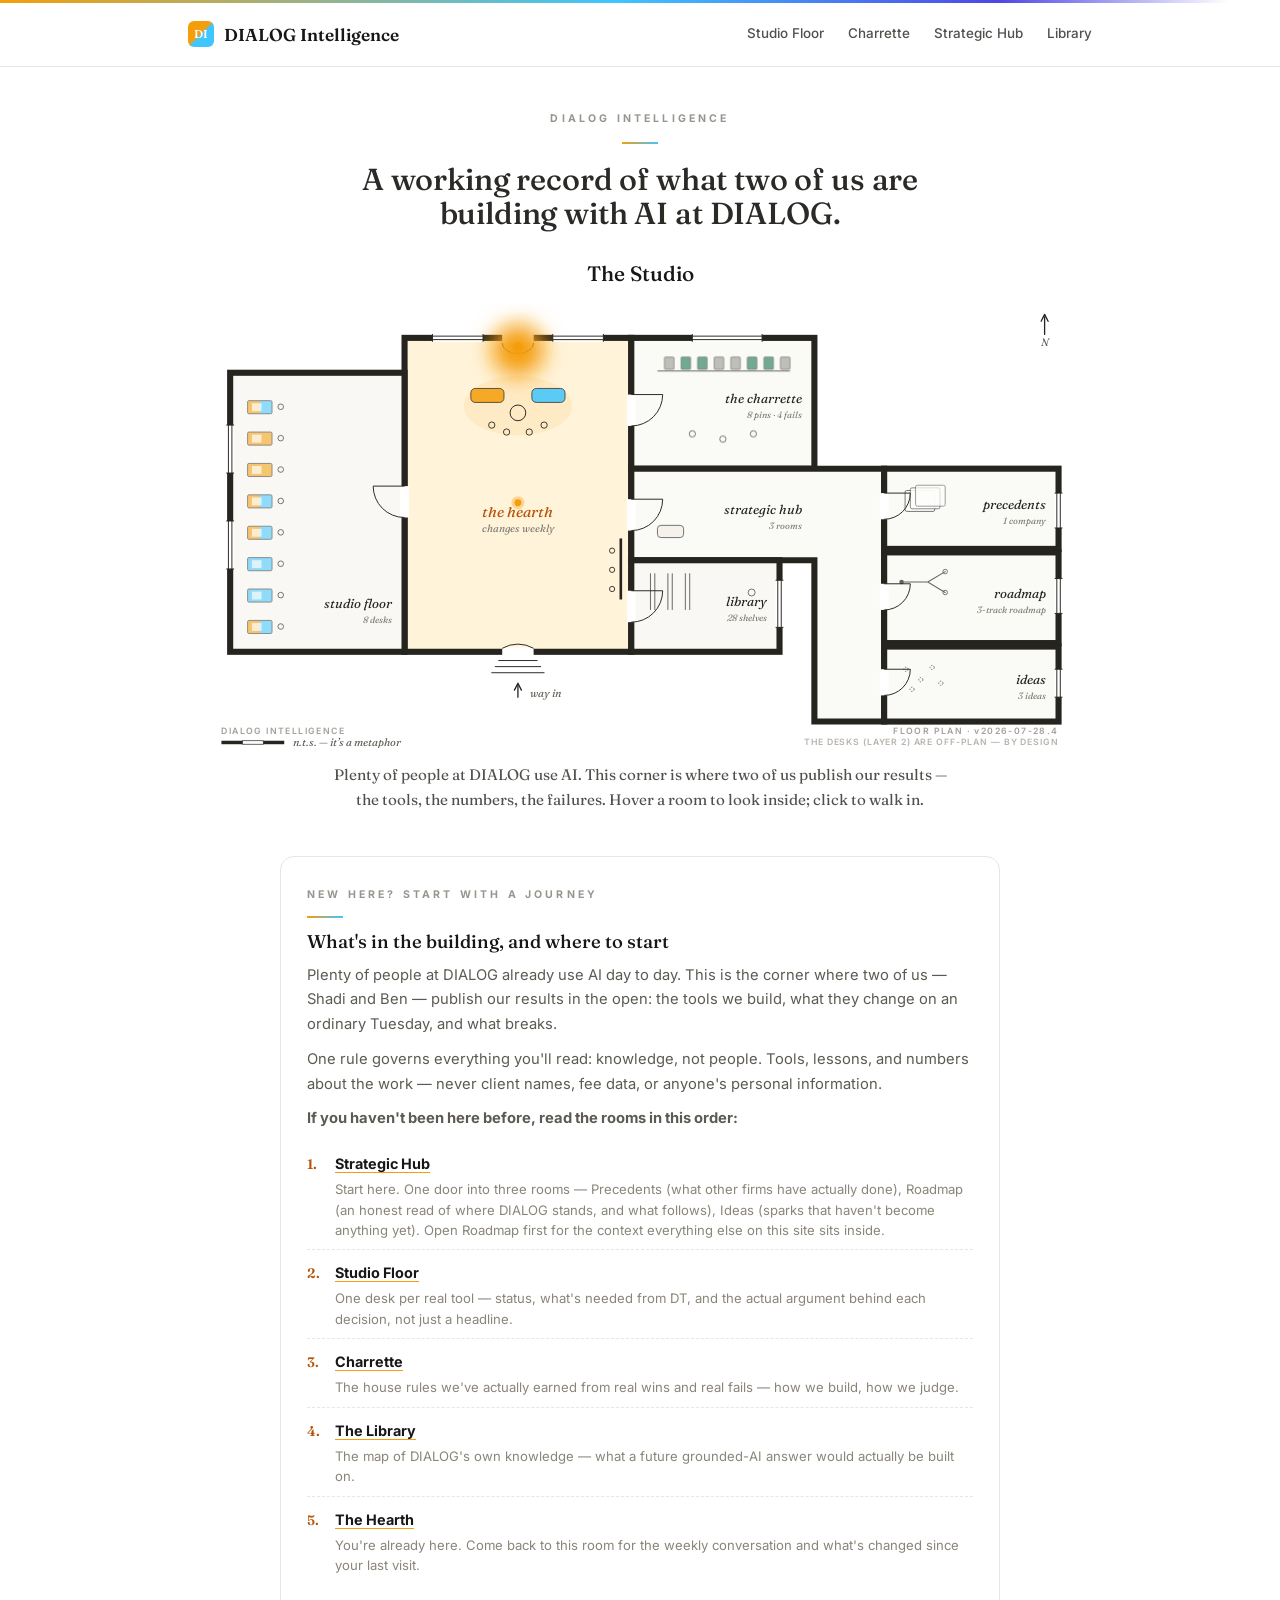
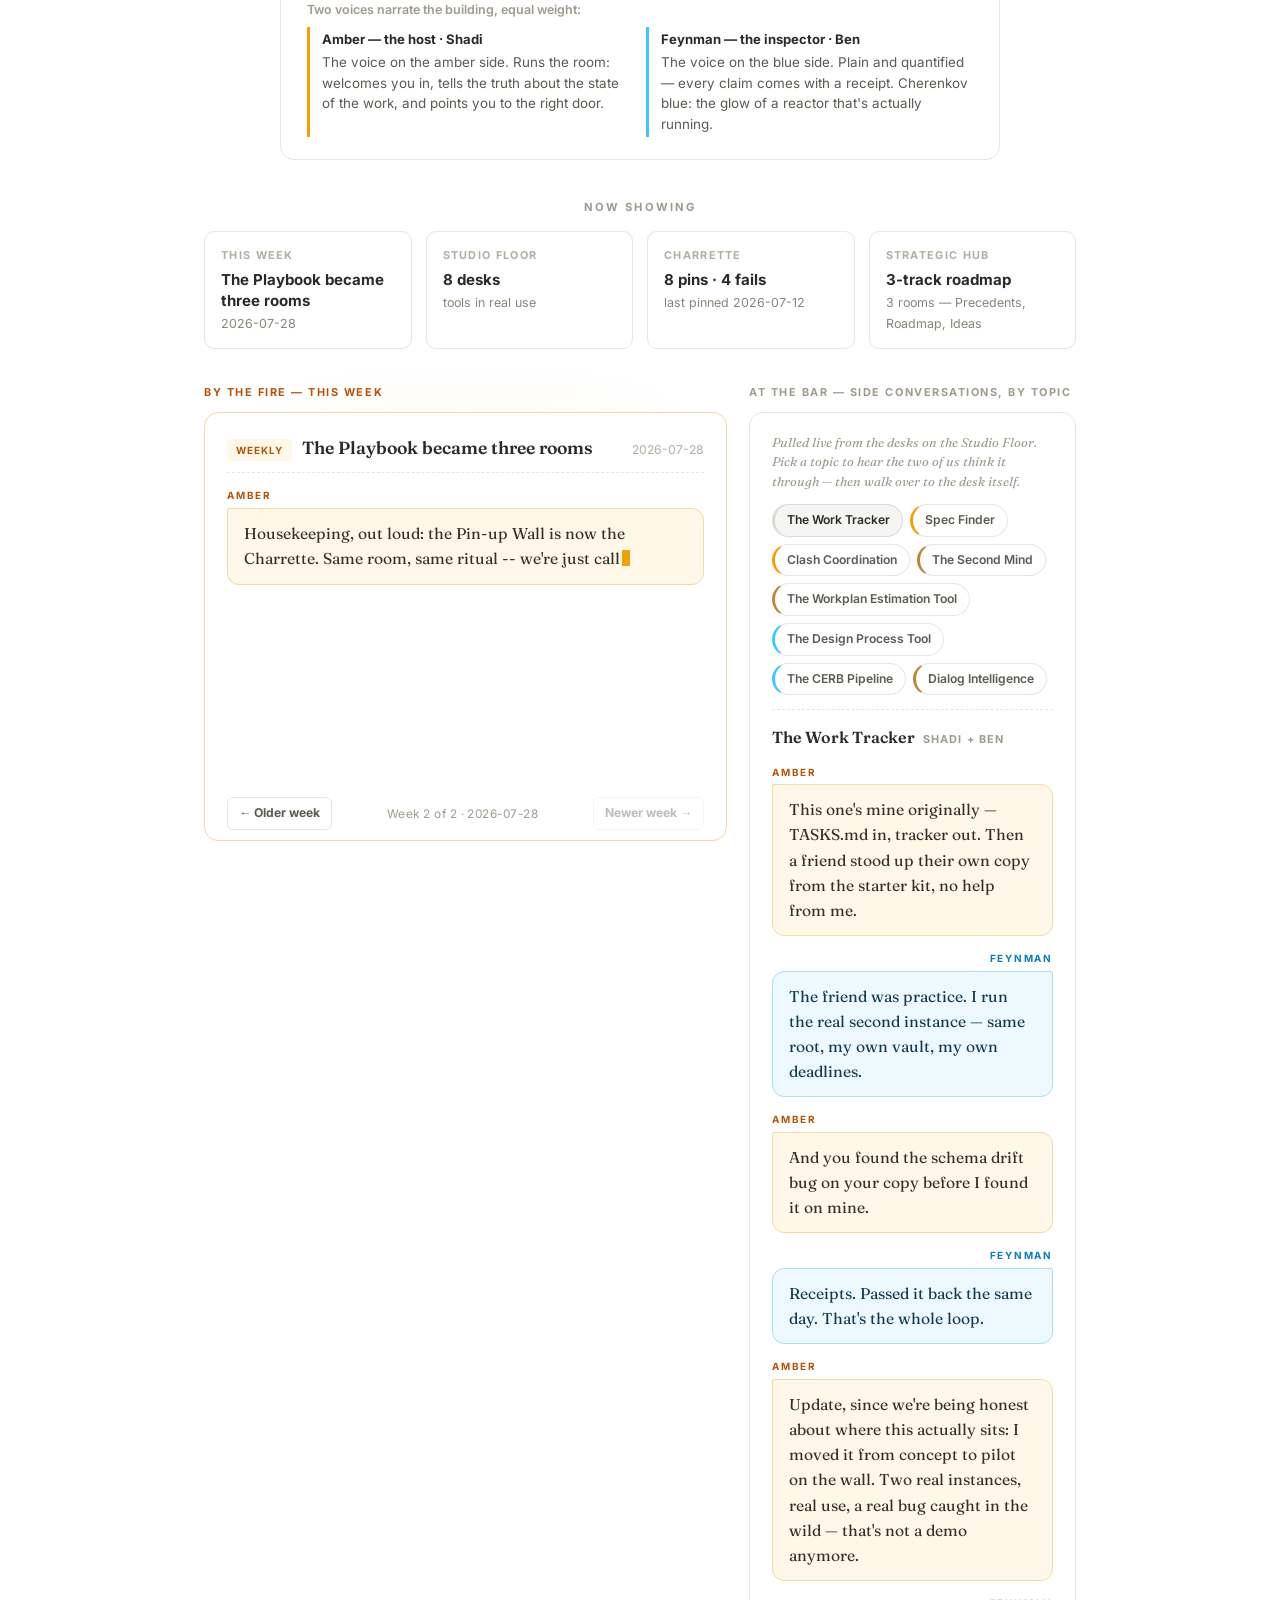
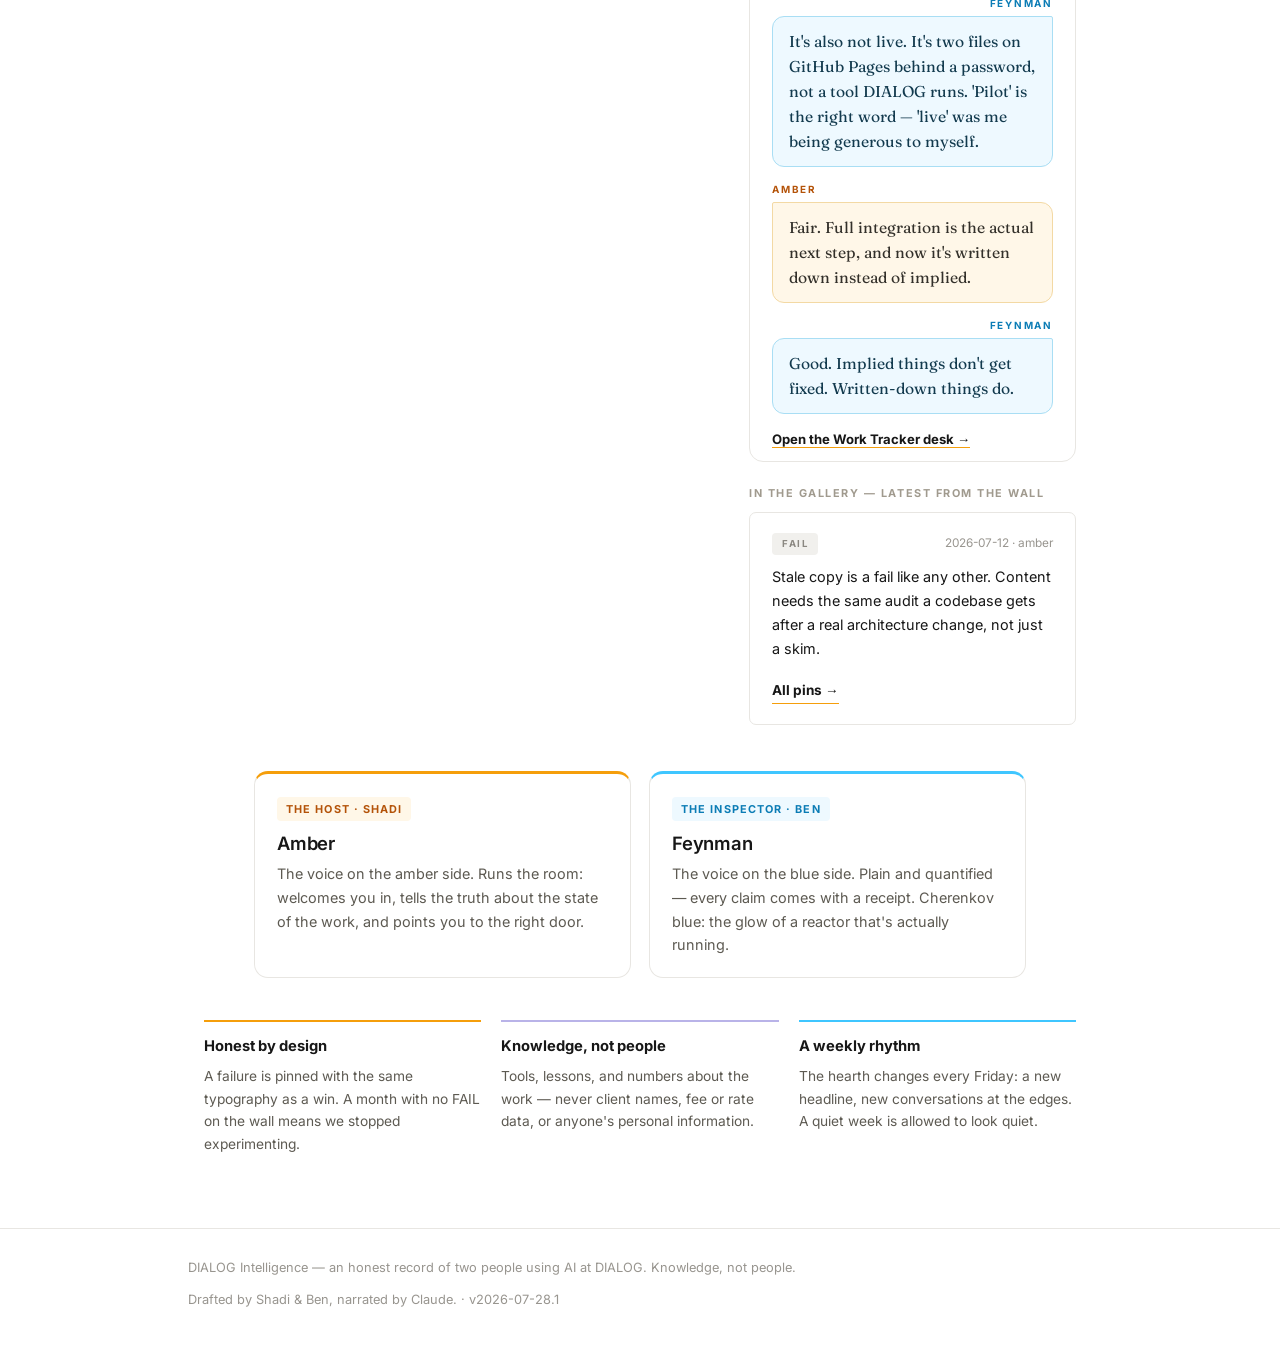
<file: index.html>
<!DOCTYPE html>
<!-- The Hearth — front of house of DIALOG Intelligence. The plan introduces the building;
     the fire holds this week's conversation and can page back through older weeks; the bar
     holds the real per-topic side-talk pulled live from the desks; the gallery shows the
     latest pin. A short intro up top orients anyone arriving for the first time.
     The Boardroom (presentation mode) was retired 2026-07-24 — DT reviews the real Studio
     Floor now, not a separate pitch page; a second hand-authored surface just meant two
     things to keep honest instead of one. -->
<html lang="en">
<head>
<meta charset="UTF-8">
<meta name="viewport" content="width=device-width, initial-scale=1.0">
<title>DIALOG Intelligence — The Hearth</title>
<link rel="stylesheet" href="assets/style.css">
<style>
  .hero{padding:36px 0 8px;}
  .hero h1{font-size:1.9rem;max-width:32ch;margin:0 auto;color:#2b2a27;}
  .plan-title{font-family:var(--serif);font-weight:500;font-size:1.3rem;color:#171717;margin:30px 0 -10px;}

  /* the intro — orient a first-time visitor before the fire starts talking */
  .intro{max-width:720px;margin:30px auto 0;padding:22px 26px;border:1px solid var(--line);border-radius:14px;background:var(--card);}
  .intro .eyebrow{margin-bottom:12px;}
  .intro .eyebrow::after{margin:12px 0 0;}
  .intro h2{font-size:1.15rem;margin:0 0 10px;}
  .intro p{font-size:.92rem;line-height:1.68;color:#5d5a52;margin:0 0 10px;}
  .intro p:last-of-type{margin-bottom:0;}
  .intro .who-note{font-size:.78rem;color:#a09a8e;margin:16px 0 8px;font-weight:600;}
  .intro-voices{display:grid;grid-template-columns:1fr 1fr;gap:12px;margin-top:6px;}
  @media(max-width:560px){.intro-voices{grid-template-columns:1fr;}}
  .intro-voice{border-left:3px solid var(--line);padding:2px 0 2px 12px;font-size:.84rem;line-height:1.55;color:#5d5a52;}
  .intro-voice.amber{border-left-color:var(--amber);}
  .intro-voice.ben{border-left-color:var(--cheren);}
  .intro-voice b{display:block;color:#2b2a27;font-size:.82rem;margin-bottom:2px;}

  .intro-journey-label{font-size:.78rem;font-weight:700;color:#b45309;margin:18px 0 10px;}
  .intro-journey{margin:0;padding:0;list-style:none;counter-reset:journey;}
  .intro-journey-item{display:flex;gap:12px;align-items:baseline;padding:9px 0;border-top:1px dashed var(--line);}
  .intro-journey-item:first-child{border-top:none;}
  .intro-journey-n{flex:0 0 auto;font-family:var(--serif);font-weight:700;font-size:.86rem;color:#b45309;width:16px;}
  .intro-journey-body{flex:1;min-width:0;}
  .intro-journey-body a{font-weight:700;font-size:.9rem;}
  .intro-journey-why{display:block;font-size:.82rem;color:#8a8579;line-height:1.55;margin-top:2px;}

  /* since your last visit */
  .since{max-width:640px;margin:18px auto 0;text-align:center;font-size:.85rem;color:#8a8579;}
  .since b{color:#b45309;font-weight:700;}

  /* now-showing panel */
  .now-label{font-size:.7rem;font-weight:700;letter-spacing:.18em;text-transform:uppercase;color:#a09a8e;text-align:center;margin:38px 0 14px;}
  .now{max-width:920px;margin:0 auto;padding:0 24px;display:grid;grid-template-columns:repeat(4,1fr);gap:14px;}
  @media(max-width:760px){.now{grid-template-columns:repeat(2,1fr);}}
  .now a{border-bottom:none;}
  .now .tile{background:var(--card);border:1px solid var(--line);border-radius:10px;padding:14px 16px;height:100%;transition:border-color .15s, box-shadow .15s;}
  .now a:hover .tile{border-color:var(--amber-line);box-shadow:0 6px 18px rgba(245,158,11,.10);}
  .now .k{display:block;font-size:.68rem;font-weight:800;letter-spacing:.12em;text-transform:uppercase;color:#b3aea2;margin-bottom:4px;}
  .now .v{display:block;font-weight:700;color:#2b2a27;font-size:.94rem;line-height:1.4;}
  .now .s{display:block;font-size:.78rem;color:#8a8579;margin-top:2px;}

  /* the staged room */
  .room{max-width:920px;margin:34px auto 0;padding:0 24px;display:grid;grid-template-columns:1.6fr 1fr;gap:22px;align-items:start;}
  @media(max-width:820px){.room{grid-template-columns:1fr;}}
  .spot-label{font-size:.68rem;font-weight:800;letter-spacing:.14em;text-transform:uppercase;color:#b45309;margin:0 0 10px;}
  .edge .spot-label{color:#a09a8e;}
  .spot{border-radius:14px;border:1px solid var(--line);background:var(--card);padding:20px 22px 10px;}
  .spot.quiet{padding:18px 20px;font-size:.9rem;color:#8a8579;font-style:italic;line-height:1.65;border-style:dashed;background:transparent;font-family:var(--serif);}
  .edge > div + div{margin-top:22px;}

  /* the fire: glows by freshness — dim embers mean we haven't fed it */
  .fire-wrap{position:relative;}
  .fire-wrap::before{content:"";position:absolute;inset:-16px;border-radius:26px;z-index:0;
    background:radial-gradient(65% 75% at 50% 20%, rgba(245,158,11,.5), transparent 70%);
    filter:blur(26px);opacity:calc(var(--glow,1)*.45);animation:breathe 7s ease-in-out infinite;}
  @keyframes breathe{50%{opacity:calc(var(--glow,1)*.8);}}
  .spot.fire{position:relative;z-index:1;border-color:var(--amber-line);background:#ffffff;}
  .spot-head{display:flex;align-items:baseline;gap:10px;flex-wrap:wrap;margin-bottom:14px;padding-bottom:10px;border-bottom:1px dashed var(--line);}
  .spot-head .t-topic{font-family:var(--serif);font-weight:600;font-size:1.1rem;color:#2b2a27;}
  .spot-head .t-date{font-size:.76rem;color:#b3aea2;margin-left:auto;}
  .t-tag{font-size:.62rem;font-weight:800;letter-spacing:.1em;text-transform:uppercase;padding:3px 9px;border-radius:4px;}
  .t-tag.weekly{background:var(--amber-wash);color:#b45309;}
  .t-tag.intro{background:linear-gradient(90deg,var(--amber-wash),var(--cheren-wash));color:#5d5a52;}
  .fire-handoff{margin:6px 0 12px;opacity:0;transition:opacity .8s;}
  .fire-handoff.on{opacity:1;}
  .fire-handoff a{font-weight:700;font-size:.92rem;}

  /* week switcher — page back through older weeks */
  .fire-nav{display:flex;align-items:center;gap:10px;margin:12px 0 0;font-size:.78rem;color:#8a8579;}
  .fire-nav button{font:inherit;font-size:.76rem;font-weight:700;color:#5d5a52;background:var(--card);border:1px solid var(--line);border-radius:6px;padding:5px 11px;cursor:pointer;transition:border-color .15s,color .15s;}
  .fire-nav button:hover:not(:disabled){border-color:var(--amber-line);color:#b45309;}
  .fire-nav button:disabled{opacity:.4;cursor:default;}
  .fire-nav .fire-index{margin:0 auto;font-size:.74rem;color:#a09a8e;letter-spacing:.04em;}

  .gallery-link{display:inline-block;margin-top:12px;font-size:.85rem;font-weight:700;}

  /* the bar — real per-topic side conversations, pulled from the desks */
  .bar-note{font-size:.8rem;color:#a09a8e;font-style:italic;line-height:1.55;margin:0 0 12px;font-family:var(--serif);}
  .bar-topics{display:flex;flex-wrap:wrap;gap:7px;margin:0 0 14px;}
  .bar-chip{font:inherit;font-size:.76rem;font-weight:600;color:#5d5a52;background:var(--card);border:1px solid var(--line);border-radius:999px;padding:5px 12px;cursor:pointer;transition:border-color .15s,color .15s,background .15s;border-left-width:3px;}
  .bar-chip.amber{border-left-color:var(--amber);}
  .bar-chip.cherenkov{border-left-color:var(--cheren);}
  .bar-chip.shared{border-left-color:#b9863a;}
  .bar-chip:hover{color:#2b2a27;}
  .bar-chip.on{background:var(--wash);color:#2b2a27;border-color:#dcdad5;}
  .bar-thread{border-top:1px dashed var(--line);padding-top:14px;}
  .bar-thread .bt-head{display:flex;align-items:baseline;gap:8px;flex-wrap:wrap;margin-bottom:12px;}
  .bar-thread .bt-name{font-family:var(--serif);font-weight:600;font-size:1rem;color:#2b2a27;}
  .bar-thread .bt-owner{font-size:.68rem;font-weight:700;letter-spacing:.1em;text-transform:uppercase;color:#a09a8e;}
  .bar-thread .bt-link{margin:6px 0 0;font-size:.82rem;font-weight:700;}
  .bar-thread .say{opacity:1;transform:none;}

  /* voices, equal weight */
  .voices{max-width:820px;margin:46px auto 0;padding:0 24px;display:grid;grid-template-columns:1fr 1fr;gap:18px;}
  @media(max-width:640px){.voices{grid-template-columns:1fr;}}
  .voice{border-radius:14px;padding:20px 22px;background:var(--card);border:1px solid var(--line);border-top-width:3px;}
  .voice.occupied{border-top-color:var(--amber);}
  .voice.occupied-ben{border-top-color:var(--cheren);}
  .voice .vtag{display:inline-block;font-size:.68rem;font-weight:700;letter-spacing:.1em;text-transform:uppercase;padding:3px 9px;border-radius:4px;margin-bottom:10px;}
  .voice.occupied .vtag{background:var(--amber-wash);color:#b45309;}
  .voice.occupied-ben .vtag{background:var(--cheren-wash);color:#0b7cb5;}
  .voice h3{margin:0 0 6px;}
  .voice p{font-size:.9rem;line-height:1.65;margin:0;color:#5d5a52;}

  /* house rules: amber · indigo · cherenkov */
  .rules{max-width:920px;margin:42px auto 0;padding:0 24px;display:grid;grid-template-columns:repeat(3,1fr);gap:20px;}
  @media(max-width:760px){.rules{grid-template-columns:1fr;}}
  .rule{border-top:2px solid var(--amber);padding-top:12px;}
  .rule:nth-child(2){border-top-color:#b9b3e8;}
  .rule:nth-child(3){border-top-color:var(--cheren);}
  .rule h4{margin:0 0 6px;font-size:.92rem;}
  .rule p{font-size:.86rem;color:#5d5a52;line-height:1.65;margin:0;}

  @media (prefers-reduced-motion: reduce){.fire-wrap::before{animation:none;}.fire-handoff{transition:none;opacity:1;}}
</style>
</head>
<body>

<div class="hairline"></div>

<nav class="site-nav">
  <div class="nav-inner">
    <a href="index.html" class="nav-logo"><span class="mark">DI</span> DIALOG Intelligence</a>
    <div class="nav-links">
      <a href="studio.html">Studio Floor</a>
      <a href="pinup.html">Charrette</a>
      <a href="modelshop.html">Strategic Hub</a>
      <a href="library.html">Library</a>
    </div>
  </div>
</nav>

<header class="hero">
  <div class="container" style="text-align:center;">
    <span class="eyebrow" id="heroEyebrow"></span>
    <h1 id="heroH1"></h1>
    <h2 class="plan-title" id="planTitle">The Studio</h2>
    <p class="lead" id="heroLead" style="display:none;max-width:56ch;margin:10px auto 0;"></p>
    <div id="floorplanMount"></div>
    <div class="since" id="sinceLine" style="display:none;"></div>
  </div>
</header>

<div class="container" id="introMount"></div>

<div class="now-label" id="nowLabel">Now showing</div>
<div class="now" id="nowPanel"></div>
<div id="hearthMain">
  <div class="room">
    <div>
      <p class="spot-label" id="fireLabel"></p>
      <div class="fire-wrap" id="fireWrap">
        <div class="spot fire">
          <div class="spot-head" id="fireHead"></div>
          <div id="fireBody"></div>
          <p class="fire-handoff" id="fireHandoff"></p>
          <div class="fire-nav" id="fireNav"></div>
        </div>
      </div>
    </div>
    <div class="edge">
      <div>
        <p class="spot-label" id="barLabel"></p>
        <div class="spot" id="barBody"></div>
      </div>
      <div>
        <p class="spot-label" id="galleryLabel"></p>
        <div id="galleryMount"></div>
      </div>
    </div>
  </div>

  <div class="voices" id="voicesMount"></div>

  <div class="rules" id="rulesMount"></div>
</div>

<footer class="site-footer">
  <div class="container">
    <span id="footerLine"></span>
    <span>Drafted by Shadi &amp; Ben, narrated by Claude. &middot; <span id="verLine"></span></span>
  </div>
</footer>

<script src="assets/floorplan.js"></script>
<script src="assets/rooms-payload.js"></script>
<script src="assets/hearth-payload.js"></script>
<script>
(function(){
var C = window.HEARTH_PAYLOAD, R = window.ROOMS_PAYLOAD || {};
var reduced = window.matchMedia && window.matchMedia('(prefers-reduced-motion: reduce)').matches;
var weeks = C.weeks && C.weeks.length ? C.weeks : [C.spots.fire];

function slugify(s){ return String(s).toLowerCase().replace(/[^a-z0-9]+/g,"-").replace(/^-+|-+$/g,""); }

function typeInto(el, txt, cb){
  if (reduced){ el.textContent = txt; if (cb) cb(); return; }
  var caret = document.createElement('span'); caret.className = 'caret'; el.appendChild(caret);
  var i = 0;
  (function tick(){
    if (el.__finish){ el.textContent = txt; if (cb) cb(); return; }
    if (i < txt.length){
      el.insertBefore(document.createTextNode(txt.charAt(i)), caret); i++;
      setTimeout(tick, txt.charAt(i-1) === '.' ? 65 : 14);
    } else { caret.remove(); if (cb) setTimeout(cb, 420); }
  })();
}

document.getElementById("footerLine").textContent = C.footer;
document.getElementById("verLine").textContent = "v" + C.version;
if (window.renderFloorplan) window.renderFloorplan(document.getElementById("floorplanMount"), "hearth");

/* ---- data pulled from the building ---- */
var pins = (R.pinup && R.pinup.pins) || [];
var fails = pins.filter(function(p){ return p.stamp === "FAIL"; }).length;
var desks = (R.studio && R.studio.desks && R.studio.desks.length) || 0;
var roadmapSteps = (function(){
  var rm = R.roadmap && R.roadmap.map;
  if (!rm) return 0;
  return (rm.branches || []).length;
})();

/* ---- the intro — orient a first-time visitor ---- */
(function(){
  var intro = C.intro; if (!intro) return;
  var box = document.createElement("div"); box.className = "intro";
  var html = '<span class="eyebrow"></span><h2></h2>';
  (intro.body || []).forEach(function(){ html += '<p></p>'; });
  box.innerHTML = html;
  box.querySelector(".eyebrow").textContent = intro.eyebrow || "";
  box.querySelector("h2").textContent = intro.title || "";
  var ps = box.querySelectorAll("p");
  (intro.body || []).forEach(function(t, i){ ps[i].textContent = t; });

  if (intro.journey && intro.journey.length){
    var jLabel = document.createElement("p"); jLabel.className = "intro-journey-label";
    jLabel.textContent = intro.journeyLabel || "Read the rooms in this order:";
    box.appendChild(jLabel);
    var jList = document.createElement("ol"); jList.className = "intro-journey";
    intro.journey.forEach(function(step){
      var li = document.createElement("li"); li.className = "intro-journey-item";
      var n = document.createElement("span"); n.className = "intro-journey-n"; n.textContent = step.n + ".";
      var body = document.createElement("span"); body.className = "intro-journey-body";
      var a = document.createElement("a"); a.href = step.href; a.textContent = step.room;
      var why = document.createElement("span"); why.className = "intro-journey-why"; why.textContent = step.why;
      body.appendChild(a); body.appendChild(why);
      li.appendChild(n); li.appendChild(body);
      jList.appendChild(li);
    });
    box.appendChild(jList);
  }

  if (C.voices && C.voices.length){
    var note = document.createElement("p"); note.className = "who-note";
    note.textContent = intro.voicesNote || "Two voices narrate the building:";
    box.appendChild(note);
    var vwrap = document.createElement("div"); vwrap.className = "intro-voices";
    C.voices.forEach(function(v){
      var cls = v.state === "occupied-ben" ? "ben" : "amber";
      var d = document.createElement("div"); d.className = "intro-voice " + cls;
      d.innerHTML = '<b></b><span></span>';
      d.querySelector("b").textContent = v.name + " — " + v.tag;
      d.querySelector("span").textContent = v.desc;
      vwrap.appendChild(d);
    });
    box.appendChild(vwrap);
  }
  document.getElementById("introMount").appendChild(box);
})();

/* ---- since your last visit (remembered locally, diffed honestly) ---- */
var KEY = "di-visit";
var prev = null; try { prev = JSON.parse(localStorage.getItem(KEY) || "null"); } catch(e){}
try { localStorage.setItem(KEY, JSON.stringify({ date: weeks[0].date, pins: pins.length })); } catch(e){}
if (prev){
  var bits = [];
  if (prev.date !== weeks[0].date) bits.push("a new headline by the fire");
  if (pins.length > (prev.pins || 0)) bits.push((pins.length - prev.pins) + " new pin" + (pins.length - prev.pins > 1 ? "s" : "") + " on the wall");
  var s = document.getElementById("sinceLine");
  s.style.display = "";
  s.innerHTML = bits.length
    ? "Since your last visit: <b>" + bits.join("</b> · <b>") + "</b>"
    : "Nothing new since your last visit — an honest quiet.";
}

document.getElementById("heroEyebrow").textContent = C.hero.eyebrow;
document.getElementById("heroH1").textContent = C.hero.line;

/* ---- the fire glows by freshness (based on the newest week) ---- */
(function(){
  var m = /^(\d{4})-(\d{2})-(\d{2})/.exec(weeks[0].date || "");
  var glow = 0.25;
  if (m){
    var age = (Date.now() - new Date(+m[1], +m[2]-1, +m[3]).getTime()) / 86400000;
    glow = Math.max(0.2, Math.min(1, 1 - age / 21));
  }
  document.getElementById("fireWrap").style.setProperty("--glow", glow.toFixed(2));
})();

/* ---- now-showing panel ---- */
var tiles = [
  { k: "This week", v: weeks[0].topic, s: weeks[0].date, href: "#fireLabel" },
  { k: "Studio floor", v: desks + " desks", s: "tools in real use", href: "studio.html" },
  { k: "Charrette", v: pins.length + " pins · " + fails + " fails", s: "last pinned " + ((R.pinup && R.pinup.lastPinned) || "—"), href: "pinup.html" },
  { k: "Strategic Hub", v: roadmapSteps + "-track roadmap", s: "3 rooms — Precedents, Roadmap, Ideas", href: "modelshop.html" }
];
var now = document.getElementById("nowPanel");
tiles.forEach(function(t){
  var a = document.createElement("a"); a.href = t.href;
  a.innerHTML = '<div class="tile"><span class="k"></span><span class="v"></span><span class="s"></span></div>';
  a.querySelector(".k").textContent = t.k;
  a.querySelector(".v").textContent = t.v;
  a.querySelector(".s").textContent = t.s;
  now.appendChild(a);
});

/* ---- the fire: a week at a time, with a switcher to page back ---- */
function whoLabel(w){ return w === "amber" ? "AMBER" : "FEYNMAN"; }
function line(body, l){
  var wrap = document.createElement("div");
  wrap.className = "say " + (l.who === "amber" ? "amber" : "ben");
  wrap.innerHTML = '<span class="who"></span><div class="bubble"></div>';
  wrap.querySelector(".who").textContent = whoLabel(l.who);
  body.appendChild(wrap);
  return { wrap: wrap, bubble: wrap.querySelector(".bubble"), t: l.t };
}

var fireLabelEl = document.getElementById("fireLabel");
var fireHeadEl = document.getElementById("fireHead");
var fireBodyEl = document.getElementById("fireBody");
var fireHandoffEl = document.getElementById("fireHandoff");
var fireNavEl = document.getElementById("fireNav");
var curWeek = 0;

function renderWeek(idx, animate){
  var fire = weeks[idx];
  fireLabelEl.textContent = idx === 0 ? (fire.label || "By the fire — this week") : "By the fire — an earlier week";
  fireHeadEl.innerHTML = '<span class="t-tag ' + (fire.tag || "weekly") + '"></span><span class="t-topic"></span><span class="t-date"></span>';
  fireHeadEl.querySelector(".t-tag").textContent = fire.tag || "weekly";
  fireHeadEl.querySelector(".t-topic").textContent = fire.topic;
  fireHeadEl.querySelector(".t-date").textContent = fire.date;
  fireBodyEl.innerHTML = "";
  fireHandoffEl.className = "fire-handoff"; fireHandoffEl.innerHTML = "";

  var items = (fire.lines || []).map(function(l){ return line(fireBodyEl, l); });
  function showHandoff(){
    if (fire.handoff){
      fireHandoffEl.innerHTML = '<a href="' + fire.handoff.href + '">' + fire.handoff.t + '</a>';
      requestAnimationFrame(function(){ fireHandoffEl.classList.add("on"); });
    }
  }
  if (animate && !reduced){
    var fi = 0;
    (function typeNext(){
      if (fi >= items.length){ showHandoff(); return; }
      var it = items[fi++];
      requestAnimationFrame(function(){ it.wrap.classList.add("on"); });
      it.bubble.addEventListener("click", function(){ it.bubble.__finish = true; });
      typeInto(it.bubble, it.t, typeNext);
    })();
  } else {
    items.forEach(function(it){ it.wrap.classList.add("on"); it.bubble.textContent = it.t; });
    showHandoff();
  }
  renderFireNav();
}

function renderFireNav(){
  if (weeks.length <= 1){
    fireNavEl.innerHTML = '<span class="fire-index">The record starts here — new weeks land every Friday.</span>';
    return;
  }
  fireNavEl.innerHTML =
    '<button id="olderBtn">&larr; Older week</button>' +
    '<span class="fire-index">Week ' + (weeks.length - curWeek) + ' of ' + weeks.length + ' · ' + weeks[curWeek].date + '</span>' +
    '<button id="newerBtn">Newer week &rarr;</button>';
  var older = document.getElementById("olderBtn"), newer = document.getElementById("newerBtn");
  older.disabled = curWeek >= weeks.length - 1;
  newer.disabled = curWeek <= 0;
  older.addEventListener("click", function(){ if (curWeek < weeks.length - 1){ curWeek++; renderWeek(curWeek, false); } });
  newer.addEventListener("click", function(){ if (curWeek > 0){ curWeek--; renderWeek(curWeek, false); } });
}

renderWeek(0, true);

/* ---- the bar: real side conversations, one per topic, pulled from the desks ---- */
(function(){
  document.getElementById("barLabel").textContent = (C.spots.bar && C.spots.bar.label) || "At the bar";
  var barBody = document.getElementById("barBody");
  var studioDesks = (R.studio && R.studio.desks) || [];
  var topics = studioDesks.filter(function(d){ return d.script && d.script.length; }).map(function(d){
    return { name: d.name, owner: d.owner || "amber", slug: slugify(d.name), script: d.script };
  });

  if (!topics.length){
    barBody.className = "spot quiet";
    barBody.textContent = (C.spots.bar && C.spots.bar.quiet) || "Quiet this week.";
    return;
  }

  if (C.spots.bar && C.spots.bar.note){
    var note = document.createElement("p"); note.className = "bar-note";
    note.textContent = C.spots.bar.note; barBody.appendChild(note);
  }
  var chipRow = document.createElement("div"); chipRow.className = "bar-topics";
  var thread = document.createElement("div"); thread.className = "bar-thread";
  barBody.appendChild(chipRow); barBody.appendChild(thread);

  function ownerClass(o){ return o === "cherenkov" ? "cherenkov" : o === "shared" ? "shared" : "amber"; }

  function renderThread(t){
    thread.innerHTML = "";
    var head = document.createElement("div"); head.className = "bt-head";
    head.innerHTML = '<span class="bt-name"></span><span class="bt-owner"></span>';
    head.querySelector(".bt-name").textContent = t.name;
    head.querySelector(".bt-owner").textContent =
      t.owner === "shared" ? "Shadi + Ben" : t.owner === "cherenkov" ? "Ben's desk" : "Shadi's desk";
    thread.appendChild(head);
    t.script.forEach(function(l){
      var row = document.createElement("div");
      row.className = "say on " + (l.who === "amber" ? "amber" : "ben");
      row.innerHTML = '<span class="who"></span><div class="bubble"></div>';
      row.querySelector(".who").textContent = whoLabel(l.who);
      row.querySelector(".bubble").textContent = l.t;
      thread.appendChild(row);
    });
    var link = document.createElement("p"); link.className = "bt-link";
    link.innerHTML = '<a href="studio.html#' + t.slug + '">Open the ' + t.name.replace(/^The\s+/i,"") + ' desk &rarr;</a>';
    thread.appendChild(link);
  }

  topics.forEach(function(t, i){
    var b = document.createElement("button");
    b.className = "bar-chip " + ownerClass(t.owner) + (i === 0 ? " on" : "");
    b.textContent = t.name;
    b.addEventListener("click", function(){
      chipRow.querySelectorAll(".bar-chip").forEach(function(c){ c.classList.remove("on"); });
      b.classList.add("on"); renderThread(t);
    });
    chipRow.appendChild(b);
  });
  renderThread(topics[0]);
})();

/* ---- the gallery: latest pin ---- */
document.getElementById("galleryLabel").textContent = C.spots.gallery.label;
var g = document.getElementById("galleryMount");
if (pins.length){
  var p = pins[pins.length - 1];
  var d = document.createElement("div"); d.className = "pin-card";
  d.innerHTML = '<div class="pin-head"><span class="stamp"></span><span class="pin-date"></span></div><p class="pin-row verdict"></p><a class="gallery-link"></a>';
  d.querySelector(".stamp").textContent = p.stamp;
  d.querySelector(".stamp").className = "stamp " + p.stamp;
  d.querySelector(".pin-date").textContent = p.date;
  d.querySelector(".verdict").textContent = p.verdict;
  var gl = d.querySelector(".gallery-link");
  gl.href = C.spots.gallery.handoff.href; gl.textContent = C.spots.gallery.handoff.t;
  g.appendChild(d);
}

/* ---- voices & rules ---- */
var vm = document.getElementById("voicesMount");
C.voices.forEach(function(v){
  var d = document.createElement("div"); d.className = "voice " + v.state;
  d.innerHTML = '<span class="vtag"></span><h3></h3><p></p>';
  d.querySelector(".vtag").textContent = v.tag;
  d.querySelector("h3").textContent = v.name;
  d.querySelector("p").textContent = v.desc;
  vm.appendChild(d);
});
var rm = document.getElementById("rulesMount");
C.rules.forEach(function(r){
  var d = document.createElement("div"); d.className = "rule";
  d.innerHTML = '<h4></h4><p></p>';
  d.querySelector("h4").textContent = r.h;
  d.querySelector("p").textContent = r.t;
  rm.appendChild(d);
});
})();
</script>

</body>
</html>
</file>
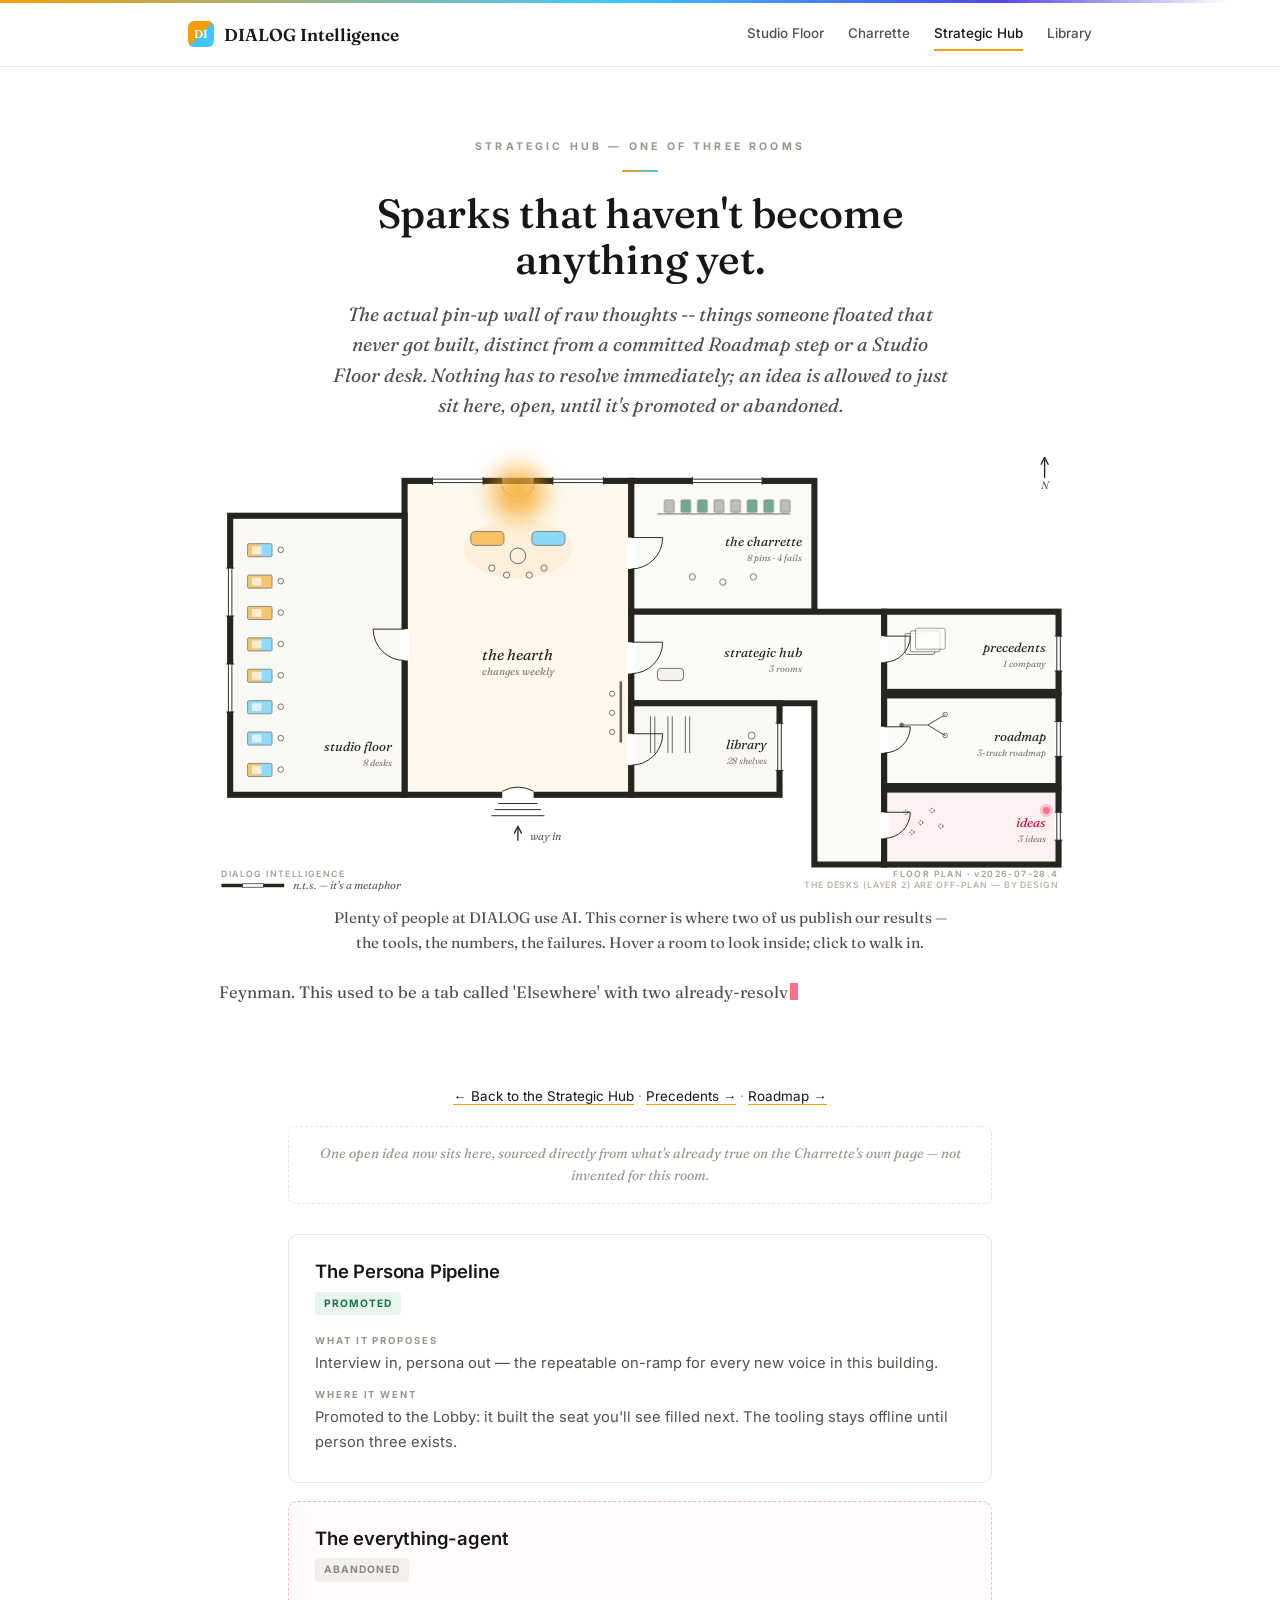
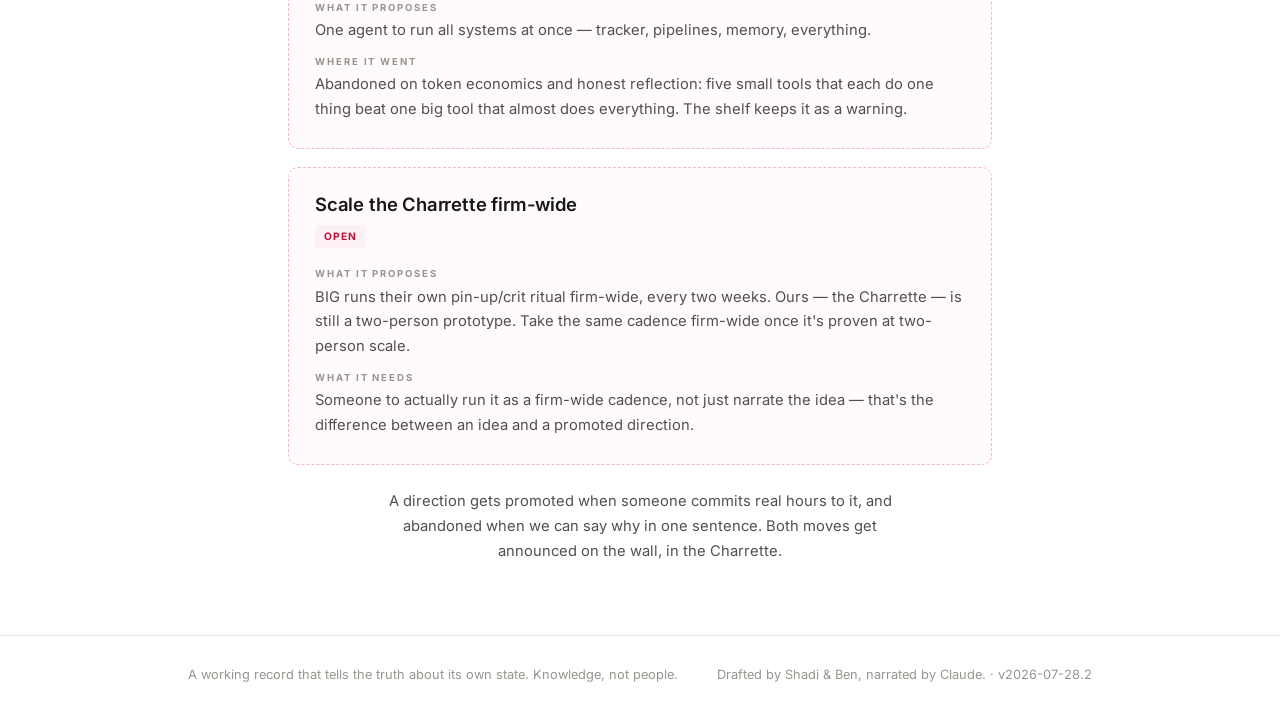
<file: ideas.html>
<!DOCTYPE html>
<!-- Ideas -- new room, split out of the old Playbook 2026-07-28. This is the actual
     pin-up wall of raw thoughts -- things someone floated that never got built -- distinct
     from a committed Roadmap step or a Studio Floor desk, and distinct from the Charrette
     (which is house rules, not sparks). Real content as of the same day's second pass:
     a genuine "open" idea added, sourced directly from the Charrette's own existing copy
     (BIG runs its crit ritual firm-wide; ours is still two people) rather than invented for
     this room. Rose, its own accent -- distinct from Precedents' teal and Roadmap's violet.
     Narrated by Feynman. -->
<html lang="en">
<head>
<meta charset="UTF-8">
<meta name="viewport" content="width=device-width, initial-scale=1.0">
<title>DIALOG Intelligence — Ideas</title>
<link rel="stylesheet" href="assets/style.css">
<style>
  .nar-caret{background:#fb7185 !important;}
  .nar-pop{border-left-color:#fb7185 !important;background:#fdf1f3 !important;}
  .shop{max-width:760px;margin:26px auto 0;padding:0 28px;}
  .shop-meta{text-align:center;font-size:.84rem;color:var(--ink-faint);margin:0 0 18px;}
  .section-lead{font-size:.92rem;line-height:1.68;color:var(--ink-soft);text-align:center;max-width:60ch;margin:0 auto 26px;}

  .open-note{border:1px dashed var(--line);border-radius:var(--radius-sm);padding:16px 18px;margin:0 0 30px;font-size:.86rem;line-height:1.6;color:var(--ink-faint);text-align:center;font-style:italic;font-family:var(--serif);}

  .model{background:var(--card);border:1px solid var(--line);border-radius:var(--radius);padding:24px 26px 16px;}
  .model + .model{margin-top:18px;}
  .model.dashed{border-style:dashed;border-color:#f3b8c2;background:#fffafb;}
  .model h3{margin-bottom:4px;}
  .model .m-meta{margin-bottom:12px;}
  .m-row{margin:0 0 11px;font-size:.92rem;line-height:1.68;color:var(--ink-soft);}
  .m-row b{display:block;font-size:.6rem;font-weight:700;letter-spacing:.2em;text-transform:uppercase;color:var(--ink-faint);margin-bottom:2px;}
  .tag.open{background:#fdf1f3;color:#be123c;}
</style>
</head>
<body>

<div class="hairline"></div>

<nav class="site-nav">
  <div class="nav-inner">
    <a href="index.html" class="nav-logo"><span class="mark">DI</span> DIALOG Intelligence</a>
    <div class="nav-links">
      <a href="studio.html">Studio Floor</a>
      <a href="pinup.html">Charrette</a>
      <a href="modelshop.html" class="active">Strategic Hub</a>
      <a href="library.html">Library</a>
    </div>
  </div>
</nav>

<header class="hero">
  <div class="container" style="text-align:center;">
    <span class="eyebrow">STRATEGIC HUB — ONE OF THREE ROOMS</span>
    <h1 id="pageH1">Ideas</h1>
    <p class="lead" id="pageLead" style="margin-left:auto;margin-right:auto;"></p>
    <div id="floorplanMount"></div>
  </div>
</header>

<div class="shop">
  <p class="shop-meta"><a href="modelshop.html">&larr; Back to the Strategic Hub</a> &middot; <a href="precedents.html">Precedents &rarr;</a> &middot; <a href="roadmap.html">Roadmap &rarr;</a></p>

  <div class="open-note" id="openNote"></div>
  <div id="modelsMount"></div>
  <p class="section-lead" id="otherNote" style="margin-top:24px;"></p>
</div>

<footer class="site-footer">
  <div class="container">
    <span>A working record that tells the truth about its own state. Knowledge, not people.</span>
    <span>Drafted by Shadi &amp; Ben, narrated by Claude. &middot; v2026-07-28.2</span>
  </div>
</footer>

<script>
window.NARRATOR = {
  page: "ideas",
  lines: [
    "Feynman. This used to be a tab called 'Elsewhere' with two already-resolved entries and nothing genuinely open. That was the tell that this room hadn't actually been visited yet.",
    "Fixed the same day: one real open idea now sits here, pulled straight from what the Charrette's own page already says about BIG running its crit ritual firm-wide. Not invented -- just finally given a home.",
    "The Persona Pipeline stays marked promoted -- it's done, we're implementing it. That's a fact, not a hope."
  ],
  revisit: "Ideas. Check for anything new sitting open.",
  poke: "Dashed border means nobody's committed hours yet. That's not a criticism."
};
</script>
<script src="assets/floorplan.js"></script>
<script src="assets/rooms-payload.js"></script>
<script>
window.renderFloorplan(document.getElementById("floorplanMount"), "ideas");

(function(){
  var I = (window.ROOMS_PAYLOAD && window.ROOMS_PAYLOAD.ideas) || {};
  if (I.h1) document.getElementById("pageH1").textContent = I.h1;
  if (I.lead) document.getElementById("pageLead").textContent = I.lead;
  document.getElementById("openNote").textContent = I.openNote || "";
  document.getElementById("otherNote").textContent = I.otherDirectionsNote || I.note || "";

  function el(tag, cls, html){ var e = document.createElement(tag); if (cls) e.className = cls; if (html !== undefined) e.innerHTML = html; return e; }

  function tagClass(s){
    s = (s || "").toLowerCase();
    if (s === "open") return "open";
    if (s.indexOf("progress") >= 0) return "amber";
    if (s.indexOf("promoted") >= 0) return "win";
    if (s.indexOf("dead") >= 0 || s.indexOf("retired") >= 0 || s.indexOf("abandoned") >= 0) return "fail";
    return "";
  }
  var LABELS = { proposes: "What it proposes", needs: "What it needs", why: "Where it went" };
  var models = I.models || [];
  var wrap = document.getElementById("modelsMount");
  if (!models.length){
    wrap.appendChild(el("p", "section-lead", "Nothing pinned here yet."));
  }
  models.forEach(function(m){
    var dashed = (m.status || "").toLowerCase() !== "promoted";
    var mEl = el("div", "model" + (dashed ? " dashed" : ""));
    var html = '<h3></h3><div class="m-meta"><span class="tag ' + tagClass(m.status) + '"></span></div>';
    ["proposes","needs","why"].forEach(function(k){
      if (m[k]) html += '<p class="m-row ' + k + '"><b>' + LABELS[k] + '</b><span></span></p>';
    });
    mEl.innerHTML = html;
    mEl.querySelector("h3").textContent = m.name;
    mEl.querySelector(".m-meta .tag").textContent = m.status || "";
    ["proposes","needs","why"].forEach(function(k){
      var row = mEl.querySelector(".m-row." + k + " span");
      if (row) row.textContent = m[k];
    });
    wrap.appendChild(mEl);
  });
})();
</script>
<script src="assets/narrator.js"></script>

</body>
</html>
</file>
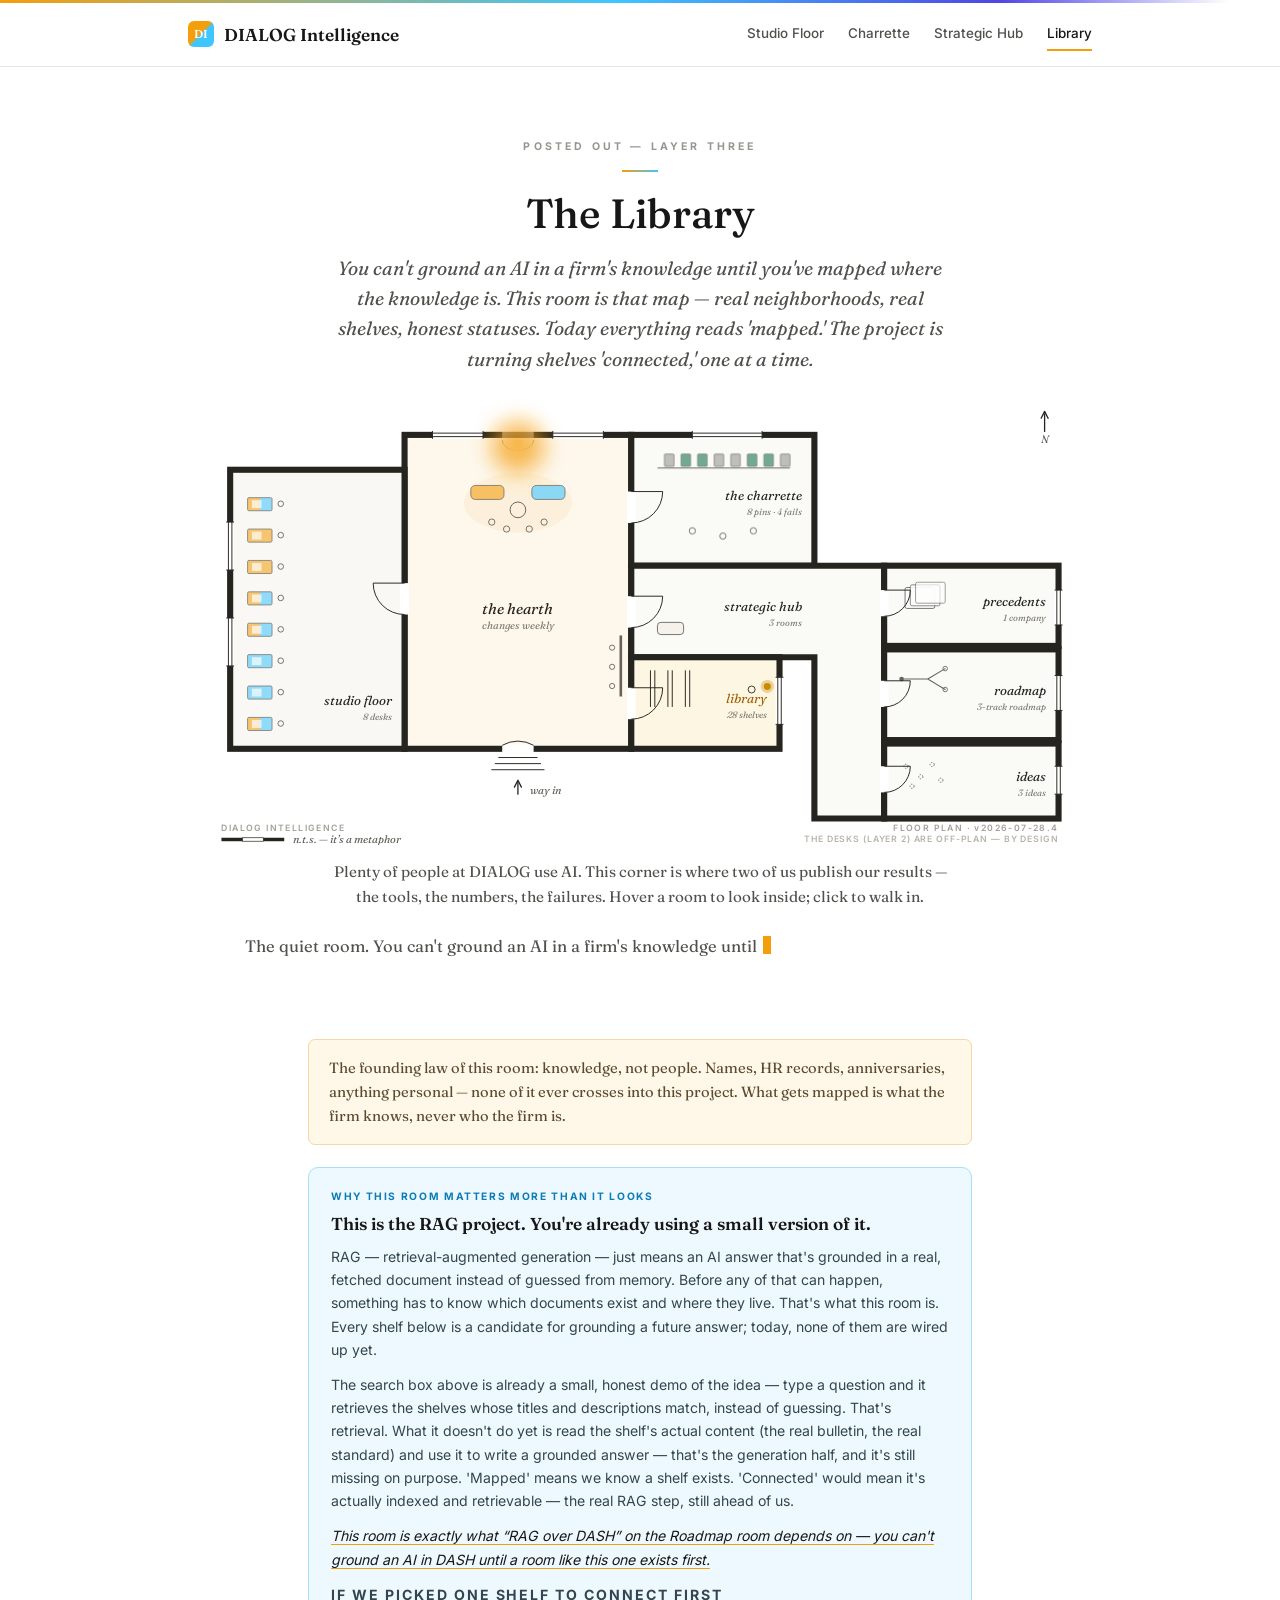
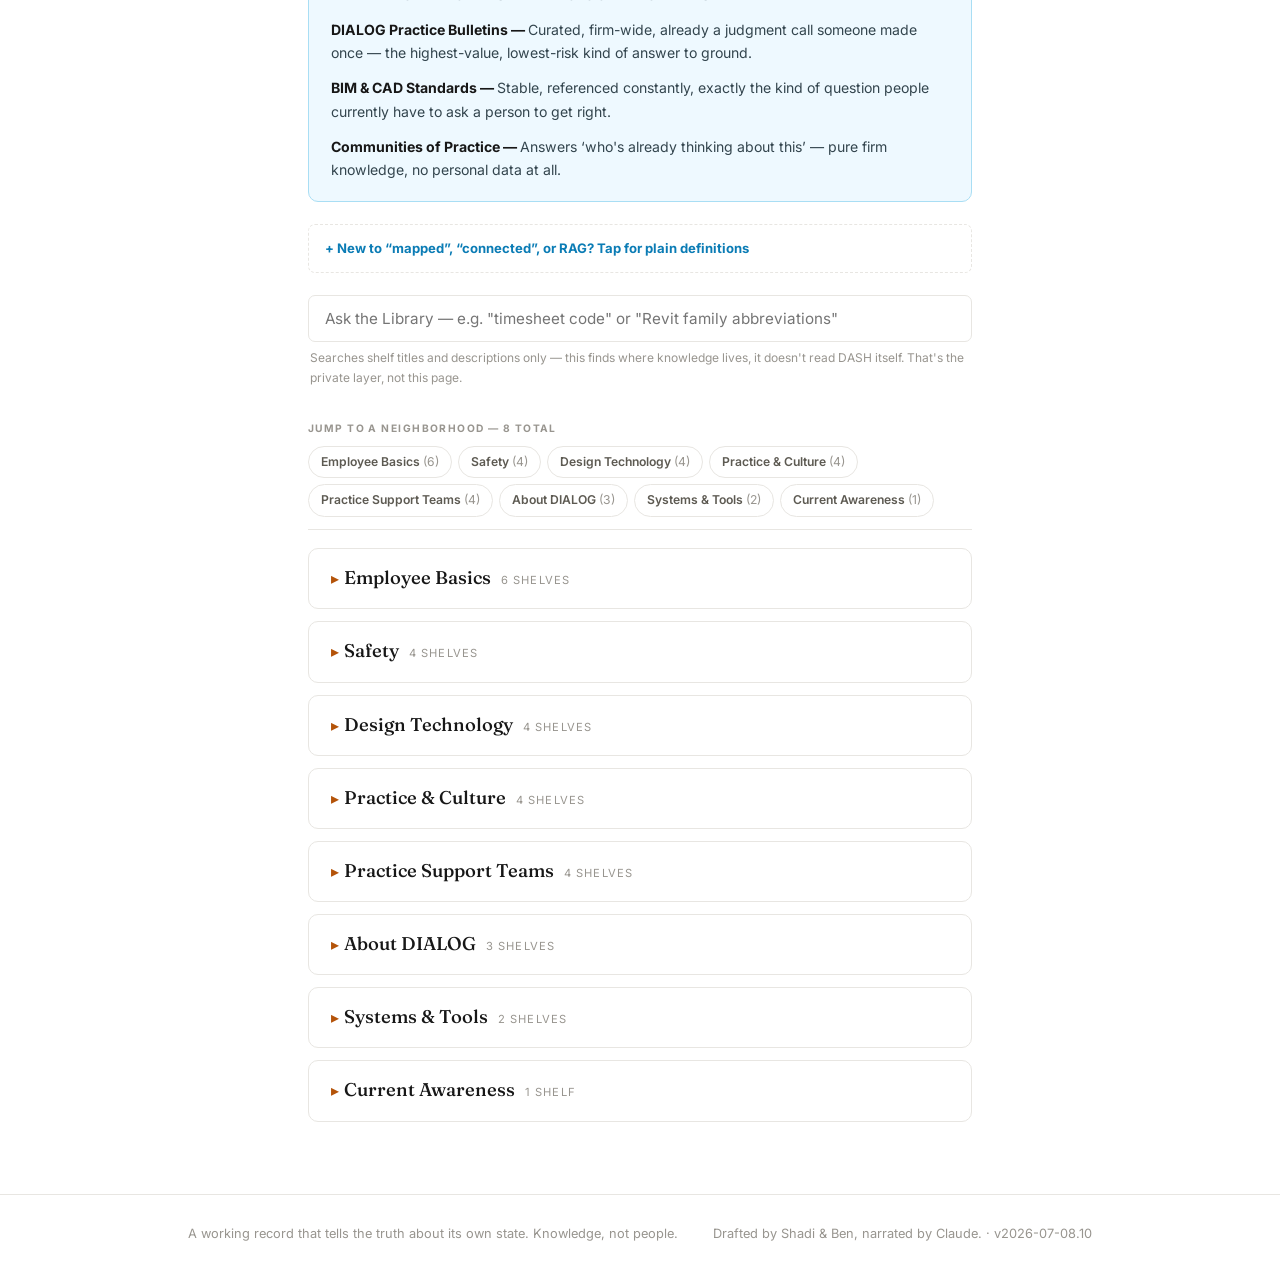
<file: library.html>
<!DOCTYPE html>
<!-- The Library — the map of DIALOG's knowledge, rendered live from assets/rooms-payload.js.
     Real shelves, real locations, honest statuses. Founding law: knowledge, not people. -->
<html lang="en">
<head>
<meta charset="UTF-8">
<meta name="viewport" content="width=device-width, initial-scale=1.0">
<title>DIALOG Intelligence — The Library</title>
<link rel="stylesheet" href="assets/style.css">
<style>
  .nar-caret{background:#f59e0b !important;}
  .lib{max-width:720px;margin:26px auto 0;padding:0 28px;}
  .lib-rule{border:1px solid var(--amber-line);background:var(--amber-wash);border-radius:var(--radius-sm);
    padding:16px 20px;font-size:.92rem;line-height:1.65;color:#5a4a2f;margin:0 0 22px;font-family:var(--serif);}
  .neighborhood{margin:0 0 30px;}
  .neighborhood h2{font-family:var(--serif);font-size:1.3rem;margin:0 0 4px;color:var(--ink);}
  .neighborhood .n-count{font-size:.7rem;letter-spacing:.12em;text-transform:uppercase;color:var(--ink-faint);margin:0 0 14px;}
  .shelf{background:var(--card);border:1px solid var(--line);border-radius:var(--radius);padding:22px 26px 14px;}
  .shelf + .shelf{margin-top:16px;}
  .shelf h3{margin-bottom:4px;font-size:1.08rem;}
  .shelf h3 a{color:inherit;text-decoration:none;}
  .shelf h3 a:hover{text-decoration:underline;}
  .ask-box{margin:0 0 22px;}
  .ask-box input{width:100%;box-sizing:border-box;font-family:var(--sans);font-size:.95rem;padding:13px 16px;
    border:1px solid var(--line);border-radius:var(--radius-sm);background:var(--card);color:var(--ink);}
  .ask-box input:focus{outline:2px solid #f59e0b;outline-offset:1px;}
  .ask-hint{font-size:.75rem;color:var(--ink-faint);margin:6px 2px 0;}
  .ask-results{margin-top:14px;}
  .ask-result{background:var(--card);border:1px solid var(--line);border-radius:var(--radius-sm);padding:14px 18px;margin-bottom:10px;}
  .ask-result-title{font-family:var(--serif);font-size:1rem;color:var(--ink);}
  .ask-result-title a{color:inherit;text-decoration:none;}
  .ask-result-title a:hover{text-decoration:underline;}
  .ask-result-neigh{font-family:var(--sans);font-size:.7rem;letter-spacing:.08em;text-transform:uppercase;color:var(--ink-faint);}
  .ask-result-lives{font-size:.85rem;color:var(--ink-soft);margin:5px 0 0;line-height:1.5;}
  .ask-empty{font-size:.88rem;color:var(--ink-faint);font-style:italic;padding:10px 2px;}
  .ref-wrap{margin-top:16px;border:1px dashed var(--line);border-radius:var(--radius-sm);padding:14px 18px;}
  .ref-wrap .ref-head{font-size:.62rem;font-weight:700;letter-spacing:.18em;text-transform:uppercase;color:var(--ink-faint);margin:0 0 8px;}
  .ref-item{display:block;padding:6px 0;border-top:1px solid var(--line);font-size:.86rem;line-height:1.5;color:var(--ink-soft);}
  .ref-item:first-of-type{border-top:none;}
  .ref-item b{color:var(--ink);font-weight:600;margin-right:6px;}
  .shelf .s-meta{margin-bottom:11px;}
  .s-row{margin:0 0 10px;font-size:.9rem;line-height:1.66;color:var(--ink-soft);}
  .s-row b{display:block;font-size:.6rem;font-weight:700;letter-spacing:.2em;text-transform:uppercase;color:var(--ink-faint);margin-bottom:2px;}
  .s-row.asking span{font-family:var(--serif);font-style:italic;}

  .lib-jumpnav{position:sticky;top:0;z-index:5;background:var(--bg,#fdfcfa);padding:10px 0 12px;margin:0 0 18px;border-bottom:1px solid var(--line);}
  .lib-jumpnav-label{font-size:.64rem;font-weight:800;letter-spacing:.14em;text-transform:uppercase;color:var(--ink-faint);margin:0 0 8px;}
  .lib-jumpnav-list{display:flex;flex-wrap:wrap;gap:6px;}
  .lib-jumpnav-chip{font:inherit;font-size:.76rem;font-weight:600;color:#5d5a52;background:var(--card);border:1px solid var(--line);border-radius:999px;padding:5px 12px;cursor:pointer;}
  .lib-jumpnav-chip:hover{border-color:var(--amber-line);color:#b45309;}
  .lib-jumpnav-chip .jn-count{color:var(--ink-faint);font-weight:400;}

  .neighborhood{display:block;border:1px solid var(--line);border-radius:var(--radius);background:var(--card);margin:0 0 12px;padding:0;}
  .neighborhood > summary{cursor:pointer;list-style:none;padding:16px 22px;}
  .neighborhood > summary::-webkit-details-marker{display:none;}
  .neighborhood > summary::before{content:"▸ ";color:#b45309;}
  .neighborhood[open] > summary::before{content:"▾ ";}
  .neighborhood h2{display:inline;font-family:var(--serif);font-size:1.15rem;margin:0;color:var(--ink);}
  .neighborhood .n-count{display:inline;font-size:.7rem;letter-spacing:.1em;text-transform:uppercase;color:var(--ink-faint);margin-left:10px;}
  .neighborhood-body{padding:0 22px 18px;}

  .rag-callout{border:1px solid var(--cheren-line);background:var(--cheren-wash);border-radius:var(--radius);padding:20px 22px;margin:0 0 22px;}
  .rag-callout .rc-eyebrow{font-size:.64rem;font-weight:800;letter-spacing:.16em;text-transform:uppercase;color:var(--cheren-deep);margin:0 0 8px;}
  .rag-callout h2{font-family:var(--serif);font-weight:600;font-size:1.08rem;margin:0 0 10px;color:#171717;}
  .rag-callout p{font-size:.88rem;line-height:1.65;color:#33454e;margin:0 0 12px;}
  .rag-callout p:last-of-type{margin-bottom:0;}
  .rag-roadmap-link{font-size:.84rem;font-style:italic;color:#0b7cb5;margin:12px 0 14px;line-height:1.55;}
  .rag-candidates-label{font-size:.64rem;font-weight:800;letter-spacing:.14em;text-transform:uppercase;color:var(--cheren-deep);margin:14px 0 8px;}
  .rag-candidate{margin:0 0 8px;font-size:.85rem;line-height:1.5;}
  .rag-candidate:last-child{margin-bottom:0;}
  .rag-candidate b{color:#171717;}
  .rag-candidate span{color:#33454e;}

  .lib-glossary{border:1px dashed var(--line);border-radius:var(--radius-sm);padding:12px 16px;margin:0 0 22px;}
  .lib-glossary summary{cursor:pointer;font-size:.82rem;font-weight:700;color:#0b7cb5;list-style:none;}
  .lib-glossary summary::-webkit-details-marker{display:none;}
  .lib-glossary summary::before{content:"+ ";color:var(--cheren-deep);}
  .lib-glossary[open] summary::before{content:"– ";}
  .lib-glossary-list{margin-top:12px;}
  .lib-glossary-row{margin:0 0 10px;font-size:.82rem;line-height:1.55;}
  .lib-glossary-row:last-child{margin-bottom:0;}
  .lib-glossary-row b{display:block;color:#171717;font-size:.8rem;margin-bottom:2px;}
  .lib-glossary-row span{color:#6b6a63;}
</style>
</head>
<body>

<div class="hairline"></div>

<nav class="site-nav">
  <div class="nav-inner">
    <a href="index.html" class="nav-logo"><span class="mark">DI</span> DIALOG Intelligence</a>
    <div class="nav-links">
      <a href="studio.html">Studio Floor</a>
      <a href="pinup.html">Charrette</a>
      <a href="modelshop.html">Strategic Hub</a>
      <a href="library.html" class="active">Library</a>
    </div>
  </div>
</nav>

<header class="hero">
  <div class="container" style="text-align:center;">
    <span class="eyebrow">POSTED OUT — LAYER THREE</span>
    <h1>The Library</h1>
    <p class="lead" id="pageLead" style="margin-left:auto;margin-right:auto;"></p>
    <div id="floorplanMount"></div>
  </div>
</header>

<div class="lib">
  <div class="lib-rule" id="libRule"></div>
  <div id="ragCalloutMount"></div>
  <div id="libGlossaryMount"></div>
  <div class="ask-box">
    <input type="text" id="askInput" placeholder="Ask the Library — e.g. &quot;timesheet code&quot; or &quot;Revit family abbreviations&quot;" autocomplete="off">
    <p class="ask-hint">Searches shelf titles and descriptions only — this finds where knowledge lives, it doesn't read DASH itself. That's the private layer, not this page.</p>
    <div class="ask-results" id="askResults"></div>
  </div>
  <div id="libJumpnavMount"></div>
  <div id="libMount"></div>
</div>

<footer class="site-footer">
  <div class="container">
    <span>A working record that tells the truth about its own state. Knowledge, not people.</span>
    <span>Drafted by Shadi &amp; Ben, narrated by Claude. &middot; v2026-07-08.10</span>
  </div>
</footer>

<script>
window.NARRATOR = {
  page: "library",
  lines: [
    "The quiet room. You can't ground an AI in a firm's knowledge until you've mapped where the knowledge actually lives — this room is that map.",
    "Real shelves, real locations, honest statuses. Today most read 'mapped.' The work is turning them 'connected,' one shelf at a time.",
    "And the law carved over the door: knowledge, not people. What gets mapped is what the firm knows — never who the firm is."
  ],
  revisit: "Still the quiet room. The shelves are below, statuses current.",
  poke: "Shhh."
};
</script>
<script src="assets/floorplan.js"></script>
<script src="assets/rooms-payload.js"></script>
<script>
window.renderFloorplan(document.getElementById("floorplanMount"), "library");

(function(){
  var L = (window.ROOMS_PAYLOAD && window.ROOMS_PAYLOAD.library) || {};
  if (L.lead) document.getElementById("pageLead").textContent = L.lead;
  if (L.rule) document.getElementById("libRule").textContent = L.rule;

  (function(){
    var RC = L.ragCallout; if (!RC) return;
    var box = document.createElement("div"); box.className = "rag-callout";
    box.appendChild((function(){ var p = document.createElement("p"); p.className = "rc-eyebrow"; p.textContent = RC.eyebrow || ""; return p; })());
    box.appendChild((function(){ var h = document.createElement("h2"); h.textContent = RC.title || ""; return h; })());
    (RC.body || []).forEach(function(t){
      var p = document.createElement("p"); p.textContent = t; box.appendChild(p);
    });
    if (RC.roadmapLink){
      var link = document.createElement("p"); link.className = "rag-roadmap-link";
      var a = document.createElement("a"); a.href = "roadmap.html#map"; a.textContent = RC.roadmapLink;
      link.appendChild(a); box.appendChild(link);
    }
    if (RC.firstCandidates && RC.firstCandidates.length){
      var label = document.createElement("p"); label.className = "rag-candidates-label";
      label.textContent = "If we picked one shelf to connect first";
      box.appendChild(label);
      RC.firstCandidates.forEach(function(c){
        var row = document.createElement("p"); row.className = "rag-candidate";
        var b = document.createElement("b"); b.textContent = c.name + " — ";
        var span = document.createElement("span"); span.textContent = c.why;
        row.appendChild(b); row.appendChild(span);
        box.appendChild(row);
      });
    }
    document.getElementById("ragCalloutMount").appendChild(box);
  })();

  (function(){
    var terms = L.glossary; if (!terms || !terms.length) return;
    var det = document.createElement("details"); det.className = "lib-glossary";
    var sum = document.createElement("summary"); sum.textContent = "New to \u201cmapped\u201d, \u201cconnected\u201d, or RAG? Tap for plain definitions";
    det.appendChild(sum);
    var list = document.createElement("div"); list.className = "lib-glossary-list";
    terms.forEach(function(g){
      var row = document.createElement("div"); row.className = "lib-glossary-row";
      var b = document.createElement("b"); b.textContent = g.term;
      var span = document.createElement("span"); span.textContent = g.def;
      row.appendChild(b); row.appendChild(span);
      list.appendChild(row);
    });
    det.appendChild(list);
    document.getElementById("libGlossaryMount").appendChild(det);
  })();

  var LABELS = { lives: "Where it lives", asking: "What you could ask" };
  var mount = document.getElementById("libMount");

  function renderShelf(container, s){
    var el = document.createElement("div"); el.className = "shelf";
    var tagClass = (s.status || "").toLowerCase() === "connected" ? "win" : "";
    var html = '<h3></h3><div class="s-meta"><span class="tag ' + tagClass + '"></span></div>';
    ["lives","asking"].forEach(function(k){
      if (s[k]) html += '<p class="s-row ' + k + '"><b>' + LABELS[k] + '</b><span></span></p>';
    });
    el.innerHTML = html;
    var h3 = el.querySelector("h3");
    if (s.url) {
      var a = document.createElement("a");
      a.href = s.url; a.target = "_blank"; a.rel = "noopener";
      a.textContent = s.name;
      h3.appendChild(a);
    } else {
      h3.textContent = s.name;
    }
    el.querySelector(".s-meta .tag").textContent = s.status || "";
    ["lives","asking"].forEach(function(k){
      var row = el.querySelector(".s-row." + k + " span");
      if (row) row.textContent = s[k];
    });
    container.appendChild(el);
  }

  function renderRefItem(container, s){
    var row = document.createElement("p"); row.className = "ref-item";
    var b = document.createElement("b"); b.textContent = s.name;
    row.appendChild(b);
    var span = document.createElement("span"); span.textContent = s.lives || "";
    row.appendChild(span);
    container.appendChild(row);
  }

  function slugify(s){ return String(s).toLowerCase().replace(/[^a-z0-9]+/g,"-").replace(/^-+|-+$/g,""); }

  if (L.neighborhoods && L.neighborhoods.length) {
    var jumpMount = document.getElementById("libJumpnavMount");
    var jumpBar = document.createElement("div"); jumpBar.className = "lib-jumpnav";
    jumpBar.appendChild((function(){ var p = document.createElement("p"); p.className = "lib-jumpnav-label"; p.textContent = "Jump to a neighborhood — " + L.neighborhoods.length + " total"; return p; })());
    var jumpList = document.createElement("div"); jumpList.className = "lib-jumpnav-list";
    jumpBar.appendChild(jumpList);
    jumpMount.appendChild(jumpBar);

    L.neighborhoods.forEach(function(n){
      var nid = "neigh-" + slugify(n.name);
      var section = document.createElement("details"); section.className = "neighborhood"; section.id = nid;
      var summary = document.createElement("summary");
      var h2 = document.createElement("h2"); h2.textContent = n.name;
      var count = document.createElement("span"); count.className = "n-count";
      count.textContent = (n.shelves || []).length + (n.shelves && n.shelves.length === 1 ? " shelf" : " shelves");
      summary.appendChild(h2); summary.appendChild(count);
      section.appendChild(summary);

      var body = document.createElement("div"); body.className = "neighborhood-body";

      var primary = (n.shelves || []).filter(function(s){ return s.kind !== "reference"; });
      var reference = (n.shelves || []).filter(function(s){ return s.kind === "reference"; });

      primary.forEach(function(s){ renderShelf(body, s); });

      if (reference.length) {
        var refWrap = document.createElement("div"); refWrap.className = "ref-wrap";
        var head = document.createElement("p"); head.className = "ref-head";
        head.textContent = "Quick reference — mapped, not curated";
        refWrap.appendChild(head);
        reference.forEach(function(s){ renderRefItem(refWrap, s); });
        body.appendChild(refWrap);
      }

      section.appendChild(body);
      mount.appendChild(section);

      var chip = document.createElement("button"); chip.type = "button"; chip.className = "lib-jumpnav-chip";
      chip.innerHTML = n.name + ' <span class="jn-count">(' + (n.shelves || []).length + ')</span>';
      chip.addEventListener("click", function(){
        section.open = true;
        section.scrollIntoView({ behavior: "smooth", block: "start" });
      });
      jumpList.appendChild(chip);
    });
  } else {
    (L.shelves || []).forEach(function(s){ renderShelf(mount, s); });
  }

  // --- Ask the Library: client-side search over the map itself (no live DASH access, no backend) ---
  var ALL_SHELVES = [];
  (L.neighborhoods || []).forEach(function(n){
    (n.shelves || []).forEach(function(s){ ALL_SHELVES.push({ neighborhood: n.name, shelf: s }); });
  });

  function scoreShelf(query, item){
    var s = item.shelf;
    var hay = [s.name, s.lives || "", s.asking || "", item.neighborhood].join(" ").toLowerCase();
    var terms = query.toLowerCase().split(/\s+/).filter(Boolean);
    var score = 0;
    terms.forEach(function(t){ if (hay.indexOf(t) !== -1) score += (s.name.toLowerCase().indexOf(t) !== -1 ? 2 : 1); });
    return score;
  }

  function renderAskResult(box, item){
    var row = document.createElement("div"); row.className = "ask-result";
    var title = document.createElement("div"); title.className = "ask-result-title";
    if (item.shelf.url) {
      var a = document.createElement("a"); a.href = item.shelf.url; a.target = "_blank"; a.rel = "noopener";
      a.textContent = item.shelf.name;
      title.appendChild(a);
    } else {
      var span = document.createElement("span"); span.textContent = item.shelf.name;
      title.appendChild(span);
    }
    var neigh = document.createElement("span"); neigh.className = "ask-result-neigh";
    neigh.textContent = "  ·  " + item.neighborhood;
    title.appendChild(neigh);
    var lives = document.createElement("p"); lives.className = "ask-result-lives";
    lives.textContent = item.shelf.lives || "";
    row.appendChild(title); row.appendChild(lives);
    box.appendChild(row);
  }

  var askInput = document.getElementById("askInput");
  var askResults = document.getElementById("askResults");
  var libMount = document.getElementById("libMount");

  if (askInput) {
    askInput.addEventListener("input", function(){
      var q = askInput.value;
      askResults.innerHTML = "";
      if (!q.trim()) { libMount.style.display = ""; return; }
      libMount.style.display = "none";
      var scored = ALL_SHELVES
        .map(function(item){ return { item: item, score: scoreShelf(q, item) }; })
        .filter(function(r){ return r.score > 0; })
        .sort(function(a, b){ return b.score - a.score; })
        .slice(0, 6);
      if (!scored.length) {
        var p = document.createElement("p"); p.className = "ask-empty";
        p.textContent = "Nothing mapped for that yet — try different words, or it's a real gap in the map.";
        askResults.appendChild(p);
      } else {
        scored.forEach(function(r){ renderAskResult(askResults, r.item); });
      }
    });
  }
})();
</script>
<script src="assets/narrator.js"></script>

</body>
</html>
</file>
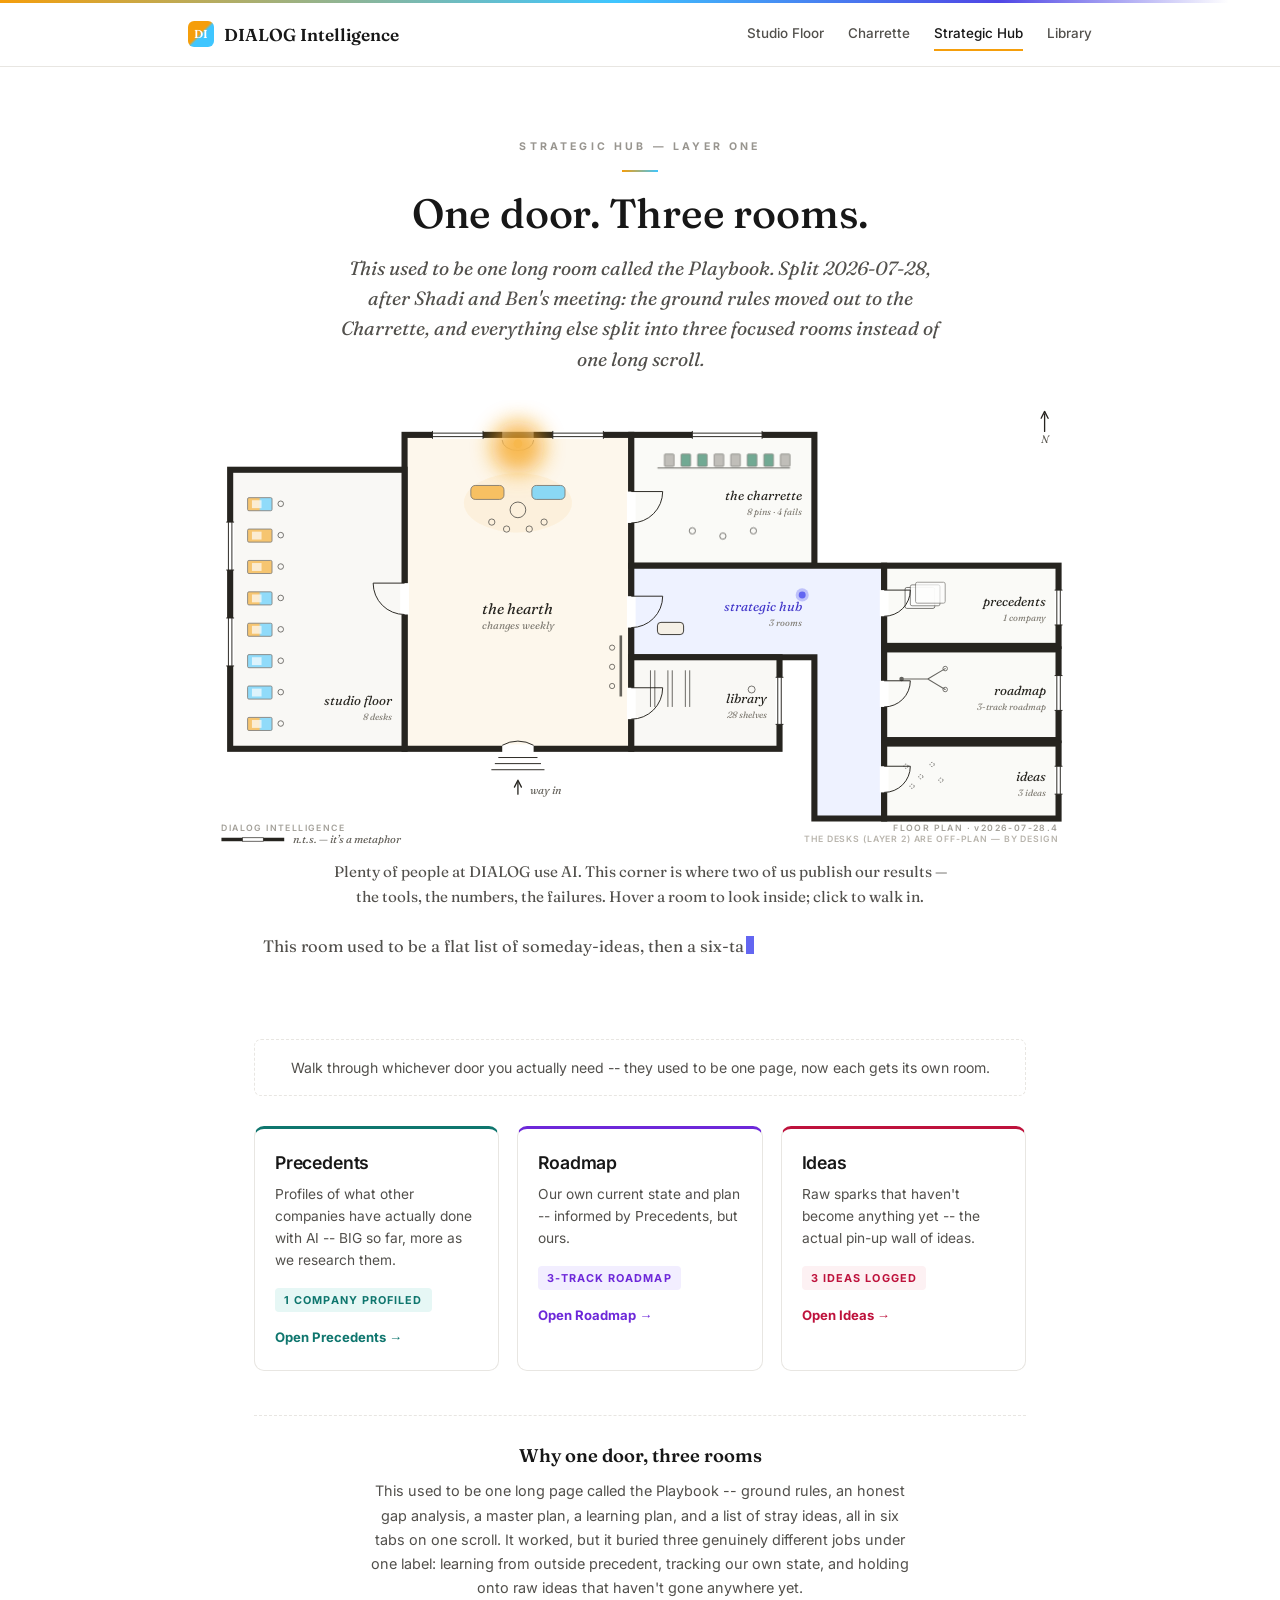
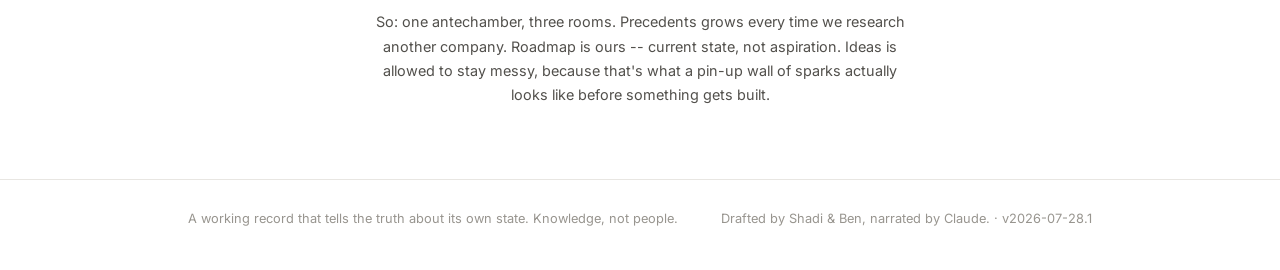
<file: modelshop.html>
<!DOCTYPE html>
<!-- Strategic Hub -- rebuilt 2026-07-28 after Shadi and Ben's meeting. Used to be
     "Playbook," one long page with six tabs. Split into an antechamber (this page) and
     three real rooms behind it: Precedents (precedents.html), Roadmap (roadmap.html),
     Ideas (ideas.html). One door in from the floor plan, three doors out from here --
     same idiom as the Studio Floor's desks: this page is layer 1, the three rooms behind
     it are layer 2, off-plan by design. Data key stays "modelshop" for back-compat; the
     shape changed to {eyebrow,h1,lead,note,doors[]}. Narrated by Feynman. Indigo for the
     hub itself; each door tinted to match its destination room's own accent (teal /
     violet / rose) instead of one blanket colour for the whole area. -->
<html lang="en">
<head>
<meta charset="UTF-8">
<meta name="viewport" content="width=device-width, initial-scale=1.0">
<title>DIALOG Intelligence — Strategic Hub</title>
<link rel="stylesheet" href="assets/style.css">
<style>
  .nar-caret{background:#6366f1 !important;}
  .nar-pop{border-left-color:#6366f1 !important;background:#eef2ff !important;}
  .hub{max-width:820px;margin:26px auto 0;padding:0 24px;}
  .hub-note{border:1px dashed var(--line);border-radius:var(--radius-sm);padding:16px 20px;margin:0 0 30px;font-size:.88rem;line-height:1.65;color:var(--ink-soft);text-align:center;}

  .doors{display:grid;grid-template-columns:repeat(3,1fr);gap:18px;}
  @media(max-width:720px){.doors{grid-template-columns:1fr;}}
  .door{display:block;text-decoration:none;background:var(--card);border:1px solid var(--line);border-top-width:3px;border-top-color:#4338ca;border-radius:var(--radius);padding:22px 20px;transition:border-color .15s,box-shadow .2s,transform .2s;}
  .door:hover{transform:translateY(-3px);box-shadow:var(--shadow);border-color:#dcdad5;}
  .door h3{margin:0 0 8px;font-size:1.1rem;color:#171717;}
  .door p{margin:0 0 14px;font-size:.86rem;line-height:1.6;color:var(--ink-soft);}
  .door .d-badge{display:inline-block;font-size:.68rem;font-weight:800;letter-spacing:.1em;text-transform:uppercase;color:#4338ca;background:#eef2ff;border-radius:4px;padding:3px 9px;}
  .door .d-go{display:block;margin-top:14px;font-size:.82rem;font-weight:700;color:#4338ca;}
  .door.door-precedents{border-top-color:#0f766e;}
  .door.door-precedents .d-badge{color:#0f766e;background:#e6f7f5;}
  .door.door-precedents .d-go{color:#0f766e;}
  .door.door-roadmap{border-top-color:#6d28d9;}
  .door.door-roadmap .d-badge{color:#6d28d9;background:#f2eeff;}
  .door.door-roadmap .d-go{color:#6d28d9;}
  .door.door-ideas{border-top-color:#be123c;}
  .door.door-ideas .d-badge{color:#be123c;background:#fdf1f3;}
  .door.door-ideas .d-go{color:#be123c;}

  .why-block{margin:44px 0 0;padding-top:28px;border-top:1px dashed var(--line);}
  .why-block h2{font-family:var(--serif);font-weight:600;font-size:1.15rem;text-align:center;margin:0 0 12px;color:#171717;}
  .why-block p{font-size:.9rem;line-height:1.68;color:var(--ink-soft);text-align:center;max-width:60ch;margin:0 auto 10px;}
</style>
</head>
<body>

<div class="hairline"></div>

<nav class="site-nav">
  <div class="nav-inner">
    <a href="index.html" class="nav-logo"><span class="mark">DI</span> DIALOG Intelligence</a>
    <div class="nav-links">
      <a href="studio.html">Studio Floor</a>
      <a href="pinup.html">Charrette</a>
      <a href="modelshop.html" class="active">Strategic Hub</a>
      <a href="library.html">Library</a>
    </div>
  </div>
</nav>

<header class="hero">
  <div class="container" style="text-align:center;">
    <span class="eyebrow">STRATEGIC HUB — LAYER ONE</span>
    <h1 id="pageH1">Strategic Hub</h1>
    <p class="lead" id="pageLead" style="margin-left:auto;margin-right:auto;"></p>
    <div id="floorplanMount"></div>
  </div>
</header>

<div class="hub">
  <div class="hub-note" id="hubNote"></div>
  <div class="doors" id="doorsMount"></div>

  <div class="why-block">
    <h2>Why one door, three rooms</h2>
    <p>This used to be one long page called the Playbook -- ground rules, an honest gap analysis, a master plan, a learning plan, and a list of stray ideas, all in six tabs on one scroll. It worked, but it buried three genuinely different jobs under one label: learning from outside precedent, tracking our own state, and holding onto raw ideas that haven't gone anywhere yet.</p>
    <p>So: one antechamber, three rooms. Precedents grows every time we research another company. Roadmap is ours -- current state, not aspiration. Ideas is allowed to stay messy, because that's what a pin-up wall of sparks actually looks like before something gets built.</p>
  </div>
</div>

<footer class="site-footer">
  <div class="container">
    <span>A working record that tells the truth about its own state. Knowledge, not people.</span>
    <span>Drafted by Shadi &amp; Ben, narrated by Claude. &middot; v2026-07-28.1</span>
  </div>
</footer>

<script>
window.NARRATOR = {
  page: "modelshop",
  lines: [
    "This room used to be a flat list of someday-ideas, then a six-tab page called the Playbook. As of today it's three rooms behind one door -- I finally get to stop scrolling to find the part I actually needed.",
    "Precedents, Roadmap, Ideas. Pick the door you need -- they used to be one page, now each gets room to actually grow.",
    "Nothing here is new information. It's the same content, organized honestly instead of crammed under six tabs."
  ],
  revisit: "Strategic Hub. Same three doors -- check each room for what's changed.",
  poke: "It's a hub. It's supposed to be quiet in here."
};
</script>
<script src="assets/floorplan.js"></script>
<script src="assets/rooms-payload.js"></script>
<script>
window.renderFloorplan(document.getElementById("floorplanMount"), "modelshop");

(function(){
  var R = window.ROOMS_PAYLOAD || {};
  var H = R.modelshop || {};
  if (H.h1) document.getElementById("pageH1").textContent = H.h1;
  if (H.lead) document.getElementById("pageLead").textContent = H.lead;
  document.getElementById("hubNote").textContent = H.note || "";

  function el(tag, cls, html){ var e = document.createElement(tag); if (cls) e.className = cls; if (html !== undefined) e.innerHTML = html; return e; }

  function badgeFor(key){
    if (key === "precedents"){
      var n = ((R.precedents && R.precedents.companies) || []).length;
      return n + " compan" + (n === 1 ? "y" : "ies") + " profiled";
    }
    if (key === "roadmap"){
      var rm = R.roadmap && R.roadmap.map;
      if (!rm) return "";
      var n = (rm.branches || []).length;
      return n + "-track roadmap";
    }
    if (key === "ideas"){
      var models = (R.ideas && R.ideas.models) || [];
      return models.length + " idea" + (models.length === 1 ? "" : "s") + " logged";
    }
    return "";
  }

  var doors = H.doors || [];
  var mount = document.getElementById("doorsMount");
  doors.forEach(function(dr){
    var a = document.createElement("a"); a.className = "door door-" + dr.key; a.href = dr.href;
    a.innerHTML = '<h3></h3><p></p><span class="d-badge"></span><span class="d-go">Open ' + dr.label + ' &rarr;</span>';
    a.querySelector("h3").textContent = dr.label;
    a.querySelector("p").textContent = dr.desc;
    a.querySelector(".d-badge").textContent = badgeFor(dr.key);
    mount.appendChild(a);
  });
})();
</script>
<script src="assets/narrator.js"></script>

</body>
</html>
</file>
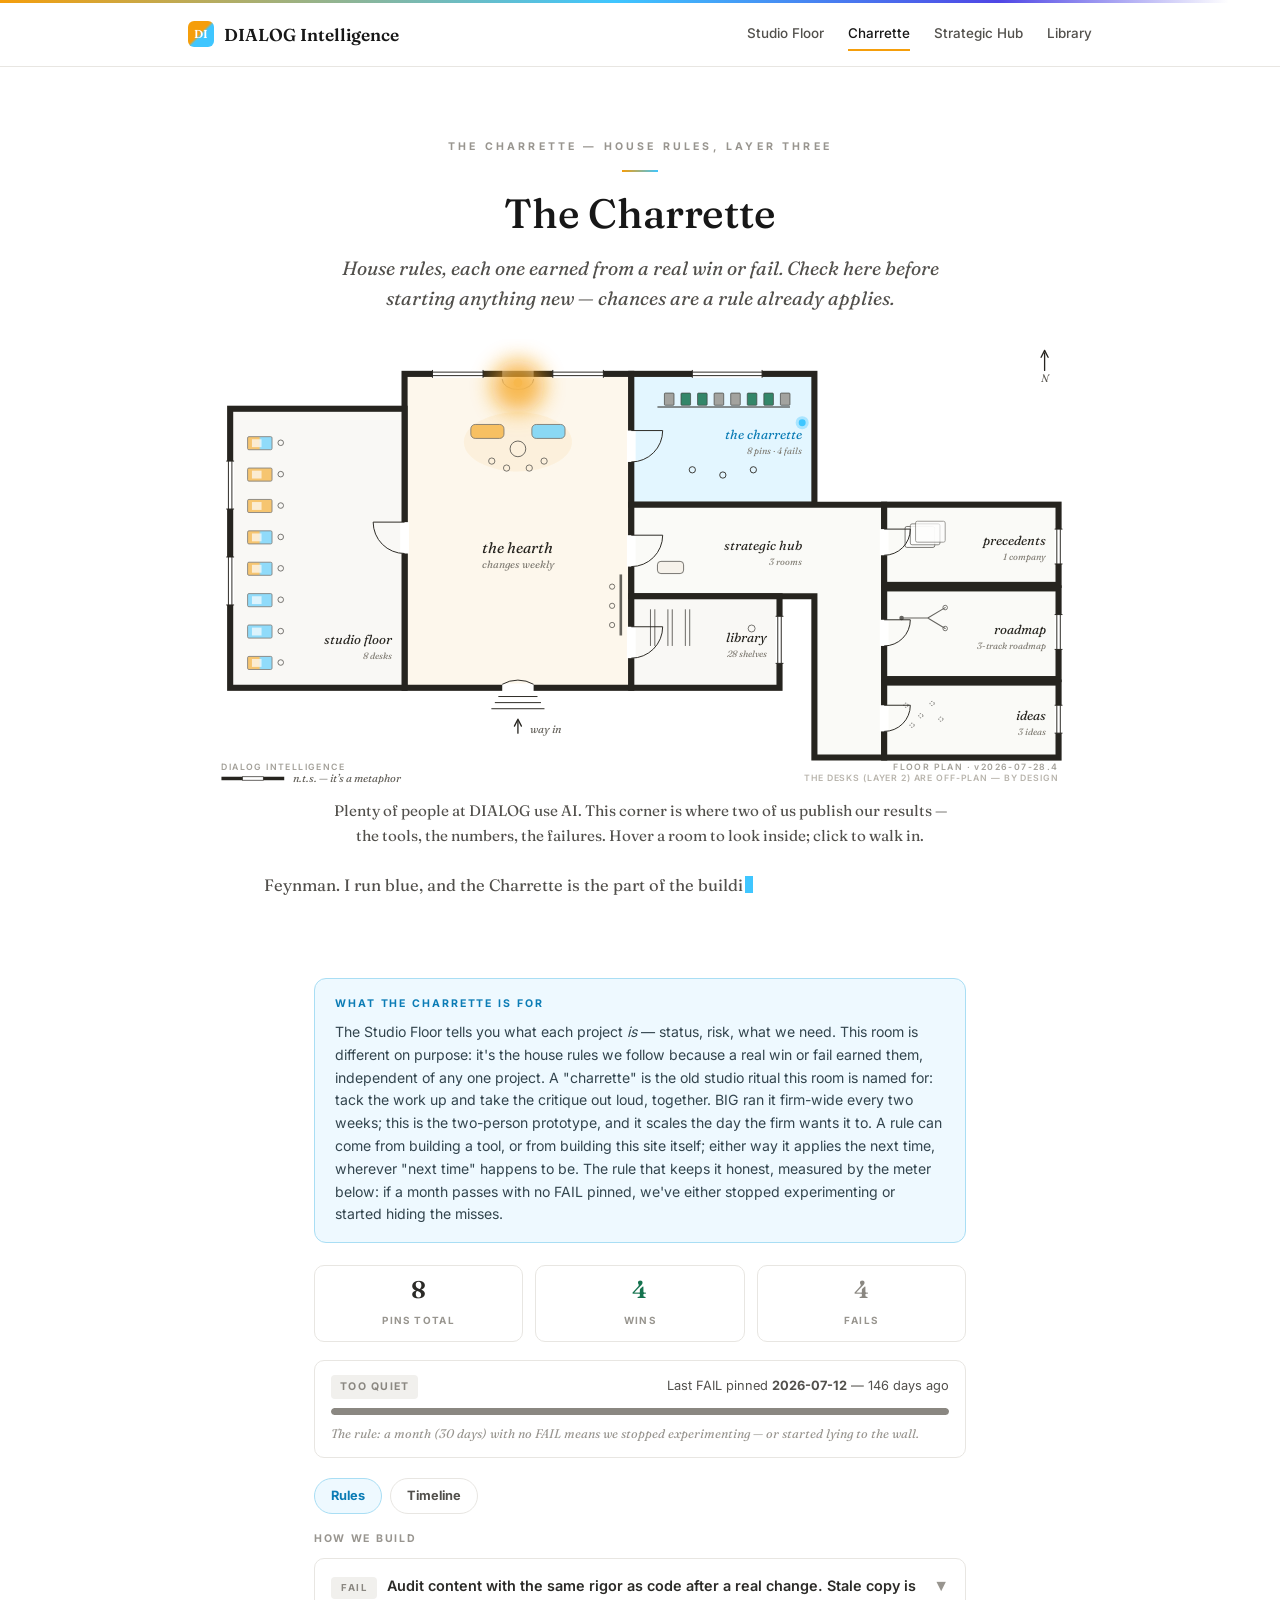
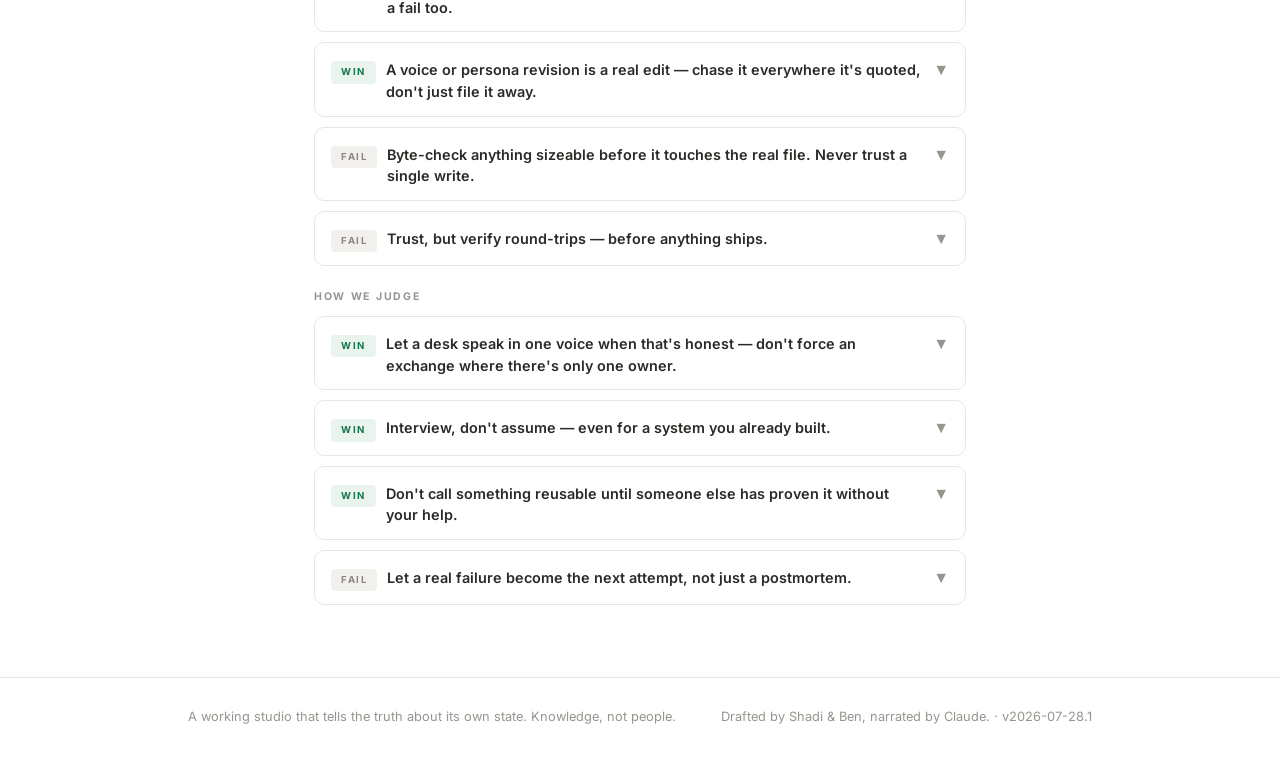
<file: pinup.html>
<!DOCTYPE html>
<!-- The Charrette — renamed from "Pin-up Wall" 2026-07-28, after Shadi and Ben's meeting.
     Same room, same ritual, enhanced framing: this is the house rules, not just a wall of
     old pins. "Charrette" is the actual exercise this room hosts -- an intensive, focused
     design-review session, run two people at a time instead of a whole studio. Pins render
     live from assets/rooms-payload.js (data key stays "pinup" -- copy only, not a schema
     change), and the primary view leads with the RULE each pin earned (the durable,
     cross-cutting practice principle), not the raw chronology -- that's what makes this room
     worth visiting instead of a diary of old bugs. Project-specific history lives on the
     Studio Floor now; this room is for standing rules that apply regardless of which project
     you're in. Grouped by category (how we build / how we judge), each rule expands to its
     full receipt: stamp, date, tried/happened/verdict, and the desk it came from if any. The
     scoreboard and cadence meter stay -- proof the rules keep getting earned, not just
     accumulated. A Timeline view keeps the old chronological browse for anyone who wants it.
     Narrated by Feynman (Cherenkov blue). -->
<html lang="en">
<head>
<meta charset="UTF-8">
<meta name="viewport" content="width=device-width, initial-scale=1.0">
<title>DIALOG Intelligence — The Charrette</title>
<link rel="stylesheet" href="assets/style.css">
<style>
  .nar-caret{background:#3fc6ff !important;}
  .nar-pop{border-left-color:#3fc6ff !important;background:rgba(63,198,255,.07) !important;}
  .pin-author{font-size:.7rem;font-weight:700;letter-spacing:.08em;text-transform:uppercase;padding:2px 8px;border-radius:4px;}
  .pin-author.amber{background:var(--amber-wash);color:#b45309;}
  .pin-author.ben,.pin-author.cherenkov{background:var(--cheren-wash);color:#0b7cb5;}
  .pin-author.shared{background:linear-gradient(90deg,var(--amber-wash),var(--cheren-wash));color:#5d5a52;}
  .wall{max-width:700px;margin:26px auto 0;padding:0 24px;}

  /* what this room is for */
  .why{border:1px solid var(--cheren-line);background:var(--cheren-wash);border-radius:12px;padding:16px 20px;margin:0 0 22px;}
  .why h4{font-size:.66rem;font-weight:800;letter-spacing:.18em;text-transform:uppercase;color:var(--cheren-deep);margin:0 0 8px;}
  .why p{font-size:.88rem;line-height:1.62;color:#33454e;margin:0;}

  /* scoreboard */
  .score{display:grid;grid-template-columns:repeat(3,1fr);gap:12px;margin:0 0 18px;}
  .score .cell{border:1px solid var(--line);border-radius:10px;padding:12px 14px;text-align:center;background:var(--card);}
  .score .n{font-family:var(--serif);font-size:1.5rem;font-weight:600;line-height:1;color:#2b2a27;}
  .score .n.win{color:var(--win);}
  .score .n.fail{color:var(--fail);}
  .score .l{display:block;font-size:.62rem;font-weight:700;letter-spacing:.14em;text-transform:uppercase;color:var(--ink-faint);margin-top:6px;}

  /* cadence health meter */
  .cadence{border:1px solid var(--line);border-radius:10px;padding:14px 16px;margin:0 0 20px;}
  .cadence .ch-top{display:flex;align-items:baseline;justify-content:space-between;gap:10px;flex-wrap:wrap;margin-bottom:9px;}
  .cadence .ch-state{font-size:.66rem;font-weight:800;letter-spacing:.12em;text-transform:uppercase;padding:3px 9px;border-radius:4px;}
  .cadence .ch-state.ok{background:var(--win-wash);color:var(--win);}
  .cadence .ch-state.watch{background:var(--amber-wash);color:var(--amber-deep);}
  .cadence .ch-state.alert{background:var(--fail-wash);color:var(--fail);}
  .cadence .ch-days{font-size:.8rem;color:var(--ink-soft);}
  .cadence .ch-bar{height:7px;border-radius:4px;background:var(--wash);overflow:hidden;}
  .cadence .ch-fill{height:100%;border-radius:4px;transition:width .4s;}
  .cadence .ch-note{font-size:.78rem;line-height:1.55;color:var(--ink-faint);margin:9px 0 0;font-style:italic;font-family:var(--serif);}

  /* filter */
  .wall-filter{display:flex;gap:8px;align-items:center;margin:0 0 18px;flex-wrap:wrap;}
  .wall-filter .lbl{font-size:.66rem;font-weight:700;letter-spacing:.14em;text-transform:uppercase;color:var(--ink-faint);margin-right:2px;}
  .wall-filter button{font:inherit;font-size:.76rem;font-weight:700;color:var(--ink-soft);background:var(--card);border:1px solid var(--line);border-radius:999px;padding:5px 13px;cursor:pointer;transition:border-color .15s,color .15s,background .15s;}
  .wall-filter button:hover{color:#2b2a27;}
  .wall-filter button.on{background:var(--wash);color:#2b2a27;border-color:#dcdad5;}
  .wall-filter button.on.win{background:var(--win-wash);color:var(--win);border-color:#bfe0cf;}
  .wall-filter button.on.fail{background:var(--fail-wash);color:var(--fail);border-color:#dcdad5;}

  /* pin → desk link (the loop) */
  .pin-loop{margin:10px 0 0;font-size:.8rem;}
  .pin-loop a{font-weight:700;border-bottom-color:var(--cheren);}
  .pin-loop a:hover{color:var(--cheren-deep);}
  .pin-loop .arm{color:var(--ink-faint);font-style:italic;font-family:var(--serif);}
  .wall-empty{text-align:center;color:var(--ink-faint);font-style:italic;font-family:var(--serif);padding:24px 0;}

  /* view toggle: rules (default) vs timeline */
  .view-toggle{display:flex;gap:8px;margin:0 0 16px;}
  .view-toggle button{font:inherit;font-size:.8rem;font-weight:700;color:var(--ink-soft);background:var(--card);border:1px solid var(--line);border-radius:999px;padding:6px 16px;cursor:pointer;transition:border-color .15s,color .15s,background .15s;}
  .view-toggle button:hover{color:#2b2a27;}
  .view-toggle button.on{background:var(--cheren-wash);color:var(--cheren-deep);border-color:var(--cheren-line);}

  /* rules view: grouped, expandable to the receipt */
  .rule-group-label{font-size:.66rem;font-weight:800;letter-spacing:.16em;text-transform:uppercase;color:var(--ink-faint);margin:22px 0 10px;}
  .rule-group-label:first-child{margin-top:0;}
  .rule-row{border:1px solid var(--line);border-radius:10px;background:var(--card);margin-bottom:10px;overflow:hidden;}
  .rule-row-head{width:100%;text-align:left;display:flex;align-items:baseline;gap:10px;font:inherit;background:none;border:none;cursor:pointer;padding:13px 16px;}
  .rule-row-head:hover{background:var(--wash);}
  .rule-row-head .stamp{flex:0 0 auto;}
  .rule-row-head .rule-text{flex:1;font-size:.9rem;line-height:1.5;color:#2b2a27;font-weight:600;}
  .rule-row-head .chev{flex:0 0 auto;color:var(--ink-faint);transition:transform .2s;}
  .rule-row.open .rule-row-head .chev{transform:rotate(180deg);}
  .rule-receipt{display:none;padding:0 16px 16px;border-top:1px dashed var(--line);margin-top:0;}
  .rule-row.open .rule-receipt{display:block;padding-top:14px;}
  .rule-receipt .pin-row{font-size:.86rem;}
</style>
</head>
<body>

<div class="hairline"></div>

<nav class="site-nav">
  <div class="nav-inner">
    <a href="index.html" class="nav-logo"><span class="mark">DI</span> DIALOG Intelligence</a>
    <div class="nav-links">
      <a href="studio.html">Studio Floor</a>
      <a href="pinup.html" class="active">Charrette</a>
      <a href="modelshop.html">Strategic Hub</a>
      <a href="library.html">Library</a>
    </div>
  </div>
</nav>

<header class="hero">
  <div class="container" style="text-align:center;">
    <span class="eyebrow">THE CHARRETTE — HOUSE RULES, LAYER THREE</span>
    <h1>The Charrette</h1>
    <p class="lead" style="margin:0 auto;">House rules, each one earned from a real win or fail. Check here before starting anything new — chances are a rule already applies.</p>
    <div id="floorplanMount"></div>
  </div>
</header>

<div class="wall">
  <div class="why">
    <h4>What the Charrette is for</h4>
    <p>The Studio Floor tells you what each project <em>is</em> — status, risk, what we need. This room is different on purpose: it's the house rules we follow because a real win or fail earned them, independent of any one project. A "charrette" is the old studio ritual this room is named for: tack the work up and take the critique out loud, together. BIG ran it firm-wide every two weeks; this is the two-person prototype, and it scales the day the firm wants it to. A rule can come from building a tool, or from building this site itself; either way it applies the next time, wherever "next time" happens to be. The rule that keeps it honest, measured by the meter below: if a month passes with no FAIL pinned, we've either stopped experimenting or started hiding the misses.</p>
  </div>

  <div class="score" id="scoreMount"></div>
  <div class="cadence" id="cadenceMount"></div>

  <div class="view-toggle" id="viewToggle">
    <button data-v="rules" class="on">Rules</button>
    <button data-v="timeline">Timeline</button>
  </div>

  <div class="wall-filter" id="filterMount" style="display:none;">
    <span class="lbl">Show</span>
    <button data-f="all" class="on">All</button>
    <button data-f="WIN" class="win">Wins</button>
    <button data-f="FAIL" class="fail">Fails</button>
  </div>

  <div id="rulesMount"></div>
  <div id="wallMount" style="display:none;"></div>
</div>

<footer class="site-footer">
  <div class="container">
    <span>A working studio that tells the truth about its own state. Knowledge, not people.</span>
    <span>Drafted by Shadi &amp; Ben, narrated by Claude. &middot; v2026-07-28.1</span>
  </div>
</footer>

<script>
window.NARRATOR = {
  page: "pinup",
  lines: [
    "Feynman. I run blue, and the Charrette is the part of the building I trust most.",
    "Renamed from the Pin-up Wall 2026-07-28 -- same room, same ritual, just calling the exercise what it actually is. The house rules underneath haven't moved.",
    "The scoreboard and the cadence meter up top are live — I recompute them from the pins every load, including how long it's been since the last FAIL.",
    "A month without a FAIL usually means we stopped experimenting, not that everything went right. The meter will start nagging us when that happens. Good."
  ],
  revisit: "The Charrette. Newest at the top, fails included. The numbers above are current; I checked.",
  poke: "Careful — those are load-bearing evidence."
};
</script>
<script src="assets/floorplan.js"></script>
<script src="assets/rooms-payload.js"></script>
<script>
window.renderFloorplan(document.getElementById("floorplanMount"), "pinup");

(function(){
  var R = window.ROOMS_PAYLOAD || {};
  var deskNames = ((R.studio && R.studio.desks) || []).map(function(d){ return d.name; });
  var allPins = (R.pinup && R.pinup.pins || []).slice().reverse(); // newest first
  var wins = allPins.filter(function(p){ return p.stamp === "WIN"; }).length;
  var fails = allPins.length - wins;

  function slugify(s){ return String(s).toLowerCase().replace(/[^a-z0-9]+/g,"-").replace(/^-+|-+$/g,""); }
  function parseDate(s){ var m = /(\d{4})-(\d{2})-(\d{2})/.exec(s || ""); return m ? new Date(+m[1], +m[2]-1, +m[3]) : null; }

  /* ---- scoreboard ---- */
  var score = [
    { n: allPins.length, cls: "", l: "pins total" },
    { n: wins, cls: "win", l: "wins" },
    { n: fails, cls: "fail", l: "fails" }
  ];
  var sm = document.getElementById("scoreMount");
  score.forEach(function(c){
    var d = document.createElement("div"); d.className = "cell";
    d.innerHTML = '<span class="n ' + c.cls + '"></span><span class="l"></span>';
    d.querySelector(".n").textContent = c.n;
    d.querySelector(".l").textContent = c.l;
    sm.appendChild(d);
  });

  /* ---- cadence health meter: days since last FAIL vs the 30-day rule ---- */
  (function(){
    var RULE = 30;
    var failDates = allPins.filter(function(p){ return p.stamp === "FAIL"; })
                           .map(function(p){ return parseDate(p.date); })
                           .filter(Boolean);
    var mount = document.getElementById("cadenceMount");
    if (!failDates.length){
      mount.innerHTML = '<div class="ch-top"><span class="ch-state watch">No dated FAIL yet</span></div>' +
        '<p class="ch-note">The rule: a month with no FAIL on the wall means we stopped experimenting — or started lying to the wall.</p>';
      return;
    }
    var last = new Date(Math.max.apply(null, failDates.map(function(d){ return d.getTime(); })));
    var days = Math.max(0, Math.floor((Date.now() - last.getTime()) / 86400000));
    var lastStr = last.getFullYear() + "-" + ("0"+(last.getMonth()+1)).slice(-2) + "-" + ("0"+last.getDate()).slice(-2);
    var state = days <= 20 ? "ok" : days <= RULE ? "watch" : "alert";
    var stateLabel = state === "ok" ? "Experimenting" : state === "watch" ? "Getting quiet" : "Too quiet";
    var fillColor = state === "ok" ? "var(--win)" : state === "watch" ? "var(--amber)" : "var(--fail)";
    var pct = Math.min(100, Math.round(days / RULE * 100));
    mount.innerHTML =
      '<div class="ch-top"><span class="ch-state ' + state + '">' + stateLabel + '</span>' +
      '<span class="ch-days">Last FAIL pinned <b>' + lastStr + '</b> — ' + days + ' day' + (days===1?"":"s") + ' ago</span></div>' +
      '<div class="ch-bar"><div class="ch-fill" style="width:' + pct + '%;background:' + fillColor + ';"></div></div>' +
      '<p class="ch-note">The rule: a month (30 days) with no FAIL means we stopped experimenting — or started lying to the wall.</p>';
  })();

  /* ---- the rules view: grouped by category, expandable to the receipt ---- */
  var CATEGORY_LABEL = { build: "How we build", judge: "How we judge" };
  var rulesMount = document.getElementById("rulesMount");

  function buildReceipt(p){
    var wrap = document.createElement("div"); wrap.className = "rule-receipt";
    wrap.innerHTML =
      '<p class="pin-row tried"><b>Tried</b> <span></span></p>' +
      '<p class="pin-row happened"><b>Happened</b> <span></span></p>' +
      '<p class="pin-row verdict"><b>Verdict</b> <span></span></p>';
    wrap.querySelector(".tried span").textContent = p.tried;
    wrap.querySelector(".happened span").textContent = p.happened;
    wrap.querySelector(".verdict span").textContent = p.verdict;
    if (p.desk && deskNames.indexOf(p.desk) >= 0){
      var loop = document.createElement("p"); loop.className = "pin-loop";
      var verb = p.stamp === "FAIL" ? "became the" : "on the";
      loop.innerHTML = '<span class="arm">&#8618; ' + verb + ' </span><a href="studio.html#' + slugify(p.desk) + '">' + p.desk.replace(/^The\s+/i,"") + ' desk &rarr;</a>';
      wrap.appendChild(loop);
    }
    return wrap;
  }

  function renderRules(){
    rulesMount.innerHTML = "";
    if (!allPins.length){
      var e = document.createElement("p"); e.className = "wall-empty";
      e.textContent = "No rules earned yet.";
      rulesMount.appendChild(e); return;
    }
    var withRules = allPins.filter(function(p){ return p.rule; });
    var groups = {};
    withRules.forEach(function(p){
      var cat = p.category || "judge";
      (groups[cat] = groups[cat] || []).push(p);
    });
    Object.keys(CATEGORY_LABEL).forEach(function(cat){
      if (!groups[cat] || !groups[cat].length) return;
      var label = document.createElement("p"); label.className = "rule-group-label";
      label.textContent = CATEGORY_LABEL[cat];
      rulesMount.appendChild(label);
      groups[cat].forEach(function(p){
        var row = document.createElement("div"); row.className = "rule-row";
        var head = document.createElement("button"); head.className = "rule-row-head"; head.type = "button";
        head.innerHTML = '<span class="stamp"></span><span class="rule-text"></span><span class="chev">&#9660;</span>';
        head.querySelector(".stamp").textContent = p.stamp;
        head.querySelector(".stamp").className = "stamp " + p.stamp;
        head.querySelector(".rule-text").textContent = p.rule;
        row.appendChild(head);
        var receipt = buildReceipt(p);
        row.appendChild(receipt);
        head.addEventListener("click", function(){ row.classList.toggle("open"); });
        rulesMount.appendChild(row);
      });
    });
  }
  renderRules();

  /* ---- the timeline: raw chronological pins, with a link to the desk each became ---- */
  var mount = document.getElementById("wallMount");
  var filter = "all";

  function render(){
    mount.innerHTML = "";
    var shown = allPins.filter(function(p){ return filter === "all" || p.stamp === filter; });
    if (!shown.length){
      var e = document.createElement("p"); e.className = "wall-empty";
      e.textContent = "No " + (filter === "WIN" ? "wins" : "fails") + " pinned — yet.";
      mount.appendChild(e); return;
    }
    shown.forEach(function(p){
      var authorClass = (p.author || "").indexOf("amber") >= 0 ? "amber"
                      : (p.author || "").indexOf("shared") >= 0 ? "shared" : "ben";
      var d = document.createElement("div"); d.className = "pin-card";
      d.innerHTML =
        '<div class="pin-head"><span class="stamp"></span><span class="pin-author"></span><span class="pin-date"></span></div>' +
        '<p class="pin-row tried"><b>Tried</b> <span></span></p>' +
        '<p class="pin-row happened"><b>Happened</b> <span></span></p>' +
        '<p class="pin-row verdict"><b>Verdict</b> <span></span></p>';
      d.querySelector(".stamp").textContent = p.stamp;
      d.querySelector(".stamp").className = "stamp " + p.stamp;
      var au = d.querySelector(".pin-author");
      au.textContent = p.author || "amber"; au.className = "pin-author " + authorClass;
      d.querySelector(".pin-date").textContent = p.date;
      d.querySelector(".tried span").textContent = p.tried;
      d.querySelector(".happened span").textContent = p.happened;
      d.querySelector(".verdict span").textContent = p.verdict;
      if (p.desk && deskNames.indexOf(p.desk) >= 0){
        var loop = document.createElement("p"); loop.className = "pin-loop";
        var verb = p.stamp === "FAIL" ? "became the" : "on the";
        loop.innerHTML = '<span class="arm">&#8618; ' + verb + ' </span><a href="studio.html#' + slugify(p.desk) + '">' + p.desk.replace(/^The\s+/i,"") + ' desk &rarr;</a>';
        d.appendChild(loop);
      }
      mount.appendChild(d);
    });
  }

  var fm = document.getElementById("filterMount");
  fm.querySelectorAll("button").forEach(function(b){
    b.addEventListener("click", function(){
      filter = b.getAttribute("data-f");
      fm.querySelectorAll("button").forEach(function(x){ x.classList.remove("on"); });
      b.classList.add("on");
      render();
    });
  });
  render();

  /* ---- view toggle: rules (default) vs timeline ---- */
  var vt = document.getElementById("viewToggle");
  var rulesMountEl = document.getElementById("rulesMount");
  var wallMountEl = document.getElementById("wallMount");
  vt.querySelectorAll("button").forEach(function(b){
    b.addEventListener("click", function(){
      var view = b.getAttribute("data-v");
      vt.querySelectorAll("button").forEach(function(x){ x.classList.remove("on"); });
      b.classList.add("on");
      var isRules = view === "rules";
      rulesMountEl.style.display = isRules ? "" : "none";
      wallMountEl.style.display = isRules ? "none" : "";
      fm.style.display = isRules ? "none" : "";
    });
  });
})();
</script>
<script src="assets/narrator.js"></script>

</body>
</html>
</file>
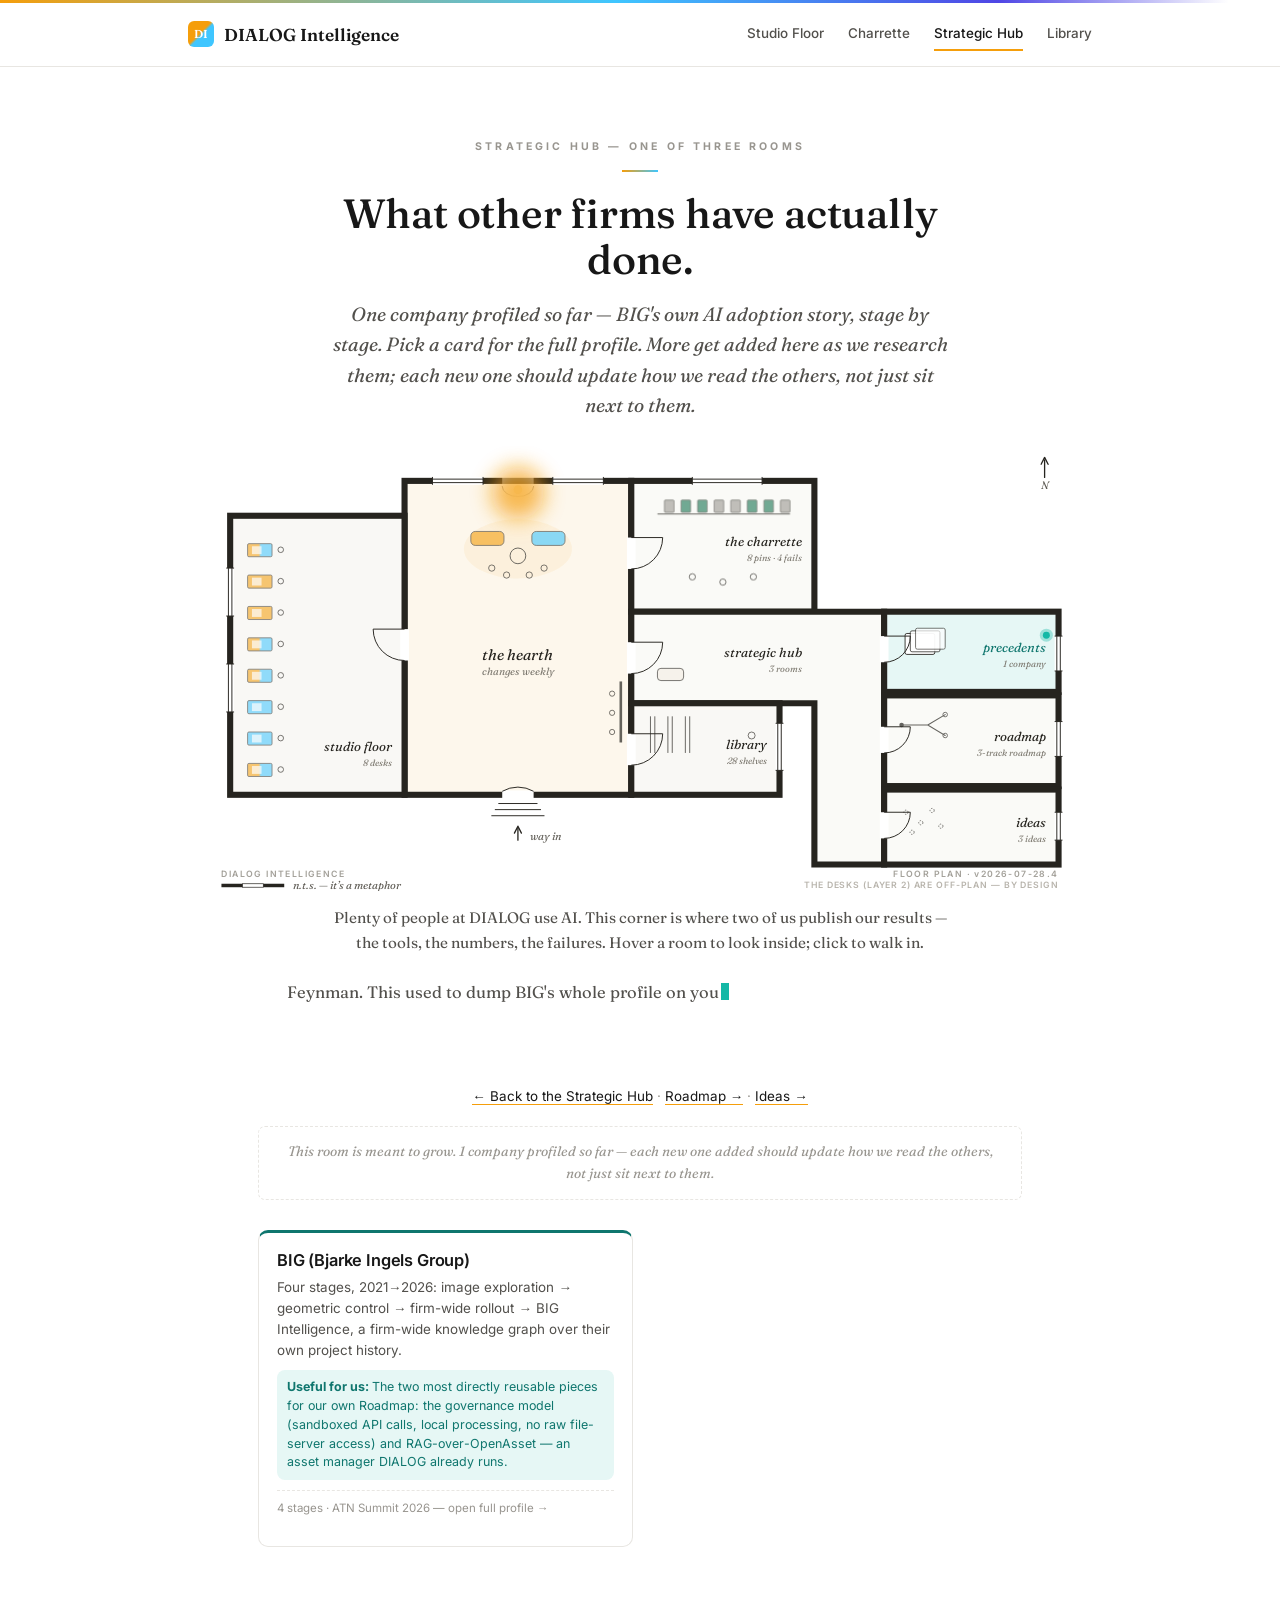
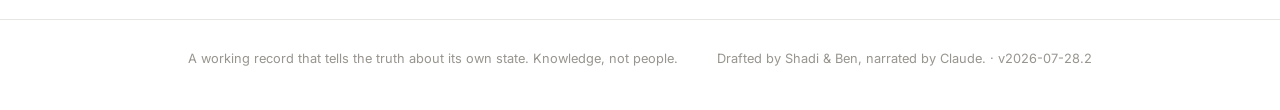
<file: precedents.html>
<!DOCTYPE html>
<!-- Precedents -- new room, split out of the old Playbook 2026-07-28, then rebuilt the
     same day as a real card picker after Shadi's own feedback: don't just dump BIG's full
     profile on the page, show a card first (what they did, what's useful) and let the
     full stage-by-stage profile open on click -- same pattern as the Studio Floor's desks.
     One profile so far: BIG. Built to hold more than one -- each new company gets its own
     card in the same menu grid. Teal, its own accent -- not borrowed from the Charrette's
     cherenkov blue. Narrated by Feynman. -->
<html lang="en">
<head>
<meta charset="UTF-8">
<meta name="viewport" content="width=device-width, initial-scale=1.0">
<title>DIALOG Intelligence — Precedents</title>
<link rel="stylesheet" href="assets/style.css">
<style>
  .nar-caret{background:#14b8a6 !important;}
  .nar-pop{border-left-color:#14b8a6 !important;background:#e6f7f5 !important;}
  .shop{max-width:820px;margin:26px auto 0;padding:0 28px;}
  .shop-meta{text-align:center;font-size:.84rem;color:var(--ink-faint);margin:0 0 18px;}

  .section-block{margin:0 0 48px;}
  .section-eyebrow{font-size:.66rem;font-weight:800;letter-spacing:.18em;text-transform:uppercase;color:#0f766e;text-align:center;margin:0 0 8px;}
  .section-h2{font-family:var(--serif);font-weight:600;font-size:1.4rem;text-align:center;margin:0 0 10px;color:#171717;}
  .section-lead{font-size:.92rem;line-height:1.68;color:var(--ink-soft);text-align:center;max-width:60ch;margin:0 auto 26px;}

  .source-card{border:1px solid #99e6da;background:#e6f7f5;border-radius:var(--radius);padding:14px 18px;margin:0 0 24px;font-size:.86rem;line-height:1.6;color:#0f4a44;}
  .source-card b{color:#0f766e;}

  .stage-card{border:1px solid var(--line);border-radius:var(--radius);background:var(--card);padding:22px 24px;margin-bottom:16px;}
  .stage-card .sc-top{display:flex;align-items:baseline;gap:10px;flex-wrap:wrap;margin-bottom:4px;}
  .stage-card .sc-n{font-family:var(--serif);font-size:.78rem;font-weight:700;color:#0f766e;}
  .stage-card h3{margin:0;font-size:1.1rem;}
  .stage-card .sc-dates{font-size:.76rem;color:var(--ink-faint);margin-left:auto;}
  .stage-row{margin:0 0 12px;font-size:.9rem;line-height:1.65;color:var(--ink-soft);}
  .stage-row b{display:block;font-size:.6rem;font-weight:700;letter-spacing:.18em;text-transform:uppercase;color:var(--ink-faint);margin-bottom:2px;}
  .stage-quote{font-family:var(--serif);font-style:italic;font-size:.94rem;line-height:1.6;color:#2b2a27;margin:0 0 14px;padding-left:14px;border-left:2px solid #99e6da;}
  .concept-list{margin:12px 0 0;padding:0;}
  .concept-item{list-style:none;margin:0 0 10px;padding:10px 12px;background:var(--wash);border-radius:8px;}
  .concept-item b{display:block;font-size:.82rem;color:#171717;margin-bottom:3px;}
  .concept-item span{font-size:.84rem;line-height:1.6;color:var(--ink-soft);}

  .numbers-grid, .deepdive-list{margin:0 0 8px;}
  .numbers-grid ul, .gov-list ul, .openq-list ul{margin:0;padding-left:18px;}
  .numbers-grid li, .gov-list li, .openq-list li{font-size:.88rem;line-height:1.65;color:var(--ink-soft);margin-bottom:9px;}
  .deepdive{border:1px dashed var(--line);border-radius:var(--radius-sm);padding:16px 18px;margin-bottom:12px;}
  .deepdive h4{margin:0 0 6px;font-size:.94rem;}
  .deepdive p{margin:0;font-size:.88rem;line-height:1.65;color:var(--ink-soft);}
  .subhead{font-size:.68rem;font-weight:800;letter-spacing:.16em;text-transform:uppercase;color:var(--ink-faint);margin:22px 0 10px;}
  .subhead:first-child{margin-top:0;}
  .sources-line{font-size:.78rem;color:var(--ink-faint);margin-top:16px;}
  .sources-line a{border-bottom-color:#14b8a6;}

  .grow-note{border:1px dashed var(--line);border-radius:var(--radius-sm);padding:14px 18px;margin:0 0 30px;font-size:.86rem;line-height:1.6;color:var(--ink-faint);text-align:center;font-style:italic;font-family:var(--serif);}

  /* ---- the menu: pick a company, same idea as the Studio Floor's desks ---- */
  .menu-grid{display:grid;grid-template-columns:repeat(2,1fr);gap:14px;}
  @media(max-width:640px){.menu-grid{grid-template-columns:1fr;}}
  .co-card{display:block;text-align:left;width:100%;font:inherit;cursor:pointer;
    background:var(--card);border:1px solid var(--line);border-top-width:3px;border-top-color:#0f766e;border-radius:var(--radius);
    padding:16px 18px;transition:border-color .15s,box-shadow .2s,transform .2s;}
  .co-card:hover{transform:translateY(-2px);box-shadow:var(--shadow);border-color:#dcdad5;}
  .co-card h3{font-size:1.02rem;margin:0 0 6px;}
  .co-card .cc-teaser{font-size:.84rem;line-height:1.55;color:var(--ink-soft);margin:0 0 10px;}
  .co-card .cc-useful{font-size:.78rem;line-height:1.5;color:#0f766e;background:#e6f7f5;border-radius:8px;padding:8px 10px;margin:0 0 10px;}
  .co-card .cc-foot{font-size:.72rem;color:var(--ink-faint);padding-top:8px;border-top:1px dashed var(--line);}

  .back-row{margin:0 0 18px;}
  .back-btn{font:inherit;font-size:.82rem;font-weight:700;color:var(--ink-soft);background:none;border:none;cursor:pointer;padding:0;border-bottom:1px solid #14b8a6;}
  .back-btn:hover{color:#0f766e;}
</style>
</head>
<body>

<div class="hairline"></div>

<nav class="site-nav">
  <div class="nav-inner">
    <a href="index.html" class="nav-logo"><span class="mark">DI</span> DIALOG Intelligence</a>
    <div class="nav-links">
      <a href="studio.html">Studio Floor</a>
      <a href="pinup.html">Charrette</a>
      <a href="modelshop.html" class="active">Strategic Hub</a>
      <a href="library.html">Library</a>
    </div>
  </div>
</nav>

<header class="hero">
  <div class="container" style="text-align:center;">
    <span class="eyebrow">STRATEGIC HUB — ONE OF THREE ROOMS</span>
    <h1 id="pageH1">Precedents</h1>
    <p class="lead" id="pageLead" style="margin-left:auto;margin-right:auto;"></p>
    <div id="floorplanMount"></div>
  </div>
</header>

<div class="shop">
  <p class="shop-meta"><a href="modelshop.html">&larr; Back to the Strategic Hub</a> &middot; <a href="roadmap.html">Roadmap &rarr;</a> &middot; <a href="ideas.html">Ideas &rarr;</a></p>

  <div class="grow-note" id="growNote"></div>

  <div id="menuView"></div>
  <div id="detailView" style="display:none;"></div>
</div>

<footer class="site-footer">
  <div class="container">
    <span>A working record that tells the truth about its own state. Knowledge, not people.</span>
    <span>Drafted by Shadi &amp; Ben, narrated by Claude. &middot; v2026-07-28.2</span>
  </div>
</footer>

<script>
window.NARRATOR = {
  page: "precedents",
  lines: [
    "Feynman. This used to dump BIG's whole profile on you at once. Pick the card now -- same as a desk on the Studio Floor.",
    "One profile so far: BIG's own path, stage by stage, with the concepts explained as they came up. Real numbers, real quotes, sourced.",
    "The point of this room isn't to feel behind. It's to see exactly where the gaps are -- and what's actually worth borrowing -- instead of guessing."
  ],
  revisit: "Precedents. Same card, still one company deep.",
  poke: "Careful. These are sourced claims, not vibes."
};
</script>
<script src="assets/floorplan.js"></script>
<script src="assets/rooms-payload.js"></script>
<script>
window.renderFloorplan(document.getElementById("floorplanMount"), "precedents");

(function(){
  var P = (window.ROOMS_PAYLOAD && window.ROOMS_PAYLOAD.precedents) || {};
  if (P.h1) document.getElementById("pageH1").textContent = P.h1;
  if (P.lead) document.getElementById("pageLead").textContent = P.lead;
  var companies = P.companies || [];
  document.getElementById("growNote").textContent = "This room is meant to grow. " + companies.length + " compan" + (companies.length === 1 ? "y" : "ies") + " profiled so far — each new one added should update how we read the others, not just sit next to them.";

  function el(tag, cls, html){ var e = document.createElement(tag); if (cls) e.className = cls; if (html !== undefined) e.innerHTML = html; return e; }

  var menuView = document.getElementById("menuView");
  var detailView = document.getElementById("detailView");

  function renderMenu(){
    menuView.style.display = ""; detailView.style.display = "none";
    menuView.innerHTML = "";
    if (!companies.length){
      menuView.appendChild(el("p", "section-lead", "No companies profiled yet."));
      return;
    }
    var grid = el("div", "menu-grid");
    companies.forEach(function(c, i){
      var card = el("button", "co-card");
      card.type = "button";
      var html = "<h3></h3>";
      if (c.teaser) html += '<p class="cc-teaser"></p>';
      if (c.useful) html += '<p class="cc-useful"><b>Useful for us: </b><span></span></p>';
      html += '<p class="cc-foot"></p>';
      card.innerHTML = html;
      card.querySelector("h3").textContent = c.name || c.slug;
      if (c.teaser) card.querySelector(".cc-teaser").textContent = c.teaser;
      if (c.useful) card.querySelector(".cc-useful span").textContent = c.useful;
      card.querySelector(".cc-foot").textContent = (c.stages ? c.stages.length + " stages" : "") + (c.source ? " · " + c.source.event : "") + " — open full profile →";
      card.addEventListener("click", function(){ renderDetail(c); });
      grid.appendChild(card);
    });
    menuView.appendChild(grid);
  }

  function renderDetail(C){
    menuView.style.display = "none"; detailView.style.display = "";
    detailView.innerHTML = "";

    var backRow = el("div", "back-row");
    var back = el("button", "back-btn", "&larr; All precedents");
    back.type = "button";
    back.addEventListener("click", renderMenu);
    backRow.appendChild(back);
    detailView.appendChild(backRow);

    var wrap = el("div");
    detailView.appendChild(wrap);

    wrap.appendChild(el("p", "section-eyebrow", C.eyebrow));
    wrap.appendChild(el("h2", "section-h2", C.h1));
    wrap.appendChild(el("p", "section-lead", C.lead));

    if (C.source){
      var s = C.source;
      wrap.appendChild(el("div", "source-card",
        "<b>" + s.event + "</b> &middot; " + s.when + " &middot; " + s.speaker + "<br>" + s.note));
    }

    (C.stages || []).forEach(function(st){
      var card = el("div", "stage-card");
      var top = el("div", "sc-top", '<span class="sc-n">STAGE ' + st.n + '</span><h3></h3><span class="sc-dates"></span>');
      top.querySelector("h3").textContent = st.name;
      top.querySelector(".sc-dates").textContent = st.dates;
      card.appendChild(top);

      var trigger = el("p", "stage-row"); trigger.innerHTML = "<b>The trigger</b><span></span>";
      trigger.querySelector("span").textContent = st.trigger;
      card.appendChild(trigger);

      var activity = el("p", "stage-row"); activity.innerHTML = "<b>What they built</b><span></span>";
      activity.querySelector("span").textContent = st.activity;
      card.appendChild(activity);

      if (st.concepts && st.concepts.length){
        var cl = el("ul", "concept-list");
        st.concepts.forEach(function(c){
          var li = el("li", "concept-item", "<b></b><span></span>");
          li.querySelector("b").textContent = c.term;
          li.querySelector("span").textContent = c.plain;
          cl.appendChild(li);
        });
        card.appendChild(cl);
      }

      if (st.quote) card.appendChild(el("p", "stage-quote", "&ldquo;" + st.quote + "&rdquo;"));

      var result = el("p", "stage-row"); result.style.marginBottom = "0";
      result.innerHTML = "<b>What changed</b><span></span>";
      result.querySelector("span").textContent = st.resultNote;
      card.appendChild(result);

      wrap.appendChild(card);
    });

    if (C.numbers && C.numbers.length){
      wrap.appendChild(el("p", "subhead", "The numbers"));
      var nWrap = el("div", "numbers-grid");
      var ul = el("ul");
      C.numbers.forEach(function(n){ ul.appendChild(el("li", null, n)); });
      nWrap.appendChild(ul);
      wrap.appendChild(nWrap);
    }

    if (C.deepDives && C.deepDives.length){
      wrap.appendChild(el("p", "subhead", "Worth going deeper on"));
      C.deepDives.forEach(function(d){
        var dd = el("div", "deepdive", "<h4></h4><p></p>");
        dd.querySelector("h4").textContent = d.title;
        dd.querySelector("p").textContent = d.body;
        wrap.appendChild(dd);
      });
    }

    if (C.governance && C.governance.length){
      wrap.appendChild(el("p", "subhead", "How they kept it safe"));
      var gWrap = el("div", "gov-list");
      var gul = el("ul");
      C.governance.forEach(function(g){ gul.appendChild(el("li", null, g)); });
      gWrap.appendChild(gul);
      wrap.appendChild(gWrap);
    }

    if (C.openQuestions && C.openQuestions.length){
      wrap.appendChild(el("p", "subhead", "What even they haven't solved yet"));
      var qWrap = el("div", "openq-list");
      var qul = el("ul");
      C.openQuestions.forEach(function(q){ qul.appendChild(el("li", null, q)); });
      qWrap.appendChild(qul);
      wrap.appendChild(qWrap);
    }

    if (C.sources && C.sources.length){
      var srcLine = el("p", "sources-line");
      srcLine.innerHTML = "Sources: " + C.sources.map(function(s){ return '<a href="' + s.u + '" target="_blank" rel="noopener">' + s.t + "</a>"; }).join(" &middot; ");
      wrap.appendChild(srcLine);
    }

    var backRow2 = el("div", "back-row");
    backRow2.style.marginTop = "24px";
    var back2 = el("button", "back-btn", "&larr; All precedents");
    back2.type = "button";
    back2.addEventListener("click", renderMenu);
    backRow2.appendChild(back2);
    detailView.appendChild(backRow2);
  }

  var initial = (location.hash || "").replace(/^#/, "");
  var initialCompany = initial ? companies.filter(function(c){ return c.slug === initial; })[0] : null;
  if (initialCompany) renderDetail(initialCompany); else renderMenu();
})();
</script>
<script src="assets/narrator.js"></script>

</body>
</html>
</file>
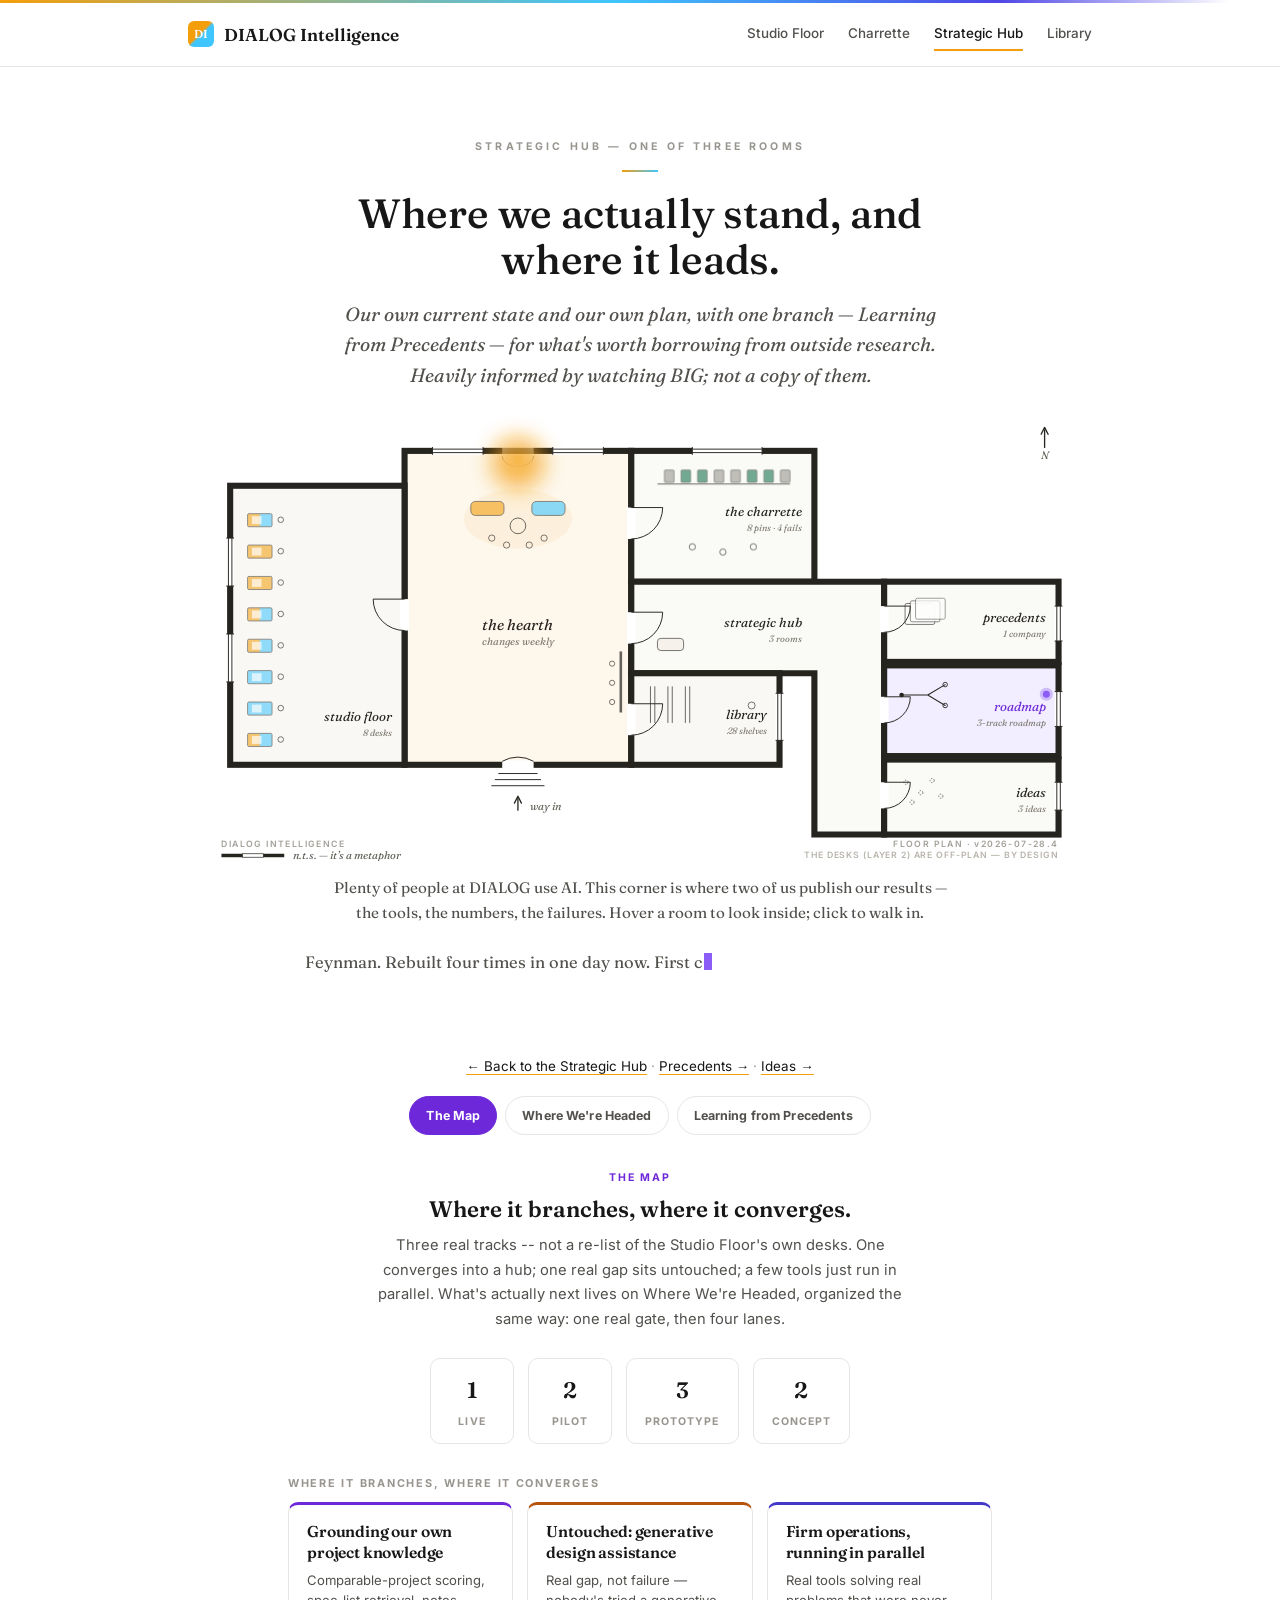
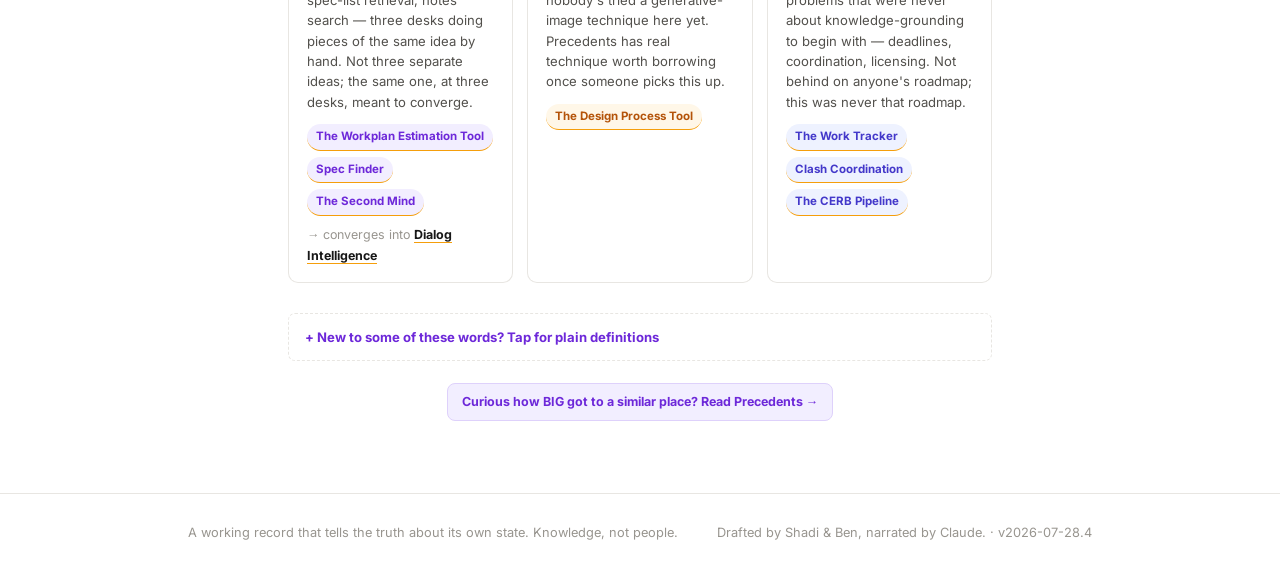
<file: roadmap.html>
<!DOCTYPE html>
<!-- Roadmap -- new room, split out of the old Playbook 2026-07-28, then rebuilt three more
     times the same day after real feedback. Pass 1: still revolved around BIG's own four
     stages. Pass 2: fixed that but added a flat desk-by-desk "Where We Stand" -- redundant
     with the Studio Floor. Pass 3: dropped that tab, surfaced map.branches (three real
     tracks, present in the data since the first split but never rendered) as the Map tab's
     lead content -- but left a full desk-by-desk walkthrough sitting underneath it, plus an
     8-step "Where We're Headed" list -- three near-duplicate representations of the same
     eight desks. Pass 4 (this one): removed the walkthrough and the dead BIG-stage
     "spine" data entirely, and rebuilt Where We're Headed around one real gate (the
     sandbox / DT-partnership / DASH sign-off decision several old steps were separately
     gesturing at) plus four lanes, organized by real dependency -- what moves now, what
     waits on the gate, the one branch worth trying, and the one road still open even for
     BIG. Violet, its own accent -- close to the Strategic Hub's indigo since this is the
     hub's main descendant, but distinct from it and from Precedents' teal. Narrated by
     Feynman. -->
<html lang="en">
<head>
<meta charset="UTF-8">
<meta name="viewport" content="width=device-width, initial-scale=1.0">
<title>DIALOG Intelligence — Roadmap</title>
<link rel="stylesheet" href="assets/style.css">
<style>
  .nar-caret{background:#8b5cf6 !important;}
  .nar-pop{border-left-color:#8b5cf6 !important;background:#f2eeff !important;}
  .shop{max-width:760px;margin:26px auto 0;padding:0 28px;}
  .shop-meta{text-align:center;font-size:.84rem;color:var(--ink-faint);margin:0 0 18px;}

  .section-block{margin:0 0 48px;}
  .section-eyebrow{font-size:.66rem;font-weight:800;letter-spacing:.18em;text-transform:uppercase;color:#6d28d9;text-align:center;margin:0 0 8px;}
  .section-h2{font-family:var(--serif);font-weight:600;font-size:1.4rem;text-align:center;margin:0 0 10px;color:#171717;}
  .section-lead{font-size:.92rem;line-height:1.68;color:var(--ink-soft);text-align:center;max-width:60ch;margin:0 auto 26px;}
  .subhead{font-size:.68rem;font-weight:800;letter-spacing:.16em;text-transform:uppercase;color:var(--ink-faint);margin:22px 0 10px;}
  .subhead:first-child{margin-top:0;}

  /* stage tally strip, now living at the top of the Map tab */
  .tally-row{display:flex;justify-content:center;gap:14px;flex-wrap:wrap;margin:0 0 30px;}
  .tally-cell{border:1px solid var(--line);border-radius:10px;padding:12px 18px;text-align:center;background:var(--card);min-width:84px;}
  .tally-cell .tn{font-family:var(--serif);font-size:1.4rem;font-weight:600;color:#171717;}
  .tally-cell .tl{display:block;font-size:.66rem;font-weight:700;letter-spacing:.1em;text-transform:uppercase;color:var(--ink-faint);margin-top:4px;}

  /* Tracks -- where it branches, where it converges */
  .tracks-wrap{display:grid;grid-template-columns:repeat(3,1fr);gap:14px;margin:0 0 30px;}
  @media(max-width:760px){.tracks-wrap{grid-template-columns:1fr;}}
  .track-card{border:1px solid var(--line);border-top-width:3px;border-radius:var(--radius);background:var(--card);padding:16px 18px;}
  .track-card.track-violet{border-top-color:#6d28d9;}
  .track-card.track-amber{border-top-color:var(--amber-deep);}
  .track-card.track-indigo{border-top-color:#4338ca;}
  .track-name{font-family:var(--serif);font-weight:600;font-size:.98rem;margin:0 0 6px;color:#171717;}
  .track-sub{font-size:.82rem;line-height:1.55;color:var(--ink-soft);margin:0 0 12px;}
  .track-desks{display:flex;flex-wrap:wrap;gap:6px;margin:0 0 8px;}
  .track-chip{font-size:.72rem;font-weight:700;padding:3px 9px;border-radius:999px;background:#f2eeff;color:#6d28d9;text-decoration:none;}
  .track-card.track-amber .track-chip{background:var(--amber-wash);color:var(--amber-deep);}
  .track-card.track-indigo .track-chip{background:#eef2ff;color:#4338ca;}
  .track-chip:hover{opacity:.75;}
  .track-hub{font-size:.78rem;color:var(--ink-faint);margin:0;}
  .track-hub a{font-weight:700;}

  /* Where We're Headed -- the gate, then four lanes */
  .gate-card{border:2px solid #6d28d9;border-radius:var(--radius);background:#f2eeff;padding:20px 22px;margin:0 0 34px;}
  .gate-label{font-size:.68rem;font-weight:800;letter-spacing:.14em;text-transform:uppercase;color:#6d28d9;margin:0 0 8px;}
  .gate-card p{margin:0;font-size:.9rem;line-height:1.68;color:#3a3450;}
  .gate-card a{font-size:.78rem;font-weight:700;margin-top:10px;display:inline-block;color:#6d28d9;}

  .lane{margin:0 0 30px;}
  .lane-title{font-size:.7rem;font-weight:800;letter-spacing:.1em;text-transform:uppercase;margin:0 0 12px;padding-bottom:8px;border-bottom:1px solid var(--line);}
  .lane.lane-indigo .lane-title{color:#4338ca;}
  .lane.lane-violet .lane-title{color:#6d28d9;}
  .lane.lane-amber .lane-title{color:var(--amber-deep);}
  .lane.lane-neutral .lane-title{color:var(--ink-faint);}
  .plan-step{border:1px solid var(--line);border-left-width:3px;border-radius:var(--radius-sm);padding:14px 18px;margin-bottom:10px;background:var(--card);}
  .lane.lane-indigo .plan-step{border-left-color:#4338ca;}
  .lane.lane-violet .plan-step{border-left-color:#6d28d9;}
  .lane.lane-amber .plan-step{border-left-color:var(--amber-deep);}
  .lane.lane-neutral .plan-step{border-left-color:#9aa5ac;border-style:dashed;}
  .plan-step .ps-name{font-weight:700;font-size:.94rem;color:#2b2a27;margin-bottom:6px;display:block;}
  .plan-step p{margin:0;font-size:.86rem;line-height:1.6;color:var(--ink-soft);}
  .plan-step a{font-size:.78rem;font-weight:700;margin-top:8px;display:inline-block;}

  /* Learning from Precedents (kept) */
  .learning-card{border:1px solid #ded1fb;background:#f2eeff;border-radius:var(--radius);padding:20px 22px;}
  .learning-card p{font-size:.9rem;line-height:1.68;color:#3a3450;margin:0 0 14px;}
  .learning-card ul{margin:0 0 14px;padding-left:18px;}
  .learning-card li{font-size:.88rem;line-height:1.65;color:#3a3450;margin-bottom:8px;}
  .learning-note{font-size:.78rem;font-style:italic;color:#6d28d9;margin-top:12px;}
  .calibration-block{border:1px solid #ded1fb;border-radius:8px;background:#fbfaff;padding:12px 14px;margin:0 0 14px;}
  .calibration-head{margin:0 0 8px;font-size:.8rem;}
  .calibration-head b{color:#6d28d9;}
  .calibration-head span{color:var(--ink-faint);}
  .calibration-row{margin:0 0 8px;font-size:.85rem;line-height:1.55;}
  .calibration-row:last-child{margin-bottom:0;}
  .calibration-row b{display:block;color:#2b2a27;font-size:.82rem;margin-bottom:2px;}
  .calibration-row span{color:#5d5a52;}
  .learning-goals-label{font-size:.68rem;font-weight:800;letter-spacing:.14em;text-transform:uppercase;color:#6d28d9;margin:14px 0 8px;}

  .rm-tabs{display:flex;flex-wrap:wrap;justify-content:center;gap:8px;margin:0 0 34px;}
  .tab-btn{font:inherit;font-size:.78rem;font-weight:700;letter-spacing:.01em;padding:8px 16px;border-radius:999px;border:1px solid var(--line);background:var(--card);color:var(--ink-soft);cursor:pointer;transition:all .15s;}
  .tab-btn:hover{border-color:#ded1fb;color:#171717;}
  .tab-btn.active{background:#6d28d9;border-color:#6d28d9;color:#fff;}

  .rm-jump{display:flex;flex-wrap:wrap;justify-content:center;gap:10px;margin:16px 0 6px;}
  .rm-jump a{font-size:.78rem;font-weight:700;padding:7px 14px;border-radius:8px;border:1px solid #ded1fb;background:#f2eeff;color:#6d28d9;text-decoration:none;}
  .rm-jump a:hover{background:#8b5cf6;color:#fff;}

  .rm-glossary{border:1px dashed var(--line);border-radius:var(--radius-sm);padding:12px 16px;margin:0 0 22px;}
  .rm-glossary summary{cursor:pointer;font-size:.82rem;font-weight:700;color:#6d28d9;list-style:none;}
  .rm-glossary summary::-webkit-details-marker{display:none;}
  .rm-glossary summary::before{content:"+ ";color:#6d28d9;}
  .rm-glossary[open] summary::before{content:"– ";}
  .rm-glossary-list{margin-top:12px;}
  .rm-glossary-row{margin:0 0 10px;font-size:.82rem;line-height:1.55;}
  .rm-glossary-row:last-child{margin-bottom:0;}
  .rm-glossary-row b{display:block;color:#171717;font-size:.8rem;margin-bottom:2px;}
  .rm-glossary-row span{color:#6b6a63;}
</style>
</head>
<body>

<div class="hairline"></div>

<nav class="site-nav">
  <div class="nav-inner">
    <a href="index.html" class="nav-logo"><span class="mark">DI</span> DIALOG Intelligence</a>
    <div class="nav-links">
      <a href="studio.html">Studio Floor</a>
      <a href="pinup.html">Charrette</a>
      <a href="modelshop.html" class="active">Strategic Hub</a>
      <a href="library.html">Library</a>
    </div>
  </div>
</nav>

<header class="hero">
  <div class="container" style="text-align:center;">
    <span class="eyebrow">STRATEGIC HUB — ONE OF THREE ROOMS</span>
    <h1 id="pageH1">Roadmap</h1>
    <p class="lead" id="pageLead" style="margin-left:auto;margin-right:auto;"></p>
    <div id="floorplanMount"></div>
  </div>
</header>

<div class="shop">
  <p class="shop-meta"><a href="modelshop.html">&larr; Back to the Strategic Hub</a> &middot; <a href="precedents.html">Precedents &rarr;</a> &middot; <a href="ideas.html">Ideas &rarr;</a></p>

  <nav class="rm-tabs" id="rmTabs">
    <button type="button" class="tab-btn" data-tab="map">The Map</button>
    <button type="button" class="tab-btn" data-tab="plan">Where We're Headed</button>
    <button type="button" class="tab-btn" data-tab="learning">Learning from Precedents</button>
  </nav>

  <div class="section-block tab-panel" id="mapSection" data-panel="map"></div>
  <div class="section-block tab-panel" id="planSection" data-panel="plan"></div>
  <div class="section-block tab-panel" id="learningSection" data-panel="learning"></div>
</div>

<footer class="site-footer">
  <div class="container">
    <span>A working record that tells the truth about its own state. Knowledge, not people.</span>
    <span>Drafted by Shadi &amp; Ben, narrated by Claude. &middot; v2026-07-28.4</span>
  </div>
</footer>

<script>
window.NARRATOR = {
  page: "roadmap",
  lines: [
    "Feynman. Rebuilt four times in one day now. First cut measured us against BIG's own four stages. Second just re-narrated the eight desks. Third surfaced the real tracks but still buried a full desk-by-desk walkthrough underneath them -- a third re-narration in different clothes.",
    "This one actually reads like a roadmap: the Map tab is just the three tracks now, nothing repeated underneath. Where We're Headed leads with the one real gate -- the sandbox and DT-partnership decision -- then four lanes for what's actually next, instead of eight steps that all secretly meant the same thing.",
    "Also went and checked something real: is there a Forma MCP yet? No -- but Autodesk's own MCP servers exist today for Revit and Fusion, with a documented path to build a custom one. Logged on the Design Process Tool's own desk, not just talked about here."
  ],
  revisit: "Roadmap. Same three tabs -- check Where We're Headed for what moved past the gate.",
  poke: "Every step here traces to a real ask or a real branch. Pull the thread if you don't believe one."
};
</script>
<script src="assets/floorplan.js"></script>
<script src="assets/rooms-payload.js"></script>
<script>
window.renderFloorplan(document.getElementById("floorplanMount"), "roadmap");

(function(){
  var R0 = (window.ROOMS_PAYLOAD && window.ROOMS_PAYLOAD.roadmap) || {};
  if (R0.h1) document.getElementById("pageH1").textContent = R0.h1;
  if (R0.lead) document.getElementById("pageLead").textContent = R0.lead;

  function el(tag, cls, html){ var e = document.createElement(tag); if (cls) e.className = cls; if (html !== undefined) e.innerHTML = html; return e; }
  function slugify(s){ return String(s).toLowerCase().replace(/[^a-z0-9]+/g,"-").replace(/^-+|-+$/g,""); }

  var STAGE_LABEL = { concept:"Concept", prototype:"Prototype", pilot:"Pilot", live:"Live", shelved:"Shelved" };

  /* ---- Where We're Headed: one real gate, then four lanes ---- */
  (function(){
    var P = R0.ourPlan; if (!P) return;
    var wrap = document.getElementById("planSection");
    wrap.appendChild(el("p", "section-eyebrow", P.eyebrow));
    wrap.appendChild(el("h2", "section-h2", P.h1));
    wrap.appendChild(el("p", "section-lead", P.lead));

    if (P.gate){
      var gate = el("div", "gate-card");
      gate.appendChild(el("p", "gate-label", P.gate.label));
      gate.appendChild(el("p", null, P.gate.note));
      if (P.gate.deskSlug){
        var glink = el("a", null, "See Dialog Intelligence's own desk &rarr;");
        glink.href = "studio.html#" + P.gate.deskSlug;
        gate.appendChild(glink);
      }
      wrap.appendChild(gate);
    }

    (P.lanes || []).forEach(function(lane){
      var laneEl = el("div", "lane lane-" + (lane.color || "neutral"));
      laneEl.appendChild(el("p", "lane-title", lane.title));
      (lane.items || []).forEach(function(it){
        var step = el("div", "plan-step");
        step.appendChild(el("span", "ps-name", it.name));
        step.appendChild(el("p", null, it.text));
        if (it.deskSlug){
          var link = el("a", null, "See its desk &rarr;");
          link.href = "studio.html#" + it.deskSlug;
          step.appendChild(link);
        }
        laneEl.appendChild(step);
      });
      wrap.appendChild(laneEl);
    });
  })();

  /* ---- 3. The Map ---- */
  (function(){
    var M = R0.map; if (!M) return;
    var wrap = document.getElementById("mapSection");
    wrap.appendChild(el("p", "section-eyebrow", M.eyebrow));
    wrap.appendChild(el("h2", "section-h2", M.h1));
    wrap.appendChild(el("p", "section-lead", M.lead));

    if (R0.stageTally && R0.stageTally.length){
      var tr = el("div", "tally-row");
      R0.stageTally.forEach(function(t){
        var c = el("div", "tally-cell", '<span class="tn"></span><span class="tl"></span>');
        c.querySelector(".tn").textContent = t.n;
        c.querySelector(".tl").textContent = STAGE_LABEL[t.stage] || t.stage;
        tr.appendChild(c);
      });
      wrap.appendChild(tr);
    }

    /* -- the tracks: where things branch, where they converge, where they run
       parallel. This is the actual roadmap -- not a re-listing of desks (that's
       what the Studio Floor is for) but the shape connecting them. -- */
    if (M.branches && M.branches.length){
      var deskById = {};
      (M.pockets || []).forEach(function(p){ deskById[p.id] = p; });
      if (M.opportunity) deskById[M.opportunity.id] = M.opportunity;
      (M.offPath || []).forEach(function(o){ deskById[o.id] = o; });

      wrap.appendChild(el("p", "subhead", "Where it branches, where it converges"));
      var tracksWrap = el("div", "tracks-wrap");
      M.branches.forEach(function(b){
        var card = el("div", "track-card track-" + (b.color || "violet"));
        card.appendChild(el("h3", "track-name", b.label));
        card.appendChild(el("p", "track-sub", b.sub));
        var chips = el("div", "track-desks");
        (b.memberIds || []).forEach(function(id){
          var d = deskById[id];
          if (!d) return;
          var a = document.createElement("a");
          a.className = "track-chip";
          a.href = "studio.html#" + d.deskSlug;
          a.textContent = d.label;
          chips.appendChild(a);
        });
        card.appendChild(chips);
        if (b.hubId && deskById[b.hubId]){
          var hubNote = el("p", "track-hub");
          hubNote.innerHTML = "&rarr; converges into <a></a>";
          hubNote.querySelector("a").textContent = deskById[b.hubId].label;
          hubNote.querySelector("a").href = "studio.html#" + deskById[b.hubId].deskSlug;
          card.appendChild(hubNote);
        }
        tracksWrap.appendChild(card);
      });
      wrap.appendChild(tracksWrap);
    }

    if (M.glossary && M.glossary.length){
      var gloss = el("details", "rm-glossary");
      gloss.appendChild(el("summary", null, "New to some of these words? Tap for plain definitions"));
      var dl = el("div", "rm-glossary-list");
      M.glossary.forEach(function(g){
        var row = el("div", "rm-glossary-row", "<b></b><span></span>");
        row.querySelector("b").textContent = g.term;
        row.querySelector("span").textContent = g.def;
        dl.appendChild(row);
      });
      gloss.appendChild(dl);
      wrap.appendChild(gloss);
    }

    var toPrecedents = el("div", "rm-jump");
    var pbLink = document.createElement("a"); pbLink.href = "precedents.html"; pbLink.textContent = "Curious how BIG got to a similar place? Read Precedents →";
    toPrecedents.appendChild(pbLink);
    wrap.appendChild(toPrecedents);
  })();

  /* ---- 4. Learning from Precedents ---- */
  (function(){
    var L = R0.learningFromPrecedents; if (!L) return;
    var wrap = document.getElementById("learningSection");
    wrap.appendChild(el("p", "section-eyebrow", L.eyebrow));
    wrap.appendChild(el("h2", "section-h2", L.h1));
    wrap.appendChild(el("p", "section-lead", L.lead));

    var card = el("div", "learning-card");
    if (L.honestStart) card.appendChild(el("p", null, L.honestStart));

    if (L.calibration && L.calibration.length){
      L.calibration.forEach(function(cal){
        var calWrap = el("div", "calibration-block");
        var head = el("p", "calibration-head");
        head.innerHTML = "<b></b><span></span>";
        head.querySelector("b").textContent = cal.who + "’s calibration";
        head.querySelector("span").textContent = " · " + cal.date;
        calWrap.appendChild(head);
        (cal.items || []).forEach(function(it){
          var row = el("div", "calibration-row", "<b></b><span></span>");
          row.querySelector("b").textContent = it.topic;
          row.querySelector("span").textContent = it.level;
          calWrap.appendChild(row);
        });
        card.appendChild(calWrap);
      });
    }

    if (L.goals && L.goals.length){
      var goalsLabel = el("p", "learning-goals-label", "Goals that follow from that");
      card.appendChild(goalsLabel);
      var ul = el("ul");
      L.goals.forEach(function(g){ ul.appendChild(el("li", null, g)); });
      card.appendChild(ul);
    }
    if (L.habit) card.appendChild(el("p", null, L.habit));
    if (L.note) card.appendChild(el("p", "learning-note", L.note));
    wrap.appendChild(card);
  })();

  /* ---- Tabs ---- */
  (function(){
    var tabsNav = document.getElementById("rmTabs");
    var panels = document.querySelectorAll(".tab-panel");
    var VALID = ["map", "plan", "learning"];
    function showTab(name, push){
      if (VALID.indexOf(name) < 0) name = "map";
      var btns = tabsNav.querySelectorAll(".tab-btn");
      for (var i = 0; i < btns.length; i++) btns[i].classList.toggle("active", btns[i].getAttribute("data-tab") === name);
      for (var j = 0; j < panels.length; j++) panels[j].style.display = (panels[j].getAttribute("data-panel") === name) ? "" : "none";
      if (push && location.hash !== "#" + name) history.pushState(null, "", "#" + name);
    }
    tabsNav.addEventListener("click", function(e){
      var btn = e.target.closest ? e.target.closest(".tab-btn") : null;
      if (!btn) return;
      showTab(btn.getAttribute("data-tab"), true);
    });
    window.addEventListener("popstate", function(){
      var h = (location.hash || "#map").replace(/^#/, "");
      showTab(h, false);
    });
    var initial = (location.hash || "#map").replace(/^#/, "");
    showTab(initial, false);
  })();

})();
</script>
<script src="assets/narrator.js"></script>

</body>
</html>
</file>
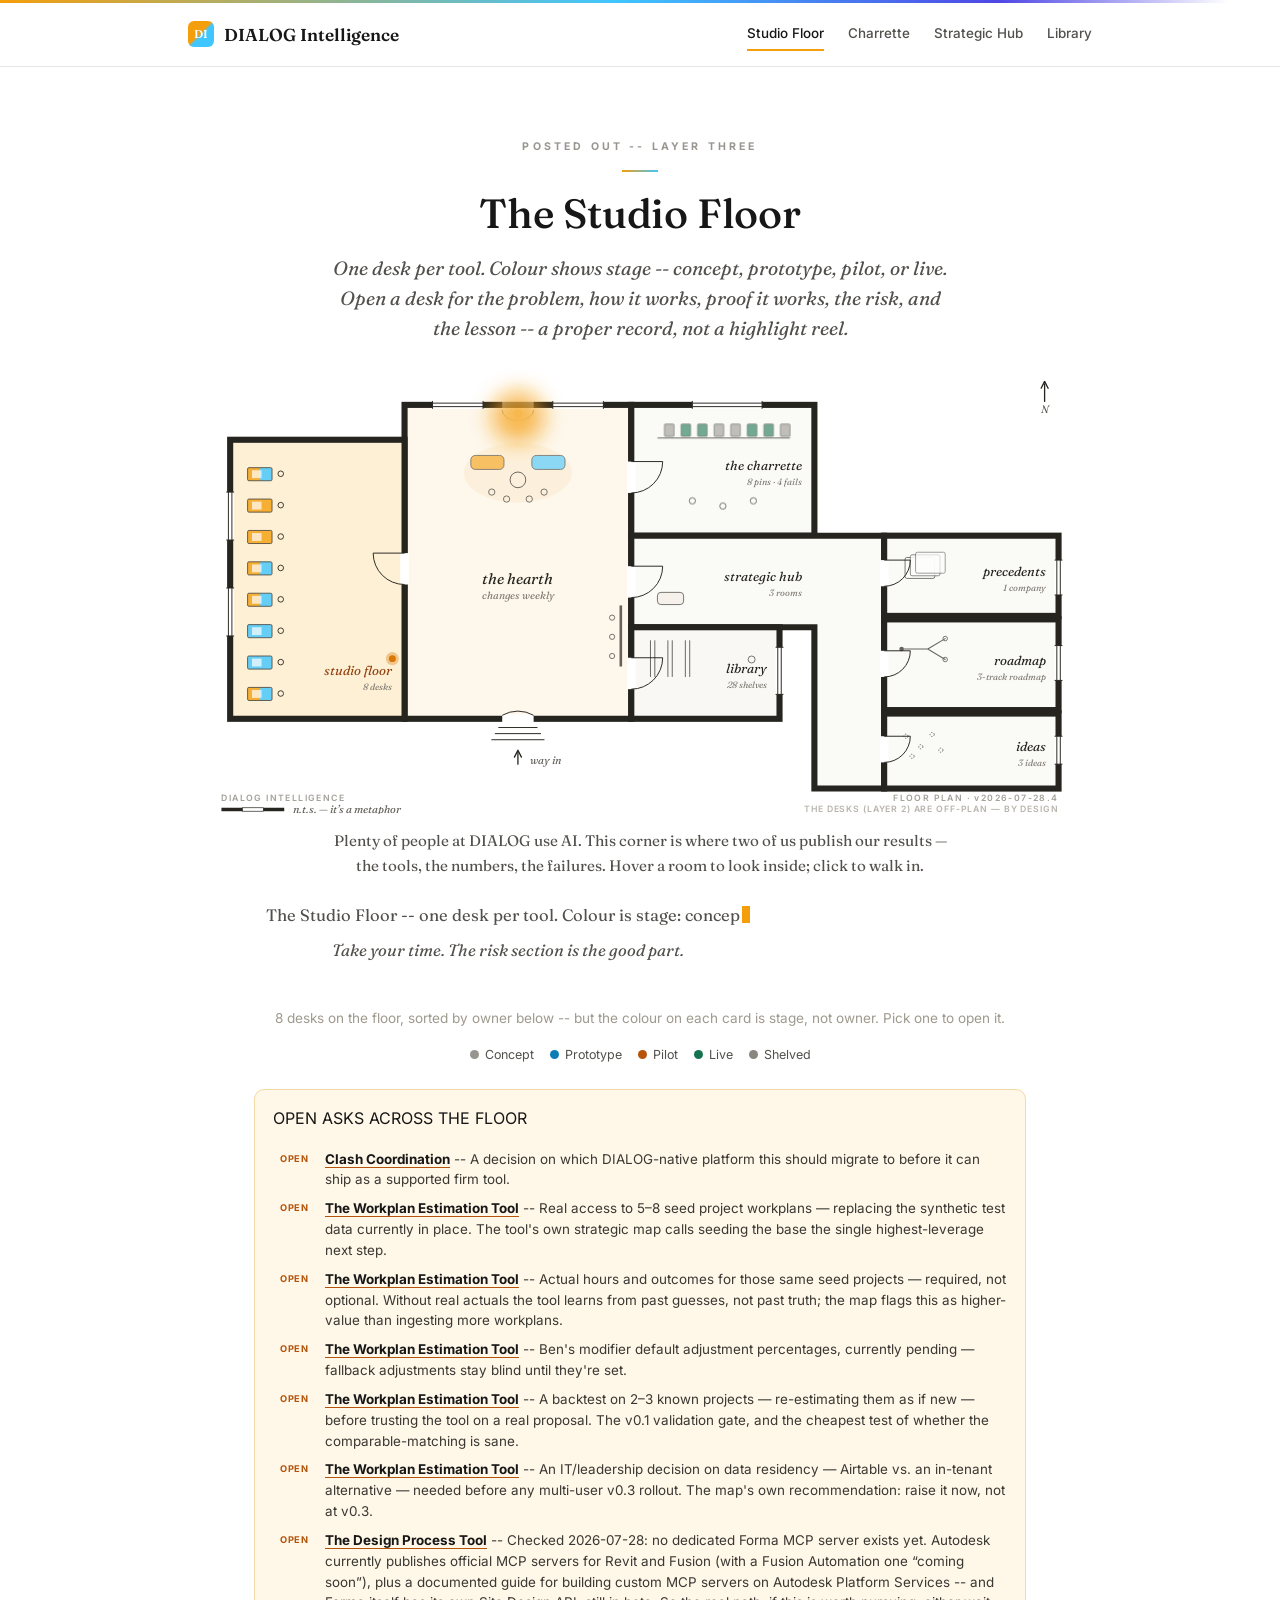
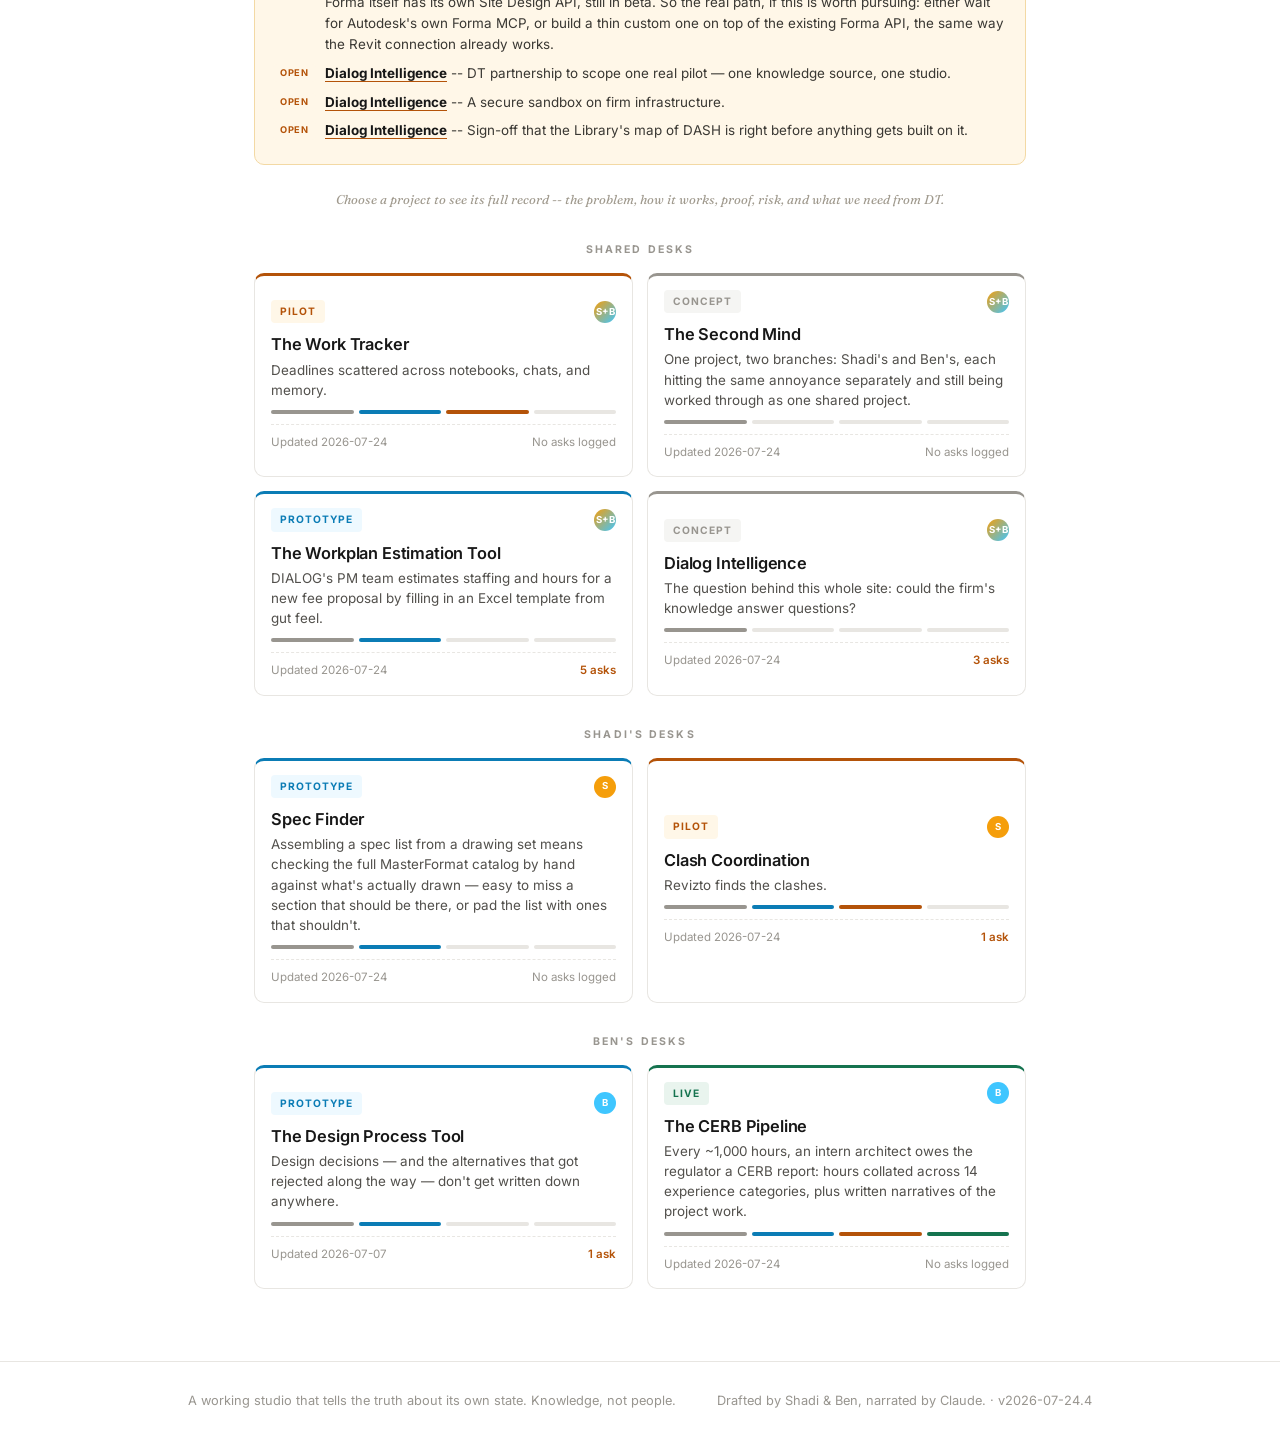
<file: studio.html>
<!DOCTYPE html>
<!-- Studio Floor -- the desks, rendered live from assets/rooms-payload.js.
     You arrive at a menu: every project as a card, grouped by owner. Cards lead with STAGE
     (concept/prototype/pilot/live/shelved) -- colour is maturity, not owner; owner is a small
     initial badge. Pick one and that desk opens as one continuous, proper project record:
     a "For DT" box (where it's at, what's needed), then the problem, how it works, proof it
     works (an actual before/after), the risk, and the lesson -- nothing collapsed, nothing
     hidden. The discussion (Amber + Feynman actually working through it) runs underneath,
     and recent activity from the Charrette closes it out. Deep-linkable:
     studio.html#the-work-tracker opens that desk directly, which is how the Hearth's bar
     links straight through to a project. -->
<html lang="en">
<head>
<meta charset="UTF-8">
<meta name="viewport" content="width=device-width, initial-scale=1.0">
<title>DIALOG Intelligence -- Studio Floor</title>
<link rel="stylesheet" href="assets/style.css">
<style>
  .nar-caret{background:#f59e0b !important;}
  .floor{max-width:820px;margin:8px auto 0;padding:0 24px;}
  .floor-lead{text-align:center;font-size:.85rem;color:#a09a8e;margin:0 0 6px;}

  /* legend: what colour means now */
  .legend{display:flex;justify-content:center;gap:16px;margin:14px 0 24px;font-size:.78rem;color:var(--ink-soft);flex-wrap:wrap;}
  .legend .chip{display:flex;align-items:center;gap:6px;}
  .legend .dot{width:9px;height:9px;border-radius:50%;display:inline-block;}
  .legend .dot.concept{background:var(--ink-faint);}
  .legend .dot.prototype{background:var(--cheren-deep);}
  .legend .dot.pilot{background:var(--amber-deep);}
  .legend .dot.live{background:var(--win);}
  .legend .dot.shelved{background:var(--fail);}

  /* ---- the menu: pick a project ---- */
  .picker-hint{text-align:center;font-size:.8rem;color:#a09a8e;margin:0 0 22px;font-style:italic;font-family:var(--serif);}
  .desk-section-label{font-size:.66rem;font-weight:800;letter-spacing:.2em;text-transform:uppercase;color:var(--ink-faint);margin:30px 0 14px;text-align:center;}
  .menu-grid{display:grid;grid-template-columns:repeat(2,1fr);gap:14px;}
  @media(max-width:640px){.menu-grid{grid-template-columns:1fr;}}
  .menu-card{display:block;text-align:left;width:100%;font:inherit;cursor:pointer;
    background:var(--card);border:1px solid var(--line);border-top-width:3px;border-radius:var(--radius);
    padding:14px 16px;transition:border-color .15s,box-shadow .2s,transform .2s;}
  .menu-card:hover{transform:translateY(-2px);box-shadow:var(--shadow);border-color:#dcdad5;}
  .menu-card.concept{border-top-color:var(--ink-faint);}
  .menu-card.prototype{border-top-color:var(--cheren-deep);}
  .menu-card.pilot{border-top-color:var(--amber-deep);}
  .menu-card.live{border-top-color:var(--win);}
  .menu-card.shelved{border-top-color:var(--fail);}
  .mc-top{display:flex;justify-content:space-between;align-items:center;margin-bottom:10px;}
  .menu-card h3{font-size:1.02rem;margin:0 0 4px;}
  .menu-card .mc-teaser{font-size:.84rem;line-height:1.5;color:var(--ink-soft);margin:0 0 4px;}
  .menu-card .mc-track{margin:10px 0;}
  .menu-card .mc-foot{display:flex;justify-content:space-between;align-items:center;font-size:.72rem;color:var(--ink-faint);padding-top:8px;border-top:1px dashed var(--line);}

  /* ---- the detail: one open desk, continuous, nothing collapsed ---- */
  .back-row{margin:0 0 18px;}
  .back-btn{font:inherit;font-size:.82rem;font-weight:700;color:var(--ink-soft);background:none;border:none;cursor:pointer;padding:0;border-bottom:1px solid var(--amber);}
  .back-btn:hover{color:var(--amber-deep);}
  .detail-nav{display:flex;justify-content:space-between;gap:12px;margin-top:22px;padding-top:16px;border-top:1px dashed var(--line);font-size:.82rem;}
  .detail-nav button{font:inherit;font-size:.8rem;font-weight:600;color:var(--ink-soft);background:none;border:none;cursor:pointer;padding:0;}
  .detail-nav button:hover:not(:disabled){color:var(--amber-deep);}
  .detail-nav button:disabled{opacity:.35;cursor:default;}
  .desk-head{display:flex;justify-content:space-between;align-items:flex-start;flex-wrap:wrap;gap:10px;margin-bottom:2px;}
  .desk-head .dh-sub{font-size:.76rem;color:var(--ink-faint);margin-top:2px;}

  .desk .exchange{margin-top:20px;padding-top:16px;border-top:1px dashed var(--line);}
  .desk .exchange-label{font-size:.6rem;font-weight:700;letter-spacing:.18em;text-transform:uppercase;color:var(--ink-faint);margin:0 0 12px;}

  .activity{margin-top:18px;padding-top:14px;border-top:1px dashed var(--line);}
  .activity-label{font-size:.6rem;font-weight:700;letter-spacing:.18em;text-transform:uppercase;color:var(--ink-faint);margin:0 0 10px;}
  .activity-row{display:flex;align-items:baseline;gap:10px;font-size:.85rem;color:var(--ink-soft);margin-bottom:7px;flex-wrap:wrap;}
  .activity-row:last-child{margin-bottom:0;}
  .activity-row .stamp{flex:0 0 auto;}
  .activity-date{color:var(--ink-faint);font-size:.76rem;flex:0 0 auto;}
  .activity-verdict{flex:1 1 220px;}

  .desk.retired{opacity:.58;}
</style>
</head>
<body>

<div class="hairline"></div>

<nav class="site-nav">
  <div class="nav-inner">
    <a href="index.html" class="nav-logo"><span class="mark">DI</span> DIALOG Intelligence</a>
    <div class="nav-links">
      <a href="studio.html" class="active">Studio Floor</a>
      <a href="pinup.html">Charrette</a>
      <a href="modelshop.html">Strategic Hub</a>
      <a href="library.html">Library</a>
    </div>
  </div>
</nav>

<header class="hero">
  <div class="container" style="text-align:center;">
    <span class="eyebrow">POSTED OUT -- LAYER THREE</span>
    <h1>The Studio Floor</h1>
    <p class="lead" style="margin:0 auto;">One desk per tool. Colour shows <em>stage</em> -- concept, prototype, pilot, or live. Open a desk for the problem, how it works, proof it works, the risk, and the lesson -- a proper record, not a highlight reel.</p>
    <div id="floorplanMount"></div>
  </div>
</header>

<div class="floor">
  <p class="floor-lead" id="floorLead"></p>
  <div class="legend">
    <span class="chip"><span class="dot concept"></span>Concept</span>
    <span class="chip"><span class="dot prototype"></span>Prototype</span>
    <span class="chip"><span class="dot pilot"></span>Pilot</span>
    <span class="chip"><span class="dot live"></span>Live</span>
    <span class="chip"><span class="dot shelved"></span>Shelved</span>
  </div>
  <div id="menuView"></div>
  <div id="detailView" style="display:none;"></div>
</div>

<footer class="site-footer">
  <div class="container">
    <span>A working studio that tells the truth about its own state. Knowledge, not people.</span>
    <span>Drafted by Shadi &amp; Ben, narrated by Claude. &middot; v2026-07-24.4</span>
  </div>
</footer>

<script>
window.NARRATOR = {
  page: "studio",
  lines: [
    "The Studio Floor -- one desk per tool. Colour is stage: concept, prototype, pilot, live, or shelved.",
    "Pick a project below. Every desk now reads like an actual project record -- the problem, how it works, proof it works, the risk, the lesson -- with the DT box up top and the discussion underneath.",
    "The discussion is where we actually argue -- about readiness, about risk, about whether it's real yet. That part doesn't get to be tidy."
  ],
  revisit: "Back to the floor. Pick a desk -- the risk section included, as always.",
  scrollLine: "Take your time. The risk section is the good part.",
  poke: "That's a real desk. Coffee ring and all."
};
</script>
<script src="assets/floorplan.js"></script>
<script src="assets/rooms-payload.js"></script>
<script>
window.renderFloorplan(document.getElementById("floorplanMount"), "studio");

(function(){
  var R = window.ROOMS_PAYLOAD || {};
  var desks = (R.studio && R.studio.desks) || [];
  var pins = (R.pinup && R.pinup.pins) || [];
  var reduced = window.matchMedia && window.matchMedia('(prefers-reduced-motion: reduce)').matches;

  var menuView = document.getElementById("menuView");
  var detailView = document.getElementById("detailView");
  var floorLead = document.getElementById("floorLead");

  var STAGE_TRACK = ["concept","prototype","pilot","live"];
  var STAGE_LABEL = { concept:"Concept", prototype:"Prototype", pilot:"Pilot", live:"Live", shelved:"Shelved" };

  function slugify(s){ return String(s).toLowerCase().replace(/[^a-z0-9]+/g,"-").replace(/^-+|-+$/g,""); }
  function ownerKey(d){ return d.owner === "shared" ? "shared" : (d.owner === "cherenkov" ? "cherenkov" : "amber"); }
  function initials(d){ var o = ownerKey(d); return o === "shared" ? "S+B" : (o === "cherenkov" ? "B" : "S"); }
  function stageOf(d){ return d.stage || "concept"; }
  function firstSentence(s){ if(!s) return ""; var m = /^(.*?[.!?])(\s|$)/.exec(s); return m ? m[1] : s; }
  function whoLabel(w){ return w === "amber" ? "AMBER" : "FEYNMAN"; }
  desks.forEach(function(d){ d.__slug = slugify(d.name); });

  function splitProof(text){
    if (!text) return null;
    var m = /^([\s\S]*?)\bAfter\b[^:]*:\s*([\s\S]*)$/.exec(text);
    if (!m) return null;
    var afterText = m[2].trim();
    var beforeRaw = m[1].trim();
    var bm = /^Before\b\s*[,:]?\s*(?:both of us\s*:?\s*)?(.*)$/.exec(beforeRaw);
    var beforeText = bm ? bm[1].replace(/^:\s*/, "").trim() : beforeRaw;
    if (!beforeText || !afterText) return null;
    return { before: beforeText, after: afterText };
  }

  function typeInto(el, txt, cb){
    if (reduced){ el.textContent = txt; if (cb) cb(); return; }
    var caret = document.createElement('span'); caret.className = 'caret'; el.appendChild(caret);
    var i = 0;
    (function tick(){
      if (el.__finish){ el.textContent = txt; if (cb) cb(); return; }
      if (i < txt.length){
        el.insertBefore(document.createTextNode(txt.charAt(i)), caret); i++;
        setTimeout(tick, txt.charAt(i-1) === '.' ? 65 : 14);
      } else { caret.remove(); if (cb) setTimeout(cb, 380); }
    })();
  }

  function buildStageTrack(d, withLabels){
    var stage = stageOf(d);
    var idx = STAGE_TRACK.indexOf(stage);
    var wrap = document.createElement("div"); wrap.className = "stage-track";
    STAGE_TRACK.forEach(function(s, i){
      var seg = document.createElement("span"); seg.className = "seg" + (idx >= 0 && i <= idx ? " on " + s : "");
      wrap.appendChild(seg);
    });
    if (!withLabels) return wrap;
    var outer = document.createElement("div");
    outer.appendChild(wrap);
    var labels = document.createElement("div"); labels.className = "stage-track-labels";
    STAGE_TRACK.forEach(function(s, i){
      var span = document.createElement("span"); span.textContent = STAGE_LABEL[s];
      if (i === idx) span.className = "current";
      labels.appendChild(span);
    });
    outer.appendChild(labels);
    return outer;
  }

  function askSummary(d){
    var asks = d.asks || [];
    var open = asks.filter(function(a){ return a.status === "open"; }).length;
    var span = document.createElement("span");
    if (!asks.length){ span.className = "ask-flag"; span.textContent = "No asks logged"; return span; }
    if (open > 0){ span.className = "ask-flag open"; span.textContent = open + (open > 1 ? " asks" : " ask"); return span; }
    span.className = "ask-flag answered"; span.textContent = "Asks answered"; return span;
  }

  function buildExchange(script){
    var wrap = document.createElement("div"); wrap.className = "exchange";
    var voices = {}; script.forEach(function(l){ voices[l.who] = true; });
    var solo = Object.keys(voices).length === 1;
    var label = document.createElement("p"); label.className = "exchange-label";
    label.textContent = "THE DISCUSSION" + (solo ? " -- " + whoLabel(script[0].who) + " ALONE ON THIS ONE" : " -- AMBER + FEYNMAN");
    wrap.appendChild(label);
    var items = script.map(function(l){
      var row = document.createElement("div");
      row.className = "say " + (l.who === "amber" ? "amber" : "ben");
      row.innerHTML = '<span class="who"></span><div class="bubble"></div>';
      row.querySelector(".who").textContent = whoLabel(l.who);
      wrap.appendChild(row);
      return { row: row, bubble: row.querySelector(".bubble"), t: l.t };
    });
    var i = 0;
    (function next(){
      if (i >= items.length) return;
      var it = items[i++];
      requestAnimationFrame(function(){ it.row.classList.add("on"); });
      it.bubble.addEventListener("click", function(){ it.bubble.__finish = true; });
      typeInto(it.bubble, it.t, next);
    })();
    return wrap;
  }

  function buildExchangeEmpty(){
    var wrap = document.createElement("div"); wrap.className = "exchange";
    var label = document.createElement("p"); label.className = "exchange-label";
    label.textContent = "THE DISCUSSION";
    wrap.appendChild(label);
    var empty = document.createElement("p"); empty.className = "dt-empty";
    empty.textContent = "No discussion recorded yet for this desk -- add one via the project-update prompt when there's an actual disagreement or decision worth keeping.";
    wrap.appendChild(empty);
    return wrap;
  }

  function pinsForDesk(name){ return pins.filter(function(p){ return p.desk === name; }); }

  function buildActivity(name){
    var matches = pinsForDesk(name);
    if (!matches.length) return null;
    var wrap = document.createElement("div"); wrap.className = "activity";
    var label = document.createElement("p"); label.className = "activity-label";
    label.textContent = "RECENT ACTIVITY -- FROM THE PIN-UP WALL";
    wrap.appendChild(label);
    matches.slice().reverse().forEach(function(p){
      var row = document.createElement("div"); row.className = "activity-row";
      row.innerHTML = '<span class="stamp"></span><span class="activity-date"></span><span class="activity-verdict"></span>';
      row.querySelector(".stamp").textContent = p.stamp;
      row.querySelector(".stamp").className = "stamp " + p.stamp;
      row.querySelector(".activity-date").textContent = p.date;
      row.querySelector(".activity-verdict").textContent = p.verdict;
      wrap.appendChild(row);
    });
    return wrap;
  }

  var RECORD_LABELS = { problem: "The problem", how: "How it works", proof: "Proof it works", risk: "Risk", lesson: "The lesson" };

  var groups = [
    { key: "shared", label: "SHARED DESKS", items: [] },
    { key: "amber", label: "SHADI'S DESKS", items: [] },
    { key: "cherenkov", label: "BEN'S DESKS", items: [] }
  ];
  var byKey = {}; groups.forEach(function(g){ byKey[g.key] = g; });
  desks.forEach(function(d){ byKey[ownerKey(d)].items.push(d); });

  /* ---- the menu ---- */
  function buildAsksSummary(){
    var open = [];
    var answeredCount = 0;
    desks.forEach(function(d){
      (d.asks || []).forEach(function(a){
        if (a.status === "open") open.push({ desk: d, text: a.text });
        else answeredCount++;
      });
    });
    var box = document.createElement("div"); box.className = "asks-summary";
    var label = document.createElement("p"); label.className = "dt-label"; label.textContent = "OPEN ASKS ACROSS THE FLOOR";
    box.appendChild(label);
    if (!open.length){
      var empty = document.createElement("p"); empty.className = "dt-empty";
      empty.textContent = answeredCount
        ? "Nothing open right now -- every logged ask has been answered."
        : "Nothing open right now -- no asks logged yet.";
      box.appendChild(empty);
    } else {
      open.forEach(function(o){
        var row = document.createElement("div"); row.className = "ask-row";
        row.innerHTML = '<span class="ask-chip open">Open</span><span></span>';
        var span = row.querySelector("span:last-child");
        var link = document.createElement("a"); link.href = "#" + o.desk.__slug; link.textContent = o.desk.name;
        link.addEventListener("click", function(e){ e.preventDefault(); openDesk(o.desk.__slug, true); });
        span.appendChild(link);
        span.appendChild(document.createTextNode(" -- " + o.text));
        row.appendChild(span);
        box.appendChild(row);
      });
    }
    if (answeredCount){
      var note = document.createElement("p"); note.className = "asks-summary-note";
      note.textContent = answeredCount + (answeredCount > 1 ? " asks" : " ask") + " already answered across the floor.";
      box.appendChild(note);
    }
    return box;
  }

  function buildMenu(){
    menuView.innerHTML = "";
    menuView.appendChild(buildAsksSummary());
    floorLead.textContent = desks.length + " desks on the floor, sorted by owner below -- but the colour on each card is stage, not owner. Pick one to open it.";
    var hint = document.createElement("p"); hint.className = "picker-hint";
    hint.textContent = "Choose a project to see its full record -- the problem, how it works, proof, risk, and what we need from DT.";
    menuView.appendChild(hint);

    groups.forEach(function(g){
      if (!g.items.length) return;
      var h = document.createElement("p"); h.className = "desk-section-label"; h.textContent = g.label;
      menuView.appendChild(h);
      var grid = document.createElement("div"); grid.className = "menu-grid";
      g.items.forEach(function(d){
        var stage = stageOf(d);
        var card = document.createElement("button");
        card.className = "menu-card " + stage + (d.status === "retired" ? " retired" : "");
        var html = '<div class="mc-top"><span class="stage-pill ' + stage + '"></span><span class="owner-badge ' + ownerKey(d) + '"></span></div>' +
          '<h3></h3><p class="mc-teaser"></p><div class="mc-track"></div>' +
          '<div class="mc-foot"><span class="desk-updated"></span></div>';
        card.innerHTML = html;
        card.querySelector(".stage-pill").textContent = STAGE_LABEL[stage];
        card.querySelector(".owner-badge").textContent = initials(d);
        card.querySelector("h3").textContent = d.name;
        card.querySelector(".mc-teaser").textContent = firstSentence(d.problem) || firstSentence(d.how);
        card.querySelector(".mc-track").appendChild(buildStageTrack(d, false));
        var foot = card.querySelector(".mc-foot");
        var upd = foot.querySelector(".desk-updated");
        upd.textContent = d.updated ? "Updated " + d.updated : "";
        foot.appendChild(askSummary(d));
        card.addEventListener("click", function(){ openDesk(d.__slug, true); });
        grid.appendChild(card);
      });
      menuView.appendChild(grid);
    });
  }

  /* ---- one open desk: continuous project record, nothing collapsed ---- */
  function buildDetail(d){
    var owner = ownerKey(d);
    var stage = stageOf(d);
    var el = document.createElement("div");
    el.className = "desk " + owner + (d.status === "retired" ? " retired" : "");

    var head = document.createElement("div"); head.className = "desk-head";
    head.innerHTML = '<div><h3></h3><p class="dh-sub"></p></div><span class="stage-pill ' + stage + '"></span>';
    head.querySelector("h3").textContent = d.name;
    head.querySelector(".dh-sub").textContent = (d.tag || d.owner) + (d.updated ? " \u00b7 updated " + d.updated : "");
    head.querySelector(".stage-pill").textContent = STAGE_LABEL[stage];
    el.appendChild(head);

    if (STAGE_TRACK.indexOf(stage) >= 0) el.appendChild(buildStageTrack(d, true));

    var dtBox = document.createElement("div"); dtBox.className = "dt-box";
    var dtLabel = document.createElement("p"); dtLabel.className = "dt-label"; dtLabel.textContent = "FOR DT -- WHERE IT'S AT, WHAT WE NEED";
    dtBox.appendChild(dtLabel);
    var dtWhere = document.createElement("p"); dtWhere.className = "dt-where";
    dtWhere.textContent = firstSentence(d.problem) || firstSentence(d.how) || "";
    dtBox.appendChild(dtWhere);
    var asksLabel = document.createElement("p"); asksLabel.className = "dt-asks-label"; asksLabel.textContent = "THE ASKS";
    dtBox.appendChild(asksLabel);
    var asks = d.asks || [];
    if (!asks.length){
      var empty = document.createElement("p"); empty.className = "dt-empty";
      empty.textContent = "No asks logged yet for this desk -- add them via the project-update prompt.";
      dtBox.appendChild(empty);
    } else {
      asks.forEach(function(a){
        var row = document.createElement("div"); row.className = "ask-row";
        row.innerHTML = '<span class="ask-chip ' + a.status + '"></span><span></span>';
        row.querySelector(".ask-chip").textContent = a.status === "open" ? "Open" : "Answered";
        row.querySelector("span:last-child").textContent = a.text;
        dtBox.appendChild(row);
      });
    }
    el.appendChild(dtBox);

    var record = document.createElement("div"); record.className = "record";

    if (d.problem){
      var pProblem = document.createElement("p"); pProblem.className = "anat problem";
      pProblem.innerHTML = '<b></b><span></span>';
      pProblem.querySelector("b").textContent = RECORD_LABELS.problem;
      pProblem.querySelector("span").textContent = d.problem;
      record.appendChild(pProblem);
    }

    function branchProofBlock(text){
      var split = splitProof(text);
      var wrap = document.createElement("div"); wrap.className = "branch-proof";
      if (split){
        wrap.innerHTML = '<span class="bp-before"><b>Before</b> </span><span class="bp-after"><b>After</b> </span>';
        wrap.querySelector(".bp-before").appendChild(document.createTextNode(split.before));
        wrap.querySelector(".bp-after").appendChild(document.createTextNode(split.after));
      } else {
        wrap.textContent = text;
      }
      return wrap;
    }

    if (d.branches && d.branches.length){
      ["how","proof","risk"].forEach(function(k){
        var sectionLabel = document.createElement("p"); sectionLabel.className = "proof-label";
        sectionLabel.textContent = RECORD_LABELS[k] || (k === "how" ? "How it works" : k === "proof" ? "Proof it works" : "Risk");
        record.appendChild(sectionLabel);
        var cols = document.createElement("div"); cols.className = "branch-columns";
        d.branches.forEach(function(b){
          if (!b[k]) return;
          var col = document.createElement("div"); col.className = "branch-col " + ownerKey({owner:b.owner});
          var head = document.createElement("b"); head.className = "branch-col-label"; head.textContent = b.label;
          col.appendChild(head);
          if (k === "proof"){
            col.appendChild(branchProofBlock(b[k]));
          } else {
            var span = document.createElement("span"); span.textContent = b[k];
            col.appendChild(span);
          }
          cols.appendChild(col);
        });
        record.appendChild(cols);
      });
    } else {
      if (d.how){
        var pHow = document.createElement("div"); pHow.className = "anat how";
        var howLabel = document.createElement("b"); howLabel.textContent = RECORD_LABELS.how;
        pHow.appendChild(howLabel);
        if (typeof d.how === "string"){
          var howSpan = document.createElement("span"); howSpan.textContent = d.how;
          pHow.appendChild(howSpan);
        } else {
          if (d.how.summary){
            var howSummary = document.createElement("span"); howSummary.className = "how-summary"; howSummary.textContent = d.how.summary;
            pHow.appendChild(howSummary);
          }
          if (d.how.steps && d.how.steps.length){
            var ol = document.createElement("ol"); ol.className = "how-steps";
            d.how.steps.forEach(function(s){
              var li = document.createElement("li"); li.textContent = s;
              ol.appendChild(li);
            });
            pHow.appendChild(ol);
          }
        }
        record.appendChild(pHow);
      }

      if (d.proof){
        var proofWrap = document.createElement("div"); proofWrap.className = "proof-block";
        var proofLabel = document.createElement("b"); proofLabel.className = "proof-label"; proofLabel.textContent = "Proof it works";
        proofWrap.appendChild(proofLabel);
        var split = splitProof(d.proof);
        if (split){
          var cols2 = document.createElement("div"); cols2.className = "proof-columns";
          cols2.innerHTML = '<div class="proof-col before"><b>Before</b><span></span></div><div class="proof-col after"><b>After</b><span></span></div>';
          cols2.querySelector(".before span").textContent = split.before;
          cols2.querySelector(".after span").textContent = split.after;
          proofWrap.appendChild(cols2);
        } else {
          var p2 = document.createElement("p"); p2.className = "proof-plain"; p2.textContent = d.proof;
          proofWrap.appendChild(p2);
        }
        record.appendChild(proofWrap);
      }

      if (d.risk){
        var pRisk = document.createElement("div"); pRisk.className = "anat risk";
        var riskLabel = document.createElement("b"); riskLabel.textContent = RECORD_LABELS.risk;
        pRisk.appendChild(riskLabel);
        if (typeof d.risk === "string"){
          var riskSpan = document.createElement("span"); riskSpan.textContent = d.risk;
          pRisk.appendChild(riskSpan);
        } else {
          var riskList = document.createElement("div"); riskList.className = "risk-list";
          d.risk.forEach(function(r){
            var row = document.createElement("div"); row.className = "risk-item";
            var lab = document.createElement("b"); lab.textContent = r.label;
            var txt = document.createElement("span"); txt.textContent = r.text;
            row.appendChild(lab); row.appendChild(txt);
            riskList.appendChild(row);
          });
          pRisk.appendChild(riskList);
        }
        record.appendChild(pRisk);
      }
    }

    if (d.lesson){
      var pLesson = document.createElement("p"); pLesson.className = "anat lesson";
      pLesson.innerHTML = '<b></b><span></span>';
      pLesson.querySelector("b").textContent = RECORD_LABELS.lesson;
      pLesson.querySelector("span").textContent = d.lesson;
      record.appendChild(pLesson);
    }
    el.appendChild(record);

    if (d.script && d.script.length) el.appendChild(buildExchange(d.script));
    else el.appendChild(buildExchangeEmpty());

    var act = buildActivity(d.name);
    if (act) el.appendChild(act);
    return el;
  }

  function openDesk(slug, push){
    var idx = -1;
    for (var i = 0; i < desks.length; i++) if (desks[i].__slug === slug){ idx = i; break; }
    if (idx < 0){ showMenu(push); return; }
    var d = desks[idx];
    detailView.innerHTML = "";
    var back = document.createElement("div"); back.className = "back-row";
    back.innerHTML = '<button class="back-btn">&larr; All desks</button>';
    back.querySelector(".back-btn").addEventListener("click", function(){ showMenu(true); });
    detailView.appendChild(back);
    detailView.appendChild(buildDetail(d));

    var navRow = document.createElement("div"); navRow.className = "detail-nav";
    navRow.innerHTML = '<button id="prevDesk">&larr; ' + (idx>0 ? desks[idx-1].name : '') + '</button>' +
                       '<button id="nextDesk">' + (idx<desks.length-1 ? desks[idx+1].name : '') + ' &rarr;</button>';
    var prev = navRow.querySelector("#prevDesk"), next = navRow.querySelector("#nextDesk");
    prev.disabled = idx <= 0; next.disabled = idx >= desks.length - 1;
    if (idx > 0) prev.addEventListener("click", function(){ openDesk(desks[idx-1].__slug, true); });
    if (idx < desks.length-1) next.addEventListener("click", function(){ openDesk(desks[idx+1].__slug, true); });
    detailView.appendChild(navRow);

    floorLead.textContent = "";
    menuView.style.display = "none"; detailView.style.display = "";
    if (push && location.hash !== "#" + slug) history.pushState(null, "", "#" + slug);
    window.scrollTo({ top: 0, behavior: reduced ? "auto" : "smooth" });
  }

  function showMenu(push){
    detailView.style.display = "none"; menuView.style.display = "";
    if (push && location.hash) history.pushState(null, "", location.pathname + location.search);
    window.scrollTo({ top: 0, behavior: reduced ? "auto" : "smooth" });
  }

  buildMenu();
  function routeFromHash(){
    var slug = (location.hash || "").replace(/^#/, "");
    if (slug){ openDesk(slug, false); } else { showMenu(false); }
  }
  window.addEventListener("hashchange", routeFromHash);
  routeFromHash();
})();
</script>
<script src="assets/narrator.js"></script>

</body>
</html>
</file>
<file: assets/style.css>
/* ============================================================
   DIALOG Intelligence — house stylesheet, v4
   Clean in the way dialogdesign.ca is clean: white ground,
   near-black type, hairline grays, generous air. Exactly two
   colours live in the building — amber (live/now, the host)
   and Cherenkov (receipts, the inspector) — and they only
   appear where a voice or a live state does.
   The system speaks Inter; the voices speak Fraunces.
   Fonts are self-hosted (assets/fonts/) — no network needed.
   ============================================================ */

@font-face { font-family: "Fraunces"; src: url("fonts/fraunces-latin-400-normal.woff2") format("woff2"); font-weight: 400; font-style: normal; font-display: swap; }
@font-face { font-family: "Fraunces"; src: url("fonts/fraunces-latin-400-italic.woff2") format("woff2"); font-weight: 400; font-style: italic; font-display: swap; }
@font-face { font-family: "Fraunces"; src: url("fonts/fraunces-latin-500-normal.woff2") format("woff2"); font-weight: 500; font-style: normal; font-display: swap; }
@font-face { font-family: "Fraunces"; src: url("fonts/fraunces-latin-600-normal.woff2") format("woff2"); font-weight: 600; font-style: normal; font-display: swap; }
@font-face { font-family: "Inter"; src: url("fonts/inter-latin-400-normal.woff2") format("woff2"); font-weight: 400; font-style: normal; font-display: swap; }
@font-face { font-family: "Inter"; src: url("fonts/inter-latin-500-normal.woff2") format("woff2"); font-weight: 500; font-style: normal; font-display: swap; }
@font-face { font-family: "Inter"; src: url("fonts/inter-latin-600-normal.woff2") format("woff2"); font-weight: 600; font-style: normal; font-display: swap; }
@font-face { font-family: "Inter"; src: url("fonts/inter-latin-700-normal.woff2") format("woff2"); font-weight: 700; font-style: normal; font-display: swap; }

:root {
  /* monochrome ground */
  --paper: #ffffff;
  --card: #ffffff;
  --wash: #f5f5f3;
  --ink: #171717;
  --ink-soft: #52504c;
  --ink-faint: #98958f;
  --line: #e8e6e2;
  --line-soft: #f0eeea;

  /* amber — live / now / the host */
  --amber: #f59e0b;
  --amber-deep: #b45309;
  --amber-wash: #fff7e8;
  --amber-line: #f3d9a4;

  /* cherenkov — receipts / the inspector */
  --cheren: #3fc6ff;
  --cheren-deep: #0b7cb5;
  --cheren-wash: #eef9ff;
  --cheren-line: #a9def4;

  /* single-purpose */
  --indigo: #4f46e5;
  --win: #15734f;
  --win-wash: #e9f4ee;
  --fail: #8a8781;
  --fail-wash: #f1f0ed;

  --radius: 10px;
  --radius-sm: 7px;
  --shadow: 0 2px 6px rgba(23, 23, 23, 0.05), 0 16px 40px rgba(23, 23, 23, 0.06);
  --shadow-sm: 0 1px 3px rgba(23, 23, 23, 0.05);
  --serif: "Fraunces", "Iowan Old Style", Georgia, serif;
  --sans: "Inter", -apple-system, BlinkMacSystemFont, "Segoe UI", Roboto, Helvetica, Arial, sans-serif;
  --maxw: 960px;

  /* legacy aliases */
  --bg: var(--paper); --bg-card: var(--card); --bg-soft: var(--wash);
  --accent: var(--amber); --accent-dark: var(--amber-deep); --accent-soft: var(--amber-wash);
}

* { box-sizing: border-box; }
html { scroll-behavior: smooth; }

body {
  margin: 0;
  background: var(--paper);
  color: var(--ink);
  font-family: var(--sans);
  font-size: 16px;
  line-height: 1.7;
  -webkit-font-smoothing: antialiased;
  text-rendering: optimizeLegibility;
}

img { max-width: 100%; }

a { color: var(--ink); text-decoration: none; border-bottom: 1px solid var(--amber); transition: color .15s, border-color .15s; }
a:hover { color: var(--amber-deep); }

/* ---------- Type: sharp sans display, clear steps ---------- */
h1, h2 { font-family: var(--serif); color: var(--ink); margin: 0 0 0.4em; }
h3 { font-family: var(--sans); color: var(--ink); margin: 0 0 0.4em; }
h1 { font-size: 2.55rem; font-weight: 500; line-height: 1.14; letter-spacing: -0.005em; }
h2 { font-size: 1.6rem; font-weight: 500; line-height: 1.25; }
h3 { font-size: 1.15rem; font-weight: 600; line-height: 1.35; letter-spacing: -0.01em; }
h4 { font-family: var(--sans); font-size: 0.92rem; font-weight: 700; margin: 0 0 0.4em; color: var(--ink); }

p { margin: 0 0 1em; }
p.lead { font-family: var(--serif); font-style: italic; font-size: 1.2rem; line-height: 1.58; color: var(--ink-soft); font-weight: 400; }

.container { max-width: var(--maxw); margin: 0 auto; padding: 0 28px; }

::-webkit-scrollbar { width: 10px; height: 10px; }
::-webkit-scrollbar-track { background: transparent; }
::-webkit-scrollbar-thumb { background: #d6d4d0; border-radius: 8px; }
::-webkit-scrollbar-thumb:hover { background: #c2c0bb; }

/* ---------- Hairline: the two voices + the thread of mystery ---------- */
.hairline {
  height: 3px; width: 100%;
  background: linear-gradient(90deg, var(--amber) 0%, var(--cheren) 48%, var(--indigo) 78%, transparent 96%);
}

/* ---------- Nav: white, hairline border, quiet ---------- */
.site-nav {
  position: sticky; top: 0; z-index: 50;
  background: rgba(255, 255, 255, 0.94);
  backdrop-filter: blur(10px);
  border-bottom: 1px solid var(--line);
}
.nav-inner {
  max-width: var(--maxw); margin: 0 auto; padding: 15px 28px;
  display: flex; align-items: center; justify-content: space-between; gap: 16px;
}
.nav-logo {
  display: flex; align-items: center; gap: 10px;
  font-family: var(--serif); font-weight: 600; font-size: 1.08rem;
  color: var(--ink); border-bottom: none;
}
.nav-logo .mark {
  display: inline-flex; align-items: center; justify-content: center;
  width: 26px; height: 26px; border-radius: 6px;
  background: linear-gradient(135deg, var(--amber) 46%, var(--cheren) 54%);
  color: #fff; font-size: 0.72rem; font-weight: 800;
}
.nav-links { display: flex; align-items: center; gap: 24px; flex-wrap: wrap; font-size: 0.84rem; }
.nav-links a { color: var(--ink-soft); border-bottom: 2px solid transparent; padding: 4px 0; font-weight: 500; }
.nav-links a:hover, .nav-links a.active { color: var(--ink); border-bottom-color: var(--amber); }

/* ---------- Hero ---------- */
.hero { padding: 64px 0 28px; }
.eyebrow {
  display: inline-block;
  font-size: 0.66rem; letter-spacing: 0.3em; text-transform: uppercase;
  color: var(--ink-faint); font-weight: 700;
  background: none; padding: 0; border-radius: 0; margin-bottom: 18px;
}
.eyebrow::after {
  content: ""; display: block; width: 36px; height: 2px;
  background: linear-gradient(90deg, var(--amber), var(--cheren));
  margin: 14px auto 0;
}
.hero h1 { max-width: 24ch; margin-left: auto; margin-right: auto; }
.hero p.lead { max-width: 52ch; margin: 12px auto 0; }

/* ---------- Small-caps labels ---------- */
.label, .now-label, .spot-label, .plan-title-label {
  font-family: var(--sans);
  font-size: 0.64rem; font-weight: 700; letter-spacing: 0.22em; text-transform: uppercase;
  color: var(--ink-faint);
}

/* ---------- Sections ---------- */
section { padding: 32px 0; }
.section-title { margin-bottom: 24px; }
.section-title p { color: var(--ink-soft); max-width: 62ch; }

/* ---------- Cards: flat, bordered, air ---------- */
.grid { display: grid; gap: 20px; }
.grid-2 { grid-template-columns: repeat(2, 1fr); }
.grid-3 { grid-template-columns: repeat(3, 1fr); }
@media (max-width: 760px) { .grid-2, .grid-3 { grid-template-columns: 1fr; } }

.card {
  background: var(--card);
  border: 1px solid var(--line);
  border-radius: var(--radius);
  padding: 24px 26px;
  box-shadow: none;
  transition: border-color 0.15s ease, box-shadow 0.2s ease, transform 0.2s ease;
}
.card-link { display: block; border-bottom: none; }
.card-link:hover .card { transform: translateY(-2px); box-shadow: var(--shadow); border-color: #dcdad5; }
.card-link .card { height: 100%; }
.card .tag-row { margin-bottom: 12px; }
.card h3 { margin-bottom: 8px; }
.card p { color: var(--ink-soft); margin-bottom: 0; font-size: 0.93rem; }

/* ---------- Tags ---------- */
.tag {
  display: inline-block;
  font-size: 0.64rem; font-weight: 700; letter-spacing: 0.1em; text-transform: uppercase;
  padding: 3px 9px; border-radius: 4px;
  background: var(--wash); color: var(--ink-soft);
  margin: 0 6px 6px 0;
}
.tag.accent, .tag.win { background: var(--win-wash); color: var(--win); }
.tag.amber { background: var(--amber-wash); color: var(--amber-deep); }
.tag.blue { background: var(--cheren-wash); color: var(--cheren-deep); }
.tag.rose, .tag.fail { background: var(--fail-wash); color: var(--fail); }

/* ---------- Footer ---------- */
footer.site-footer {
  border-top: 1px solid var(--line);
  margin-top: 72px; padding: 28px 0 40px;
  font-size: 0.8rem; color: var(--ink-faint);
}
footer.site-footer .container { display: flex; justify-content: space-between; flex-wrap: wrap; gap: 10px; }

/* ---------- Narrator layer: this is a voice, so it speaks serif ---------- */
.nar-line { color: var(--ink-soft) !important; font-family: var(--serif) !important; font-size: 16.5px !important; }
.nar-line.nar-aside { font-style: italic !important; }
.nar-caret { background: var(--amber); }
.nar-pop { border-left-color: var(--amber) !important; background: var(--amber-wash) !important; font-family: var(--serif) !important; }

/* ---------- The two voices ---------- */
.say { margin: 0 0 14px; opacity: 0; transform: translateY(6px); transition: opacity .4s, transform .4s; }
.say.on { opacity: 1; transform: none; }
.say .who { display: block; font-size: .62rem; font-weight: 700; letter-spacing: .18em; margin-bottom: 4px; font-family: var(--sans); }
.say.amber .who { color: var(--amber-deep); }
.say.amber .bubble {
  background: var(--amber-wash); border: 1px solid var(--amber-line);
  border-radius: 2px 12px 12px 12px; padding: 12px 16px;
  font-family: var(--serif); font-size: .98rem; line-height: 1.6; color: #33302a;
}
.say.ben { text-align: right; }
.say.ben .who { color: var(--cheren-deep); }
.say.ben .bubble {
  display: inline-block; text-align: left;
  background: var(--cheren-wash); border: 1px solid var(--cheren-line);
  border-radius: 12px 2px 12px 12px; padding: 12px 16px;
  font-family: var(--serif); font-size: .98rem; line-height: 1.6; color: #123a4e;
}
.caret { display: inline-block; width: 8px; height: 1.05em; background: var(--amber); vertical-align: -2px; margin-left: 2px; animation: blink 1s steps(1) infinite; }
.say.ben .caret { background: var(--cheren); }
@keyframes blink { 50% { opacity: 0; } }

/* ---------- Pins ---------- */
.pin-card {
  background: var(--card); border: 1px solid var(--line); border-radius: var(--radius-sm);
  padding: 20px 22px;
}
.pin-card + .pin-card { margin-top: 14px; }
.pin-card .pin-head { display: flex; align-items: baseline; gap: 10px; flex-wrap: wrap; margin-bottom: 10px; }
.stamp { font-size: .6rem; font-weight: 800; letter-spacing: .16em; padding: 3px 10px; border-radius: 4px; }
.stamp.WIN { background: var(--win-wash); color: var(--win); }
.stamp.FAIL { background: var(--fail-wash); color: var(--fail); }
.pin-date { font-size: .74rem; color: var(--ink-faint); margin-left: auto; }
.pin-row { font-size: .9rem; line-height: 1.65; color: var(--ink-soft); margin: 0 0 7px; }
.pin-row b { font-size: .6rem; font-weight: 700; letter-spacing: .16em; text-transform: uppercase; color: var(--ink-faint); display: inline-block; min-width: 86px; }
.pin-row.verdict { color: var(--ink); }

/* ---------- Desks ---------- */
.desk {
  background: var(--card); border: 1px solid var(--line); border-left-width: 3px;
  border-radius: var(--radius); padding: 26px 28px 18px;
}
.desk + .desk { margin-top: 20px; }
.desk.amber { border-left-color: var(--amber); }
.desk.cherenkov { border-left-color: var(--cheren); }
.desk.shared { border-left: 3px solid transparent;
  border-image: linear-gradient(180deg, var(--amber), var(--cheren)) 1; }
.desk h3 { font-size: 1.2rem; margin-bottom: 4px; }
.desk .desk-meta { margin-bottom: 14px; }
.anat { margin: 0 0 12px; font-size: .92rem; line-height: 1.68; color: var(--ink-soft); }
.anat b { display: block; font-size: .6rem; font-weight: 700; letter-spacing: .2em; text-transform: uppercase; color: var(--ink-faint); margin-bottom: 2px; }
.anat.risk b { color: var(--fail); }
.anat.lesson { color: var(--ink); }
.anat.lesson b { color: var(--amber-deep); }
.anat.how .how-summary { display: block; margin-bottom: 8px; }
.how-steps { margin: 0 0 4px; padding-left: 19px; display: flex; flex-direction: column; gap: 5px; }
.how-steps li { font-size: .88rem; line-height: 1.5; color: var(--ink-soft); }
.how-steps li::marker { color: var(--ink-faint); font-size: .8rem; }
.risk-list { display: flex; flex-direction: column; gap: 9px; margin-top: 2px; }
.risk-item { font-size: .88rem; line-height: 1.55; }
.risk-item b { display: block; font-size: .68rem; font-weight: 700; letter-spacing: .04em; text-transform: none; color: #8a6d1f; margin-bottom: 1px; }
.risk-item span { color: var(--ink-soft); }


/* ---------- Stage taxonomy — reused across the building wherever a project needs a maturity read ---------- */
/* Concept: idea/study only. Prototype: an early build exists. Pilot: running for real, scoped.
   Live: proven, in regular real use. Shelved: paused on purpose, with a reason on record. */
.stage-pill { font-size: .64rem; font-weight: 700; letter-spacing: .1em; text-transform: uppercase; padding: 3px 9px; border-radius: 4px; display: inline-block; }
.stage-pill.concept { background: var(--wash); color: var(--ink-faint); }
.stage-pill.prototype { background: var(--cheren-wash); color: var(--cheren-deep); }
.stage-pill.pilot { background: var(--amber-wash); color: var(--amber-deep); }
.stage-pill.live { background: var(--win-wash); color: var(--win); }
.stage-pill.shelved { background: var(--fail-wash); color: var(--fail); }

.owner-badge { width: 22px; height: 22px; border-radius: 50%; color: #fff; font-size: .6rem; font-weight: 700;
  display: flex; align-items: center; justify-content: center; flex: 0 0 auto; }
.owner-badge.amber { background: var(--amber); }
.owner-badge.cherenkov { background: var(--cheren); }
.owner-badge.shared { background: linear-gradient(135deg, var(--amber), var(--cheren)); }

.stage-track { display: flex; gap: 5px; }
.stage-track .seg { flex: 1; height: 4px; border-radius: 2px; background: var(--line); }
.stage-track .seg.on.concept { background: var(--ink-faint); }
.stage-track .seg.on.prototype { background: var(--cheren-deep); }
.stage-track .seg.on.pilot { background: var(--amber-deep); }
.stage-track .seg.on.live { background: var(--win); }
.stage-track-labels { display: flex; gap: 5px; margin-top: 4px; }
.stage-track-labels span { flex: 1; text-align: center; font-size: .62rem; color: var(--ink-faint); }
.stage-track-labels span.current { color: var(--ink-soft); font-weight: 600; }

.ask-flag { font-size: .72rem; color: var(--ink-faint); display: flex; align-items: center; gap: 5px; }
.ask-flag.open { color: var(--amber-deep); font-weight: 600; }
.ask-flag.answered { color: var(--win); }

/* ---------- The DT box — where a desk answers 'where is it at, what do you need from me' ---------- */
.dt-box { background: var(--amber-wash); border: 1px solid var(--amber-line); border-radius: var(--radius); padding: 15px 18px; margin: 14px 0 18px; }
.dt-box .dt-label { font-size: .62rem; font-weight: 700; letter-spacing: .16em; text-transform: uppercase; color: var(--amber-deep); margin: 0 0 9px; }
.dt-box .dt-where { font-size: .9rem; line-height: 1.6; color: #3a3833; margin: 0 0 12px; }
.dt-box .dt-asks-label { font-size: .6rem; font-weight: 700; letter-spacing: .14em; text-transform: uppercase; color: var(--ink-faint); margin: 0 0 7px; }
.ask-row { display: flex; gap: 9px; align-items: flex-start; font-size: .84rem; line-height: 1.55; color: #3a3833; margin-bottom: 7px; }
.ask-row:last-child { margin-bottom: 0; }
.ask-chip { font-size: .58rem; font-weight: 700; letter-spacing: .08em; text-transform: uppercase; padding: 2px 7px; border-radius: 4px; flex: 0 0 auto; margin-top: 1px; }
.ask-chip.open { background: var(--amber-wash); color: var(--amber-deep); }
.ask-chip.answered { background: var(--win-wash); color: var(--win); }
.dt-box .dt-empty { font-size: .82rem; font-style: italic; color: var(--ink-faint); }

.asks-summary { background: var(--amber-wash); border: 1px solid var(--amber-line); border-radius: var(--radius); padding: 15px 18px; margin: 0 0 24px; text-align: left; }
.asks-summary .ask-row { margin-bottom: 8px; }
.asks-summary .ask-row a { font-weight: 700; border-bottom-color: var(--amber-deep); }
.asks-summary-note { font-size: .76rem; color: var(--ink-faint); margin: 8px 0 0; font-style: italic; }

/* ---------- The record -- problem/how/proof/risk/lesson, one continuous read, nothing collapsed ---------- */
.record { margin-top: 4px; }
.proof-block { margin: 0 0 14px; }
.proof-label { display: block; font-size: .6rem; font-weight: 700; letter-spacing: .2em; text-transform: uppercase; color: var(--ink-faint); margin-bottom: 6px; }
.proof-columns { display: grid; grid-template-columns: 1fr 1fr; gap: 16px; }
@media (max-width: 560px) { .proof-columns { grid-template-columns: 1fr; } }
.proof-col { font-size: .92rem; line-height: 1.65; color: var(--ink-soft); }
.proof-col b { display: block; font-size: .6rem; font-weight: 700; letter-spacing: .16em; text-transform: uppercase; margin-bottom: 3px; }
.proof-col.before b { color: var(--ink-faint); }
.proof-col.after b { color: var(--win); }
.proof-col.after { color: var(--ink); }
.proof-plain { font-size: .92rem; line-height: 1.68; color: var(--ink-soft); margin: 0; }

.branch-columns { display: grid; grid-template-columns: 1fr 1fr; gap: 16px; margin: 0 0 14px; }
@media (max-width: 560px) { .branch-columns { grid-template-columns: 1fr; } }
.branch-col { font-size: .9rem; line-height: 1.62; color: var(--ink-soft); border-left: 2px solid var(--line); padding-left: 12px; }
.branch-col.amber { border-left-color: var(--amber); }
.branch-col.cherenkov { border-left-color: var(--cheren); }
.branch-col-label { display: block; font-size: .68rem; font-weight: 700; letter-spacing: .04em; color: var(--ink); margin-bottom: 4px; }
.branch-col.amber .branch-col-label { color: var(--amber-deep); }
.branch-col.cherenkov .branch-col-label { color: var(--cheren-deep); }
.branch-proof .bp-before, .branch-proof .bp-after { display: block; margin-bottom: 4px; }
.branch-proof b { font-size: .6rem; font-weight: 700; letter-spacing: .12em; text-transform: uppercase; color: var(--ink-faint); margin-right: 4px; }

.desk-updated { font-size: .72rem; color: var(--ink-faint); }


@media (prefers-reduced-motion: reduce) {
  .say { transition: none; opacity: 1; transform: none; }
  .caret { animation: none; }
}
</file>
